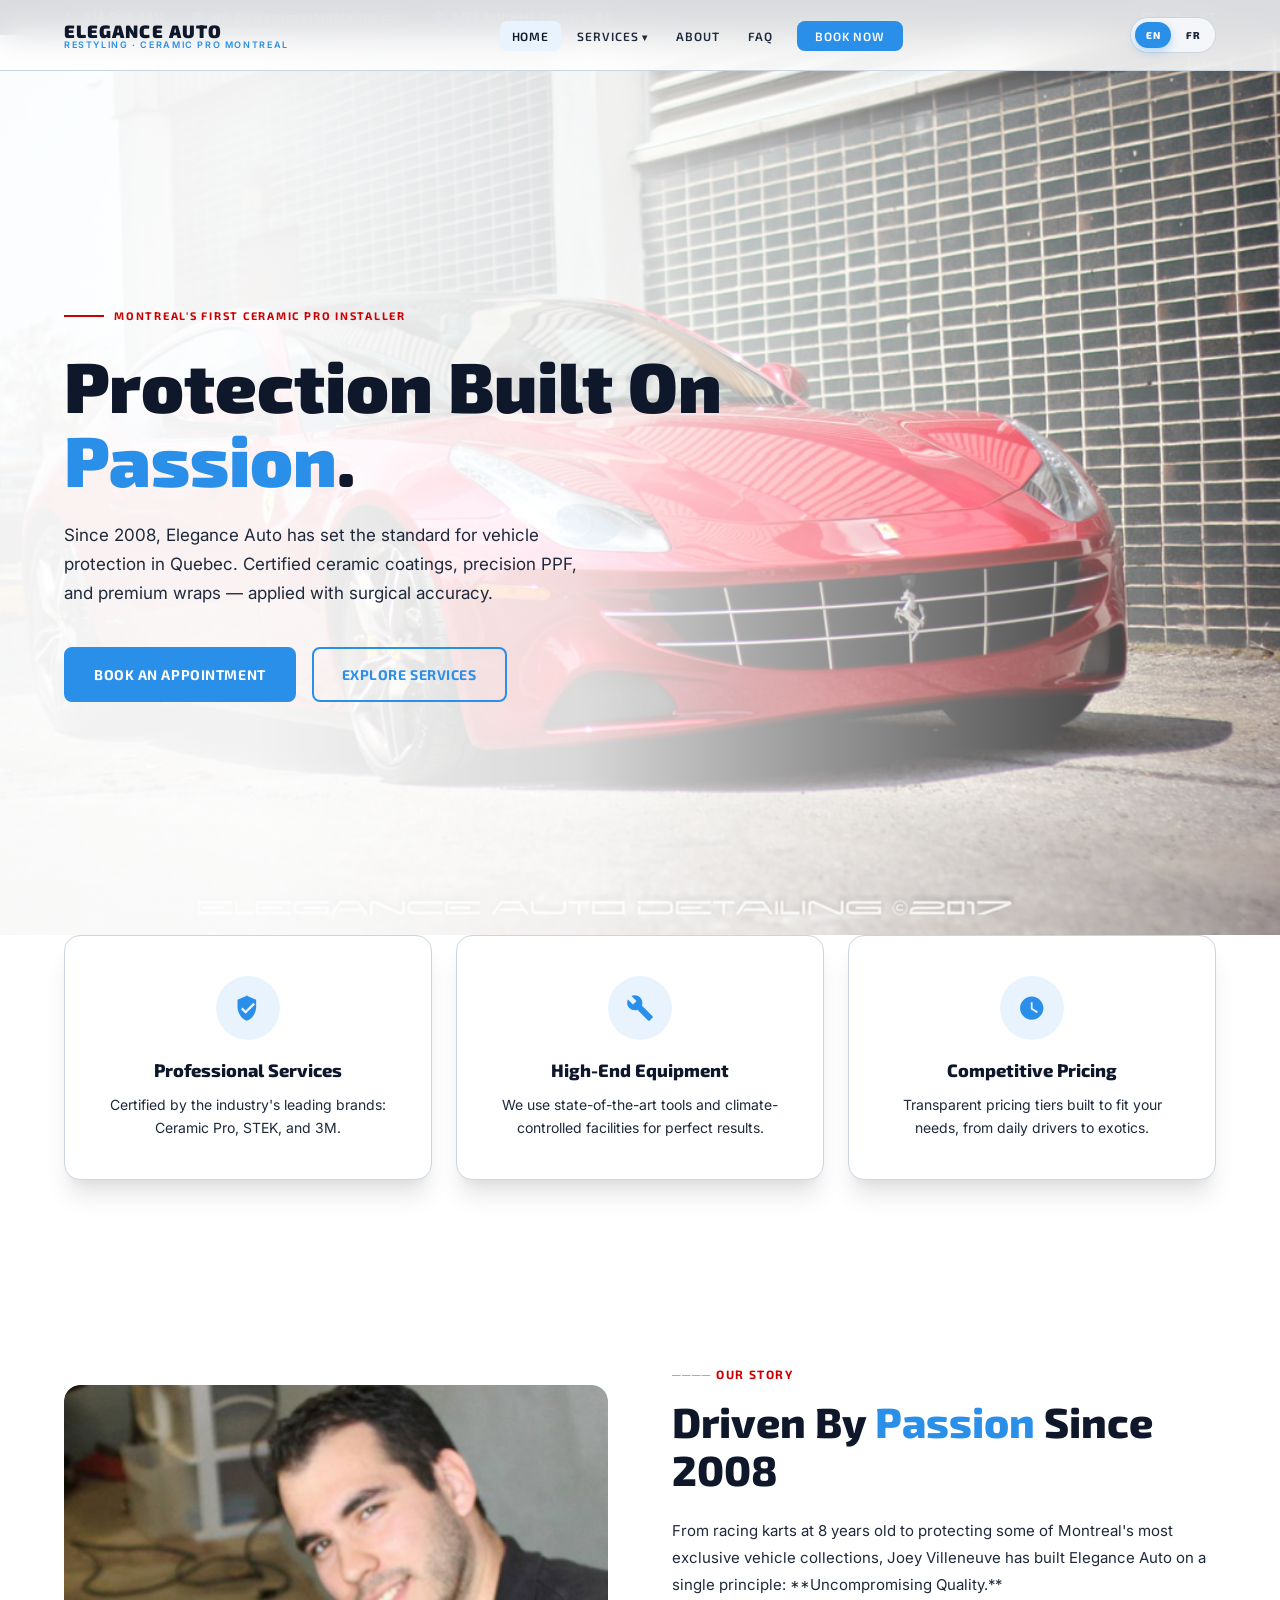
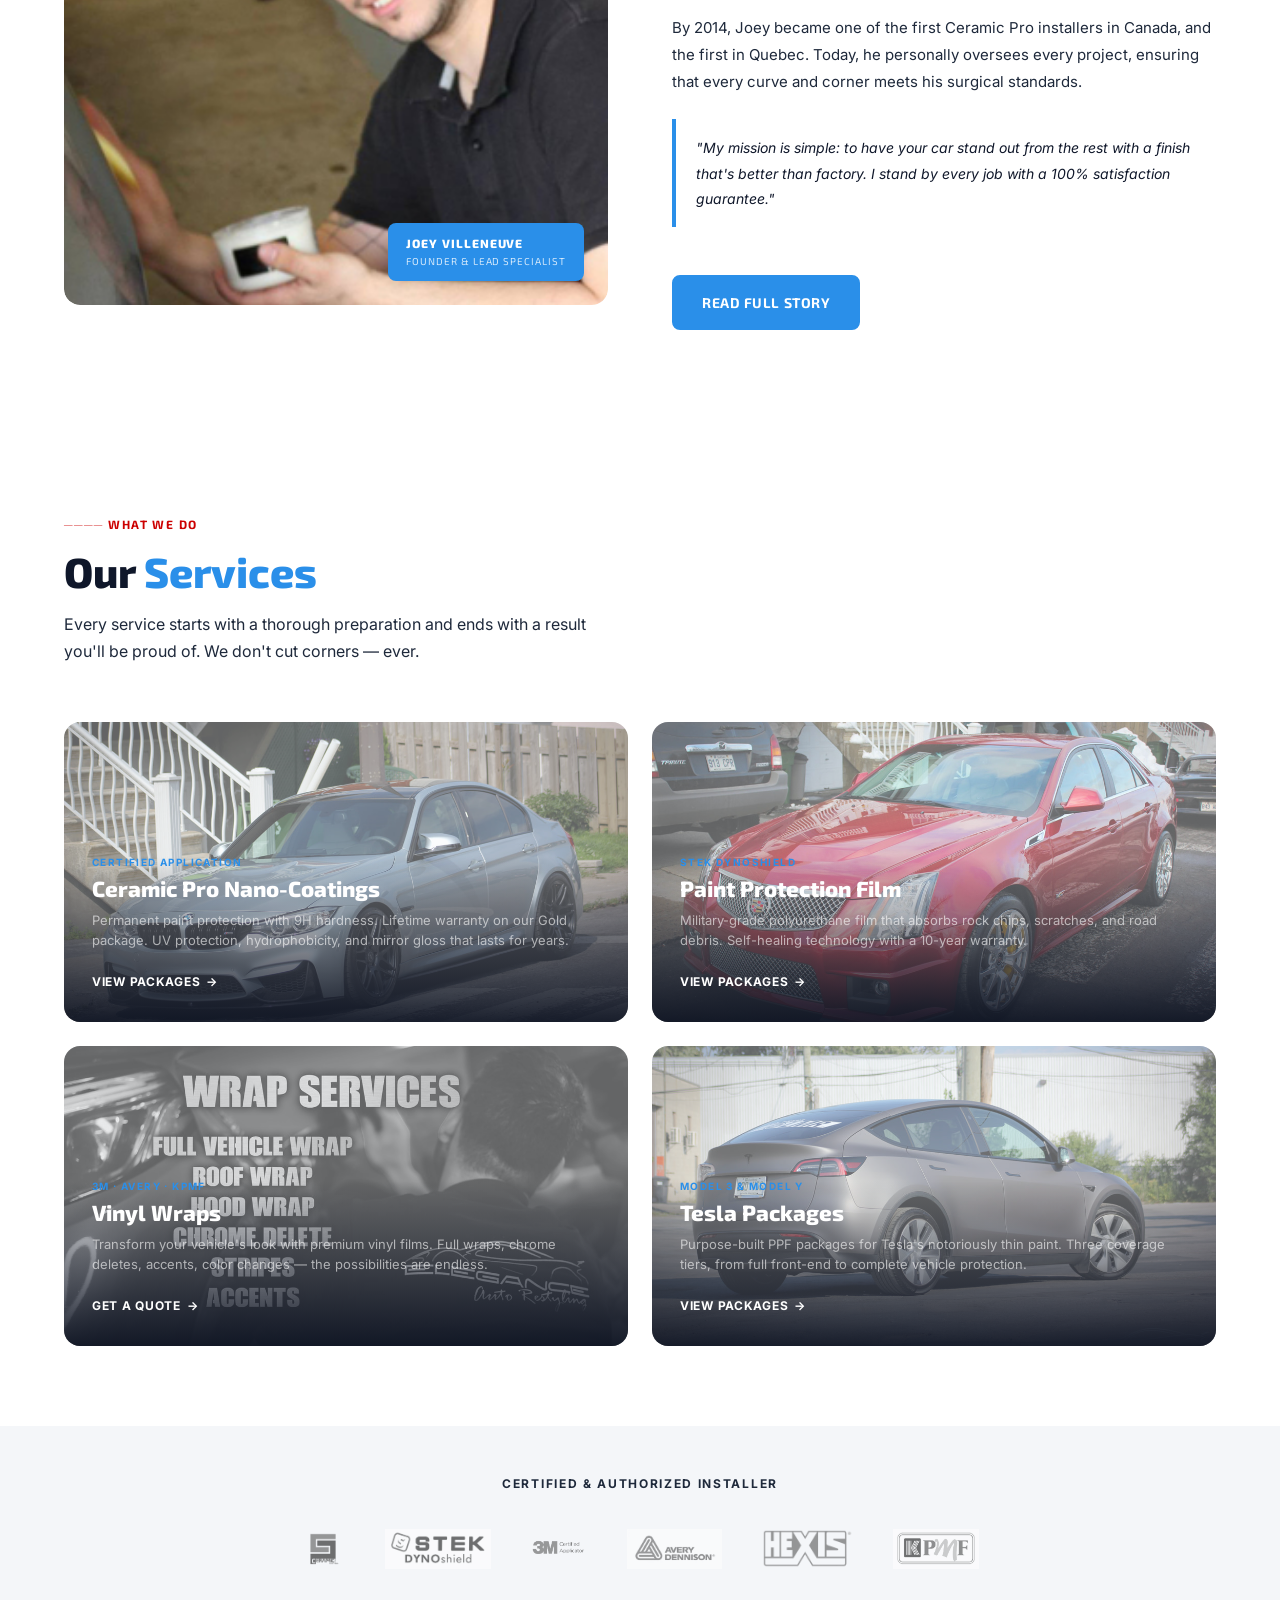
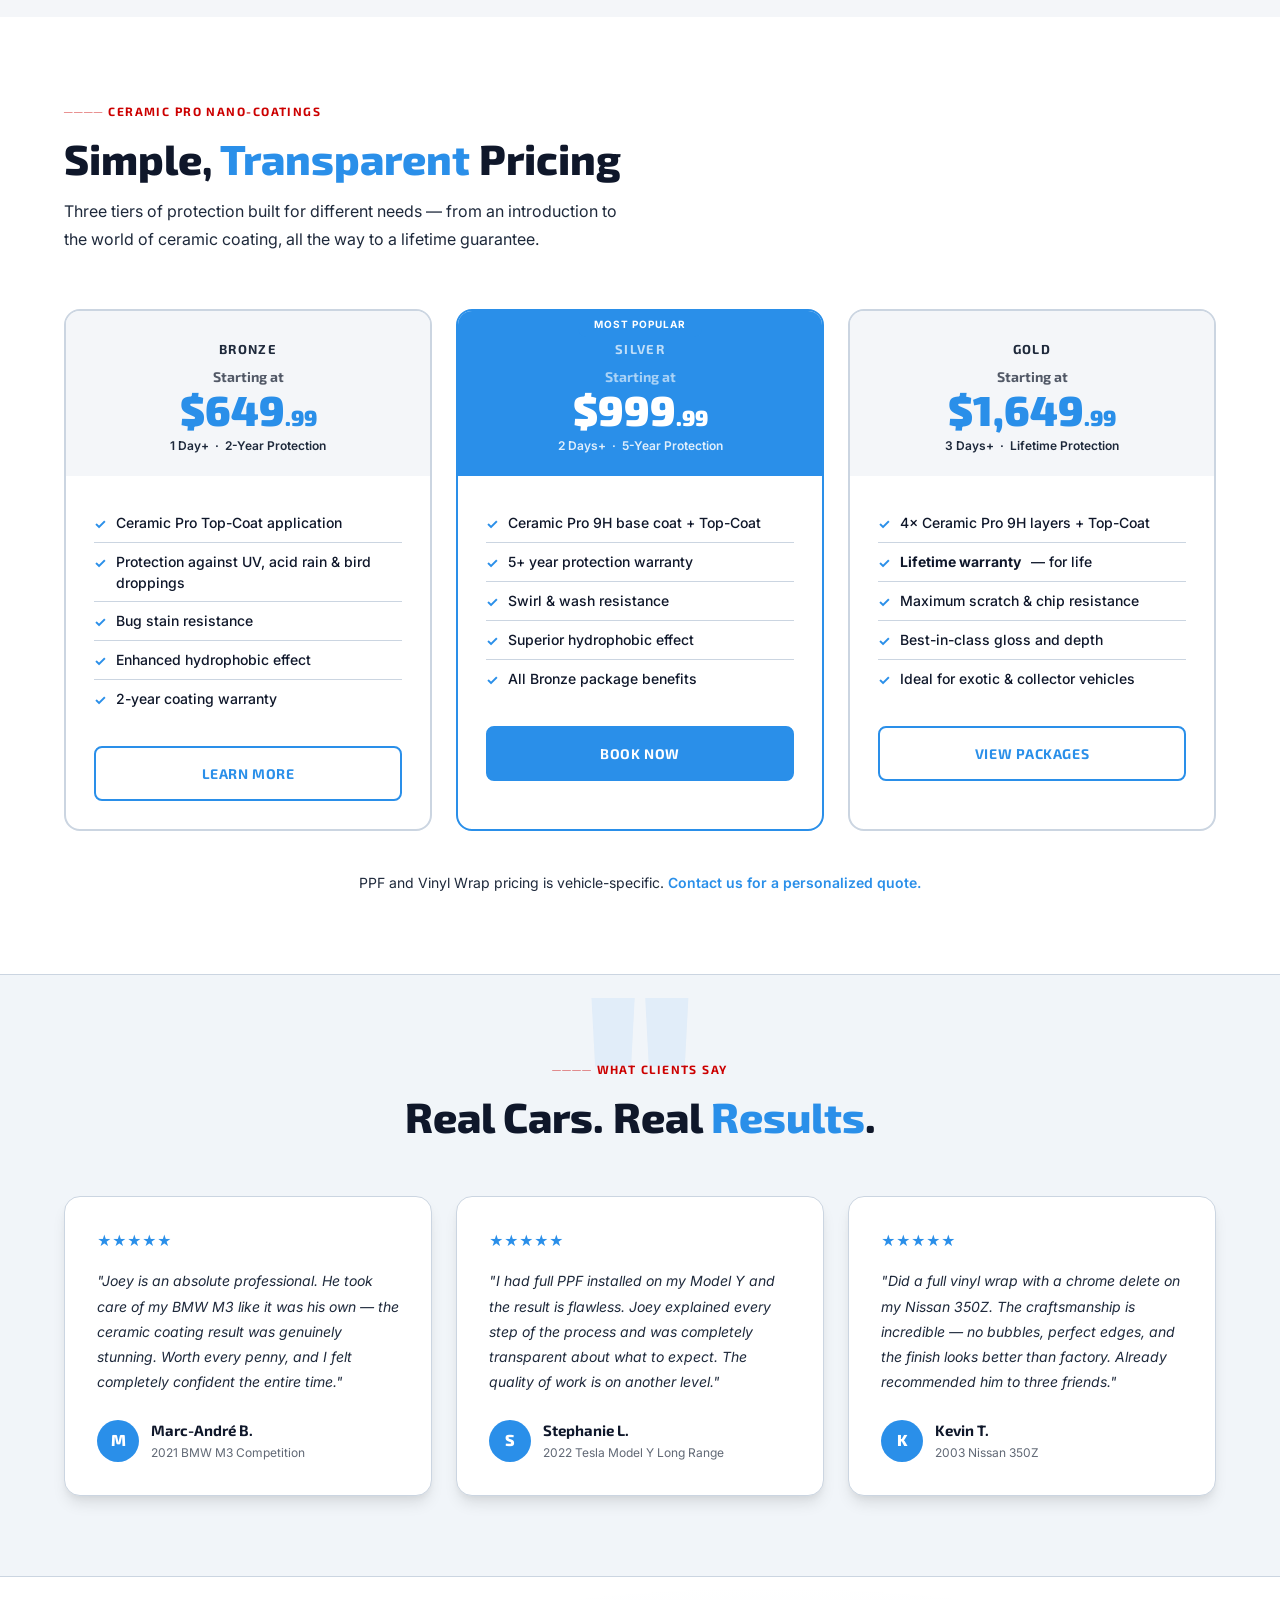
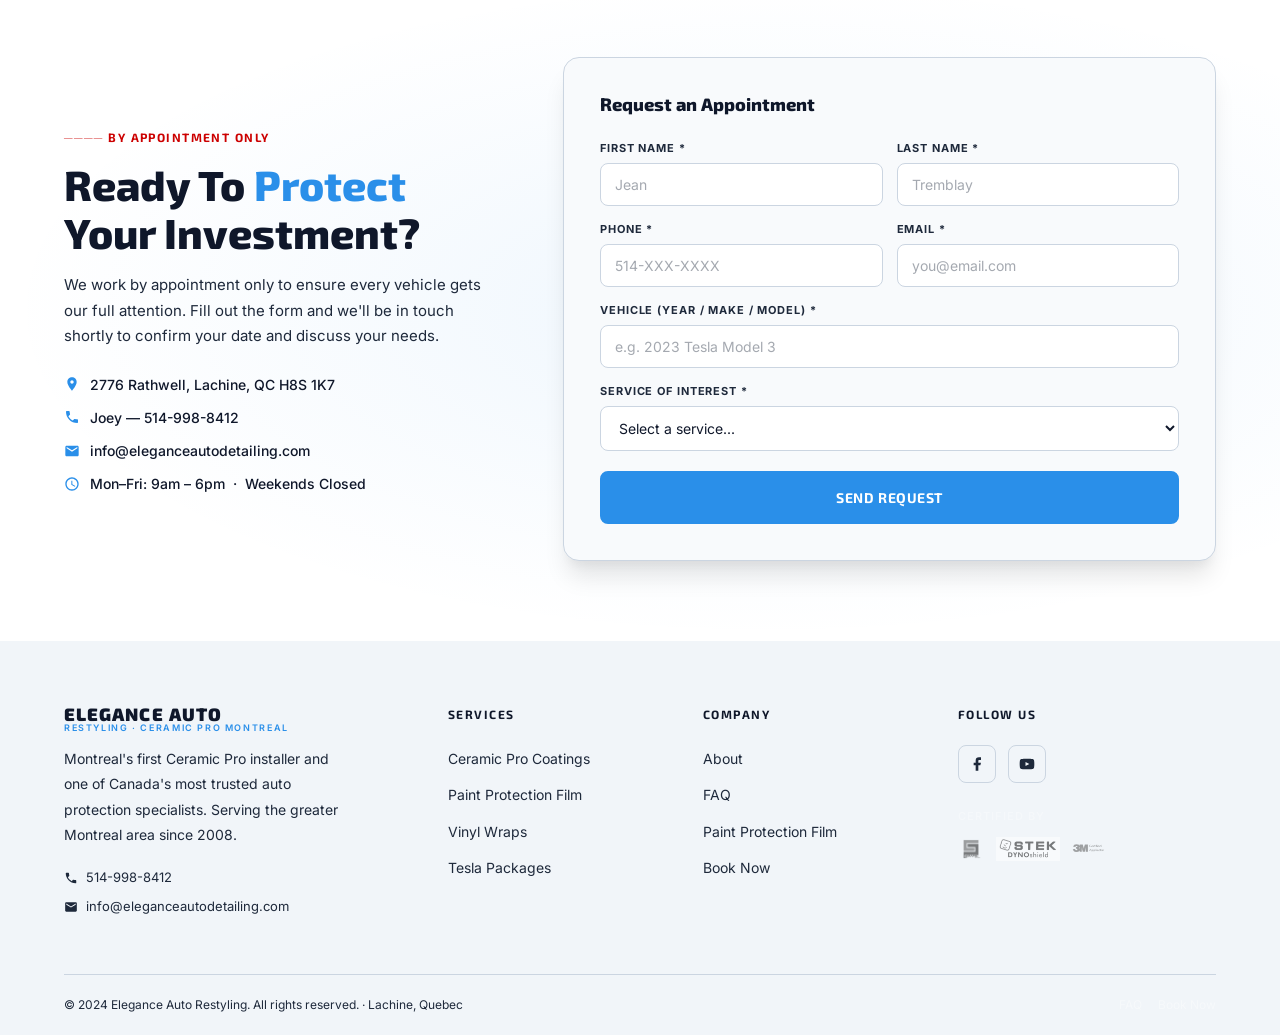
<file: index.html>
<!DOCTYPE html>
<html lang="en">
<head>
  <meta charset="UTF-8" />
  <meta name="viewport" content="width=device-width, initial-scale=1.0" />
  <title>Elegance Auto Restyling — Ceramic Pro Montreal | PPF | Vinyl Wraps</title>
  <meta name="description" content="Montreal's first Ceramic Pro installer. Expert ceramic coatings, paint protection film, and vinyl wraps since 2008. Serving Montreal, Lachine, and surrounding areas." />
  <link rel="stylesheet" href="styles.css" />
</head>
<body>

  <!-- ======================================================
       TOP BAR
  ======================================================= -->
  <div class="top-bar">
    <div class="container top-bar-inner">
      <div class="top-bar-info">
        <span>
          <svg width="14" height="14" fill="none" viewBox="0 0 24 24"><path fill="currentColor" d="M6.62 10.79c1.44 2.83 3.76 5.14 6.59 6.59l2.2-2.2c.27-.27.67-.36 1.02-.24 1.12.37 2.33.57 3.57.57.55 0 1 .45 1 1V20c0 .55-.45 1-1 1-9.39 0-17-7.61-17-17 0-.55.45-1 1-1h3.5c.55 0 1 .45 1 1 0 1.25.2 2.45.57 3.57.11.35.03.74-.25 1.02l-2.2 2.2z"/></svg>
          514-998-8412
        </span>
        <span>
          <svg width="14" height="14" fill="none" viewBox="0 0 24 24"><path fill="currentColor" d="M20 4H4c-1.1 0-1.99.9-1.99 2L2 18c0 1.1.9 2 2 2h16c1.1 0 2-.9 2-2V6c0-1.1-.9-2-2-2zm0 4l-8 5-8-5V6l8 5 8-5v2z"/></svg>
          info@eleganceautodetailing.com
        </span>
        <span>
          <svg width="14" height="14" fill="none" viewBox="0 0 24 24"><path fill="currentColor" d="M12 2C8.13 2 5 5.13 5 9c0 5.25 7 13 7 13s7-7.75 7-13c0-3.87-3.13-7-7-7zm0 9.5c-1.38 0-2.5-1.12-2.5-2.5s1.12-2.5 2.5-2.5 2.5 1.12 2.5 2.5-1.12 2.5-2.5 2.5z"/></svg>
          2776 Rathwell, Lachine, QC
        </span>
      </div>
      <div class="top-bar-social">
        <a href="https://facebook.com" target="_blank">FB</a>
        <a href="https://instagram.com" target="_blank">IG</a>
        <a href="https://youtube.com" target="_blank">YT</a>
      </div>
    </div>
  </div>

  <!-- ======================================================
       NAVIGATION
  ======================================================= -->
  <nav class="nav">
    <div class="container">
      <div class="nav-inner">

        <a href="index.html" class="nav-logo" style="text-decoration:none;">
          <span class="nav-logo-main">Elegance Auto</span>
          <span class="nav-logo-sub" data-i18n="nav_logo_sub">Restyling · Ceramic Pro Montreal</span>
        </a>

        <ul class="nav-links">
          <li><a href="index.html" class="active" data-i18n="nav_home">Home</a></li>
          <li class="nav-dropdown">
            <a href="#" data-i18n="nav_services">Services</a>
            <ul class="nav-dropdown-menu">
              <li><a href="ceramic-coating.html" data-i18n="nav_ceramic">Ceramic Pro Coatings</a></li>
              <li><a href="ppf.html" data-i18n="nav_ppf">Paint Protection Film</a></li>
              <li><a href="vinyl-wraps.html" data-i18n="nav_vinyl">Vinyl Wraps</a></li>
              <li><a href="tesla.html" data-i18n="nav_tesla">Tesla Packages</a></li>
            </ul>
          </li>
          <li><a href="about.html" data-i18n="nav_about">About</a></li>
          <li><a href="faq.html" data-i18n="nav_faq">FAQ</a></li>
          <li><a href="contact.html" class="nav-cta" data-i18n="nav_book">Book Now</a></li>
        </ul>

        <div class="lang-switch" id="lang-toggle" role="button" aria-label="Switch language">
          <div class="lang-switch-cursor"></div>
          <div class="lang-switch-btn active" data-value="en">EN</div>
          <div class="lang-switch-btn" data-value="fr">FR</div>
        </div>

        <div class="nav-hamburger" role="button" aria-label="Toggle menu">
          <span></span><span></span><span></span>
        </div>

      </div>
    </div>
    <div class="nav-mobile">
      <div class="lang-switch" id="lang-toggle-mobile" role="button" aria-label="Switch language">
        <div class="lang-switch-cursor"></div>
        <div class="lang-switch-btn active" data-value="en">EN</div>
        <div class="lang-switch-btn" data-value="fr">FR</div>
      </div>
      <a href="index.html" data-i18n="nav_home">Home</a>
      <a href="ceramic-coating.html" data-i18n="nav_ceramic">Ceramic Coatings</a>
      <a href="ppf.html" data-i18n="nav_ppf">Paint Protection Film</a>
      <a href="vinyl-wraps.html" data-i18n="nav_vinyl">Vinyl Wraps</a>
      <a href="tesla.html" data-i18n="nav_tesla">Tesla Packages</a>
      <a href="about.html" data-i18n="nav_about">About Joey</a>
      <a href="faq.html" data-i18n="nav_faq">FAQ</a>
      <a href="contact.html" data-i18n="nav_book">Book Now</a>
    </div>
  </nav>

  <!-- ======================================================
       HERO
  ======================================================= -->
  <section class="hero">
    <div class="hero-bg" style="background-image: url('images/hero-ferrari.jpg');"></div>
    <div class="hero-gradient"></div>

    <div class="container">
      <div class="hero-content">
        <div class="hero-eyebrow" data-i18n="hero_eyebrow">Montreal's First Ceramic Pro Installer</div>
        <h1 data-i18n="hero_title">
          Protection Built<br>
          On <span class="highlight">Passion</span>.
        </h1>
        <p class="hero-sub" data-i18n="hero_sub">
          Since 2008, Elegance Auto has set the standard for vehicle protection in Quebec. Certified ceramic coatings, precision PPF, and premium wraps — applied with surgical accuracy.
        </p>
        <div class="hero-ctas">
          <a href="contact.html" class="btn btn-primary" data-i18n="hero_btn_book">Book An Appointment</a>
          <a href="ceramic-coating.html" class="btn btn-outline" data-i18n="hero_btn_services">Explore Services</a>
        </div>
      </div>
    </div>
  </section>

  <!-- ======================================================
       INTRO CARDS (Feature Highlights)
  ======================================================= -->
  <section class="intro-cards">
    <div class="container">
      <div class="intro-cards-grid">
        <div class="intro-card">
          <div class="intro-card-icon">
            <svg width="28" height="28" fill="none" viewBox="0 0 24 24"><path fill="currentColor" d="M12 1L3 5v6c0 5.55 3.84 10.74 8 12 4.16-1.26 8-6.45 8-12V5l-9-4zm-2 16l-4-4 1.41-1.41L10 14.17l6.59-6.59L18 9l-8 8z"/></svg>
          </div>
          <h3 data-i18n="card1_title">Professional Services</h3>
          <p data-i18n="card1_desc">Certified by the industry's leading brands: Ceramic Pro, STEK, and 3M.</p>
        </div>
        <div class="intro-card">
          <div class="intro-card-icon">
            <svg width="28" height="28" fill="none" viewBox="0 0 24 24"><path fill="currentColor" d="M22.7 19l-9.1-9.1c.9-2.3.4-5-1.5-6.9-2-2-5-2.4-7.4-1.3L9 6 6 9 1.6 4.7C.5 7.1.9 10.1 2.9 12.1c1.9 1.9 4.6 2.4 6.9 1.5l9.1 9.1c.4.4 1 .4 1.4 0l2.3-2.3c.5-.4.5-1.1.1-1.4z"/></svg>
          </div>
          <h3 data-i18n="card2_title">High-End Equipment</h3>
          <p data-i18n="card2_desc">We use state-of-the-art tools and climate-controlled facilities for perfect results.</p>
        </div>
        <div class="intro-card">
          <div class="intro-card-icon">
            <svg width="28" height="28" fill="none" viewBox="0 0 24 24"><path fill="currentColor" d="M11.8 2.1c-5.5 0-10 4.5-10 10s4.5 10 10 10 10-4.5 10-10-4.5-10-10-10zm4.2 14.2L11 13V7h1.5v5.2l4.5 2.7-.7 1.4z"/></svg>
          </div>
          <h3 data-i18n="card3_title">Competitive Pricing</h3>
          <p data-i18n="card3_desc">Transparent pricing tiers built to fit your needs, from daily drivers to exotics.</p>
        </div>
      </div>
    </div>
  </section>

  <!-- Remove old features section as it overlaps with new cards -->
  <section class="our-story-section" style="padding: 100px 0; background: var(--white);">
    <div class="container">
      <div class="about-grid">
        <div class="about-image-wrap">
          <img
            src="images/joey-villeneuve.jpg"
            alt="Joey Villeneuve — Owner of Elegance Auto Restyling"
            style="width:100%; border-radius:var(--radius-lg); box-shadow:var(--shadow-md);"
          />
          <div class="about-badge">
            <span data-i18n="story_badge_name">Joey Villeneuve</span><br>
            <span style="font-weight:400; font-size:10px; opacity:0.8;" data-i18n="story_badge_sub">Founder & Lead Specialist</span>
          </div>
        </div>

        <div class="about-content">
          <div class="section-label" data-i18n="story_label">Our Story</div>
          <h2 class="section-title" data-i18n="story_title">Driven By <span class="highlight">Passion</span> Since 2008</h2>

          <p data-i18n="story_p1">From racing karts at 8 years old to protecting some of Montreal's most exclusive vehicle collections, Joey Villeneuve has built Elegance Auto on a single principle: **Uncompromising Quality.**</p>

          <p data-i18n="story_p2">By 2014, Joey became one of the first Ceramic Pro installers in Canada, and the first in Quebec. Today, he personally oversees every project, ensuring that every curve and corner meets his surgical standards.</p>

          <div class="about-highlight">
            <p data-i18n="story_quote">"My mission is simple: to have your car stand out from the rest with a finish that's better than factory. I stand by every job with a 100% satisfaction guarantee."</p>
          </div>

          <a href="about.html" class="btn btn-primary" style="margin-top:24px;" data-i18n="story_btn">Read Full Story</a>
        </div>
      </div>
    </div>
  </section>

  <!-- ======================================================
       SERVICES
  ======================================================= -->
  <section class="services-section">
    <div class="container">
      <div class="section-label" data-i18n="services_label">What We Do</div>
      <h2 class="section-title" data-i18n="services_title">Our <span class="highlight">Services</span></h2>
      <p class="section-sub" data-i18n="services_sub">Every service starts with a thorough preparation and ends with a result you'll be proud of. We don't cut corners — ever.</p>

      <div class="services-grid">

        <a href="ceramic-coating.html" class="service-card">
          <div class="service-card-img" style="background-image: url('images/service-ceramic.jpg');"></div>
          <div class="service-card-overlay"></div>
          <div class="service-card-body">
            <span class="service-card-label" data-i18n="service_ceramic_label">Certified Application</span>
            <h3 class="service-card-title" data-i18n="service_ceramic_title">Ceramic Pro Nano-Coatings</h3>
            <p class="service-card-desc" data-i18n="service_ceramic_desc">Permanent paint protection with 9H hardness. Lifetime warranty on our Gold package. UV protection, hydrophobicity, and mirror gloss that lasts for years.</p>
            <span class="service-card-link" data-i18n="service_view_packages">View Packages</span>
          </div>
        </a>

        <a href="ppf.html" class="service-card">
          <div class="service-card-img" style="background-image: url('images/service-ppf.jpg');"></div>
          <div class="service-card-overlay"></div>
          <div class="service-card-body">
            <span class="service-card-label" data-i18n="service_ppf_label">STEK DYNOshield</span>
            <h3 class="service-card-title" data-i18n="service_ppf_title">Paint Protection Film</h3>
            <p class="service-card-desc" data-i18n="service_ppf_desc">Military-grade polyurethane film that absorbs rock chips, scratches, and road debris. Self-healing technology with a 10-year warranty.</p>
            <span class="service-card-link" data-i18n="service_view_packages">View Packages</span>
          </div>
        </a>

        <a href="vinyl-wraps.html" class="service-card">
          <div class="service-card-img" style="background-image: url('images/service-vinyl.jpg');"></div>
          <div class="service-card-overlay"></div>
          <div class="service-card-body">
            <span class="service-card-label" data-i18n="service_vinyl_label">3M · Avery · KPMF</span>
            <h3 class="service-card-title" data-i18n="service_vinyl_title">Vinyl Wraps</h3>
            <p class="service-card-desc" data-i18n="service_vinyl_desc">Transform your vehicle's look with premium vinyl films. Full wraps, chrome deletes, accents, color changes — the possibilities are endless.</p>
            <span class="service-card-link" data-i18n="service_get_quote">Get a Quote</span>
          </div>
        </a>

        <a href="tesla.html" class="service-card">
          <div class="service-card-img" style="background-image: url('images/service-tesla.jpg');"></div>
          <div class="service-card-overlay"></div>
          <div class="service-card-body">
            <span class="service-card-label" data-i18n="service_tesla_label">Model 3 &amp; Model Y</span>
            <h3 class="service-card-title" data-i18n="service_tesla_title">Tesla Packages</h3>
            <p class="service-card-desc" data-i18n="service_tesla_desc">Purpose-built PPF packages for Tesla's notoriously thin paint. Three coverage tiers, from full front-end to complete vehicle protection.</p>
            <span class="service-card-link" data-i18n="service_view_packages">View Tesla Packages</span>
          </div>
        </a>

      </div>
    </div>
  </section>

  <!-- ======================================================
       CERTIFICATIONS
  ======================================================= -->
  <section class="certs-section compact">
    <div class="container">
      <p class="certs-label">Certified &amp; Authorized Installer</p>
      <div class="certs-grid">
        <img class="cert-logo" src="images/logo-ceramic-pro.png" alt="Ceramic Pro" />
        <img class="cert-logo" src="images/logo-stek.png" alt="STEK" />
        <img class="cert-logo" src="images/logo-3m.png" alt="3M" />
        <img class="cert-logo" src="images/logo-avery.webp" alt="Avery Dennison" />
        <img class="cert-logo" src="images/logo-hexis.webp" alt="HEXIS" />
        <img class="cert-logo" src="images/logo-kpmf.png" alt="KPMF" />
      </div>
    </div>
  </section>

  <!-- ======================================================
       PRICING OVERVIEW (Ceramic Pro)
  ======================================================= -->
  <section class="pricing-section">
    <div class="container">
      <div class="section-label">Ceramic Pro Nano-Coatings</div>
      <h2 class="section-title">Simple, <span class="highlight">Transparent</span> Pricing</h2>
      <p class="section-sub">Three tiers of protection built for different needs — from an introduction to the world of ceramic coating, all the way to a lifetime guarantee.</p>

      <div class="pricing-grid">

        <!-- Bronze -->
        <div class="pricing-card">
          <div class="pricing-header">
            <div class="pricing-tier" data-i18n="pricing_bronze">Bronze</div>
            <div class="pricing-price">
              <span class="from" data-i18n="pricing_from">Starting at</span>
              $649<span style="font-size:22px;">.99</span>
            </div>
            <div class="pricing-duration" data-i18n="pricing_duration_1">1 Day+ &nbsp;·&nbsp; 2-Year Protection</div>
          </div>
          <div class="pricing-body">
            <ul class="pricing-features">
              <li>Ceramic Pro Top-Coat application</li>
              <li>Protection against UV, acid rain &amp; bird droppings</li>
              <li>Bug stain resistance</li>
              <li>Enhanced hydrophobic effect</li>
              <li>2-year coating warranty</li>
            </ul>
            <a href="ceramic-coating.html" class="btn btn-outline">Learn More</a>
          </div>
        </div>

        <!-- Silver -->
        <div class="pricing-card featured">
          <div class="pricing-header">
            <div class="pricing-tier" data-i18n="pricing_silver">Silver</div>
            <div class="pricing-price">
              <span class="from" data-i18n="pricing_from">Starting at</span>
              $999<span style="font-size:22px;">.99</span>
            </div>
            <div class="pricing-duration" data-i18n="pricing_duration_2">2 Days+ &nbsp;·&nbsp; 5-Year Protection</div>
          </div>
          <div class="pricing-body">
            <ul class="pricing-features">
              <li>Ceramic Pro 9H base coat + Top-Coat</li>
              <li>5+ year protection warranty</li>
              <li>Swirl &amp; wash resistance</li>
              <li>Superior hydrophobic effect</li>
              <li>All Bronze package benefits</li>
            </ul>
            <a href="contact.html" class="btn btn-primary" data-i18n="nav_book">Book This Package</a>
          </div>
        </div>

        <!-- Gold -->
        <div class="pricing-card">
          <div class="pricing-header">
            <div class="pricing-tier" data-i18n="pricing_gold">Gold</div>
            <div class="pricing-price">
              <span class="from" data-i18n="pricing_from">Starting at</span>
              $1,649<span style="font-size:22px;">.99</span>
            </div>
            <div class="pricing-duration" data-i18n="pricing_duration_3">3 Days+ &nbsp;·&nbsp; Lifetime Protection</div>
          </div>
          <div class="pricing-body">
            <ul class="pricing-features">
              <li>4× Ceramic Pro 9H layers + Top-Coat</li>
              <li><strong>Lifetime warranty</strong> — for life</li>
              <li>Maximum scratch &amp; chip resistance</li>
              <li>Best-in-class gloss and depth</li>
              <li>Ideal for exotic &amp; collector vehicles</li>
            </ul>
            <a href="ceramic-coating.html" class="btn btn-outline" data-i18n="service_view_packages">Learn More</a>
          </div>
        </div>

      </div>

      <p class="pricing-note">
        PPF and Vinyl Wrap pricing is vehicle-specific. <a href="contact.html">Contact us for a personalized quote.</a>
      </p>
    </div>
  </section>

  <!-- ======================================================
       TESTIMONIALS
  ======================================================= -->
  <section class="testimonials-section">
    <div class="container">
      <div class="testimonials-header">
        <div class="section-label" data-i18n="testi_label">What Clients Say</div>
        <h2 class="section-title" data-i18n="testi_title">Real Cars. Real <span class="highlight">Results</span>.</h2>
      </div>

      <div class="testimonials-grid">

        <div class="testimonial-card">
          <div class="testimonial-stars">★★★★★</div>
          <p class="testimonial-quote">"Joey is an absolute professional. He took care of my BMW M3 like it was his own — the ceramic coating result was genuinely stunning. Worth every penny, and I felt completely confident the entire time."</p>
          <div class="testimonial-author">
            <div class="testimonial-avatar">M</div>
            <div>
              <div class="testimonial-name">Marc-André B.</div>
              <div class="testimonial-vehicle">2021 BMW M3 Competition</div>
            </div>
          </div>
        </div>

        <div class="testimonial-card">
          <div class="testimonial-stars">★★★★★</div>
          <p class="testimonial-quote">"I had full PPF installed on my Model Y and the result is flawless. Joey explained every step of the process and was completely transparent about what to expect. The quality of work is on another level."</p>
          <div class="testimonial-author">
            <div class="testimonial-avatar">S</div>
            <div>
              <div class="testimonial-name">Stephanie L.</div>
              <div class="testimonial-vehicle">2022 Tesla Model Y Long Range</div>
            </div>
          </div>
        </div>

        <div class="testimonial-card">
          <div class="testimonial-stars">★★★★★</div>
          <p class="testimonial-quote">"Did a full vinyl wrap with a chrome delete on my Nissan 350Z. The craftsmanship is incredible — no bubbles, perfect edges, and the finish looks better than factory. Already recommended him to three friends."</p>
          <div class="testimonial-author">
            <div class="testimonial-avatar">K</div>
            <div>
              <div class="testimonial-name">Kevin T.</div>
              <div class="testimonial-vehicle">2003 Nissan 350Z</div>
            </div>
          </div>
        </div>

      </div>
    </div>
  </section>

  <!-- ======================================================
       BOOKING CTA
  ======================================================= -->
  <section class="booking-section">
    <div class="container">
      <div class="booking-grid">

        <div class="booking-left">
          <div class="section-label">By Appointment Only</div>
          <h2>Ready To <span class="highlight">Protect</span> Your Investment?</h2>
          <p>We work by appointment only to ensure every vehicle gets our full attention. Fill out the form and we'll be in touch shortly to confirm your date and discuss your needs.</p>
          <div class="booking-details">
            <div class="booking-detail-item">
              <svg width="16" height="16" fill="none" viewBox="0 0 24 24"><path fill="currentColor" d="M12 2C8.13 2 5 5.13 5 9c0 5.25 7 13 7 13s7-7.75 7-13c0-3.87-3.13-7-7-7zm0 9.5c-1.38 0-2.5-1.12-2.5-2.5s1.12-2.5 2.5-2.5 2.5 1.12 2.5 2.5-1.12 2.5-2.5 2.5z"/></svg>
              <span data-i18n="booking_item_address">2776 Rathwell, Lachine, QC H8S 1K7</span>
            </div>
            <div class="booking-detail-item">
              <svg width="16" height="16" fill="none" viewBox="0 0 24 24"><path fill="currentColor" d="M6.62 10.79c1.44 2.83 3.76 5.14 6.59 6.59l2.2-2.2c.27-.27.67-.36 1.02-.24 1.12.37 2.33.57 3.57.57.55 0 1 .45 1 1V20c0 .55-.45 1-1 1-9.39 0-17-7.61-17-17 0-.55.45-1 1-1h3.5c.55 0 1 .45 1 1 0 1.25.2 2.45.57 3.57.11.35.03.74-.25 1.02l-2.2 2.2z"/></svg>
              <span data-i18n="booking_item_phone">Joey — 514-998-8412</span>
            </div>
            <div class="booking-detail-item">
              <svg width="16" height="16" fill="none" viewBox="0 0 24 24"><path fill="currentColor" d="M20 4H4c-1.1 0-1.99.9-1.99 2L2 18c0 1.1.9 2 2 2h16c1.1 0 2-.9 2-2V6c0-1.1-.9-2-2-2zm0 4l-8 5-8-5V6l8 5 8-5v2z"/></svg>
              info@eleganceautodetailing.com
            </div>
            <div class="booking-detail-item">
              <svg width="16" height="16" fill="none" viewBox="0 0 24 24"><path fill="currentColor" d="M11.99 2C6.47 2 2 6.48 2 12s4.47 10 9.99 10C17.52 22 22 17.52 22 12S17.52 2 11.99 2zM12 20c-4.42 0-8-3.58-8-8s3.58-8 8-8 8 3.58 8 8-3.58 8-8 8zm.5-13H11v6l5.25 3.15.75-1.23-4.5-2.67V7z"/></svg>
              <span data-i18n="booking_item_hours">Mon–Fri: 9am – 6pm &nbsp;·&nbsp; Weekends Closed</span>
            </div>
          </div>
        </div>

        <div class="booking-form">
          <h3 data-i18n="form_h3">Request an Appointment</h3>
          <form action="contact.html" method="get">
            <div class="form-row">
              <div class="form-group">
                <label data-i18n="form_fname">First Name</label>
                <input type="text" placeholder="Jean" />
              </div>
              <div class="form-group">
                <label data-i18n="form_lname">Last Name</label>
                <input type="text" placeholder="Tremblay" />
              </div>
            </div>
            <div class="form-row">
              <div class="form-group">
                <label data-i18n="form_phone">Phone</label>
                <input type="tel" placeholder="514-XXX-XXXX" />
              </div>
              <div class="form-group">
                <label data-i18n="form_email">Email</label>
                <input type="email" placeholder="you@email.com" />
              </div>
            </div>
            <div class="form-row">
              <div class="form-group form-full">
                <label data-i18n="form_vehicle">Vehicle (Year / Make / Model)</label>
                <input type="text" placeholder="e.g. 2023 Tesla Model 3" />
              </div>
            </div>
            <div class="form-row">
              <div class="form-group form-full">
                <label data-i18n="form_service">Service of Interest</label>
                <select>
                  <option value="">Select a service...</option>
                  <option>Ceramic Pro Bronze</option>
                  <option>Ceramic Pro Silver</option>
                  <option>Ceramic Pro Gold</option>
                  <option>Paint Protection Film</option>
                  <option>Vinyl Wrap</option>
                  <option>Tesla Package</option>
                  <option>Not sure — I'd like advice</option>
                </select>
              </div>
            </div>
            <div class="form-submit">
              <button type="submit" class="btn btn-primary">Send Request</button>
            </div>
          </form>
        </div>

      </div>
    </div>
  </section>

  <!-- ======================================================
       FOOTER
  ======================================================= -->
  <footer class="footer">
    <div class="container">
      <div class="footer-grid">

        <div class="footer-brand">
          <a href="index.html" class="nav-logo" style="text-decoration:none;">
            <span class="nav-logo-main">Elegance Auto</span>
            <span class="nav-logo-sub" data-i18n="nav_logo_sub">Restyling · Ceramic Pro Montreal</span>
          </a>
          <p data-i18n="footer_desc">Montreal's first Ceramic Pro installer and one of Canada's most trusted auto protection specialists. Serving the greater Montreal area since 2008.</p>
          <div class="footer-contact">
            <a href="tel:5149988412">
              <svg width="14" height="14" fill="none" viewBox="0 0 24 24"><path fill="currentColor" d="M6.62 10.79c1.44 2.83 3.76 5.14 6.59 6.59l2.2-2.2c.27-.27.67-.36 1.02-.24 1.12.37 2.33.57 3.57.57.55 0 1 .45 1 1V20c0 .55-.45 1-1 1-9.39 0-17-7.61-17-17 0-.55.45-1 1-1h3.5c.55 0 1 .45 1 1 0 1.25.2 2.45.57 3.57.11.35.03.74-.25 1.02l-2.2 2.2z"/></svg>
              514-998-8412
            </a>
            <a href="mailto:info@eleganceautodetailing.com">
              <svg width="14" height="14" fill="none" viewBox="0 0 24 24"><path fill="currentColor" d="M20 4H4c-1.1 0-2 .9-2 2v12c0 1.1.9 2 2 2h16c1.1 0 2-.9 2-2V6c0-1.1-.9-2-2-2zm0 4l-8 5-8-5V6l8 5 8-5v2z"/></svg>
              info@eleganceautodetailing.com
            </a>
          </div>
        </div>

        <div>
          <div class="footer-heading" data-i18n="footer_services">Services</div>
          <ul class="footer-links">
            <li><a href="ceramic-coating.html" data-i18n="nav_ceramic">Ceramic Coatings</a></li>
            <li><a href="ppf.html" data-i18n="nav_ppf">Paint Protection Film</a></li>
            <li><a href="vinyl-wraps.html" data-i18n="nav_vinyl">Vinyl Wraps</a></li>
            <li><a href="tesla.html" data-i18n="nav_tesla">Tesla Packages</a></li>
          </ul>
        </div>

        <div>
          <div class="footer-heading" data-i18n="footer_company">Company</div>
          <ul class="footer-links">
            <li><a href="about.html" data-i18n="nav_about">About Joey</a></li>
            <li><a href="faq.html" data-i18n="nav_faq">FAQ</a></li>
            <li><a href="faq.html#ppf-faq" data-i18n="nav_ppf">PPF FAQ</a></li>
            <li><a href="contact.html" data-i18n="nav_book">Contact &amp; Booking</a></li>
          </ul>
        </div>

        <div>
          <div class="footer-heading">Follow Us</div>
          <div class="footer-social">
            <a href="https://www.facebook.com/pages/Elegance-Auto-Detailing/112193962170449" target="_blank" rel="noopener" title="Facebook">
              <svg width="16" height="16" fill="currentColor" viewBox="0 0 24 24"><path d="M18 2h-3a5 5 0 0 0-5 5v3H7v4h3v8h4v-8h3l1-4h-4V7a1 1 0 0 1 1-1h3z"/></svg>
            </a>
            <a href="https://www.youtube.com/user/EleganceAutoDetails" target="_blank" rel="noopener" title="YouTube">
              <svg width="16" height="16" fill="currentColor" viewBox="0 0 24 24"><path d="M22.54 6.42a2.78 2.78 0 0 0-1.95-1.96C18.88 4 12 4 12 4s-6.88 0-8.59.46A2.78 2.78 0 0 0 1.46 6.42 29 29 0 0 0 1 12a29 29 0 0 0 .46 5.58 2.78 2.78 0 0 0 1.95 1.95C5.12 20 12 20 12 20s6.88 0 8.59-.47a2.78 2.78 0 0 0 1.95-1.95A29 29 0 0 0 23 12a29 29 0 0 0-.46-5.58zM9.75 15.02V8.98L15.5 12l-5.75 3.02z"/></svg>
            </a>
          </div>
          <div class="footer-certifications" style="margin-top:24px;">
            <p>Certified By</p>
            <div class="footer-cert-logos">
              <img src="images/logo-ceramic-pro.png" alt="Ceramic Pro" />
              <img src="images/logo-stek.png" alt="STEK" />
              <img src="images/logo-3m.png" alt="3M" />
            </div>
          </div>
        </div>

      </div>

      <div class="footer-bottom">
        <span data-i18n="footer_rights">© 2024 Elegance Auto Restyling. All rights reserved. · Lachine, Quebec</span>
        <div style="display:flex; gap:16px;">
          <a href="faq.html" data-i18n="nav_faq">FAQ</a>
          <a href="contact.html" data-i18n="nav_book">Contact</a>
        </div>
      </div>
    </div>
  </footer>

  <script src="js/main.js"></script>
</body>
</html>
</file>
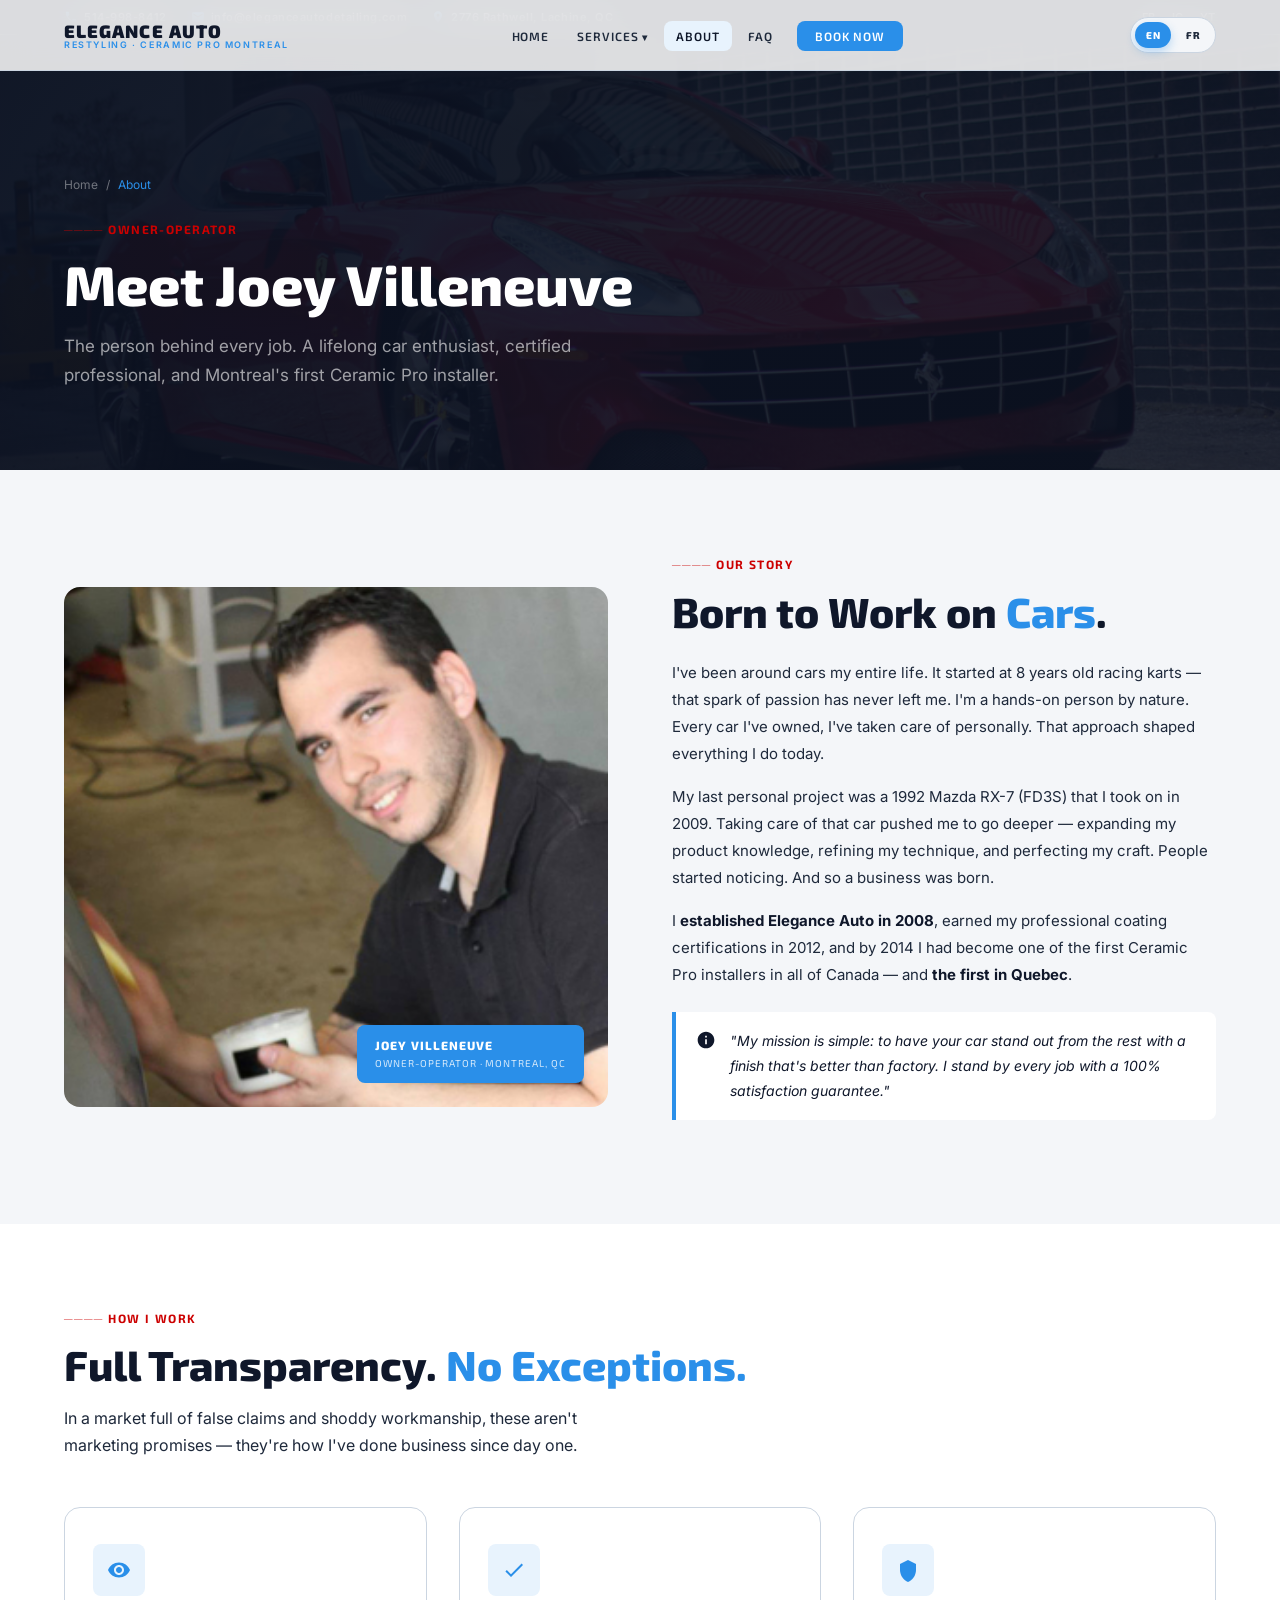
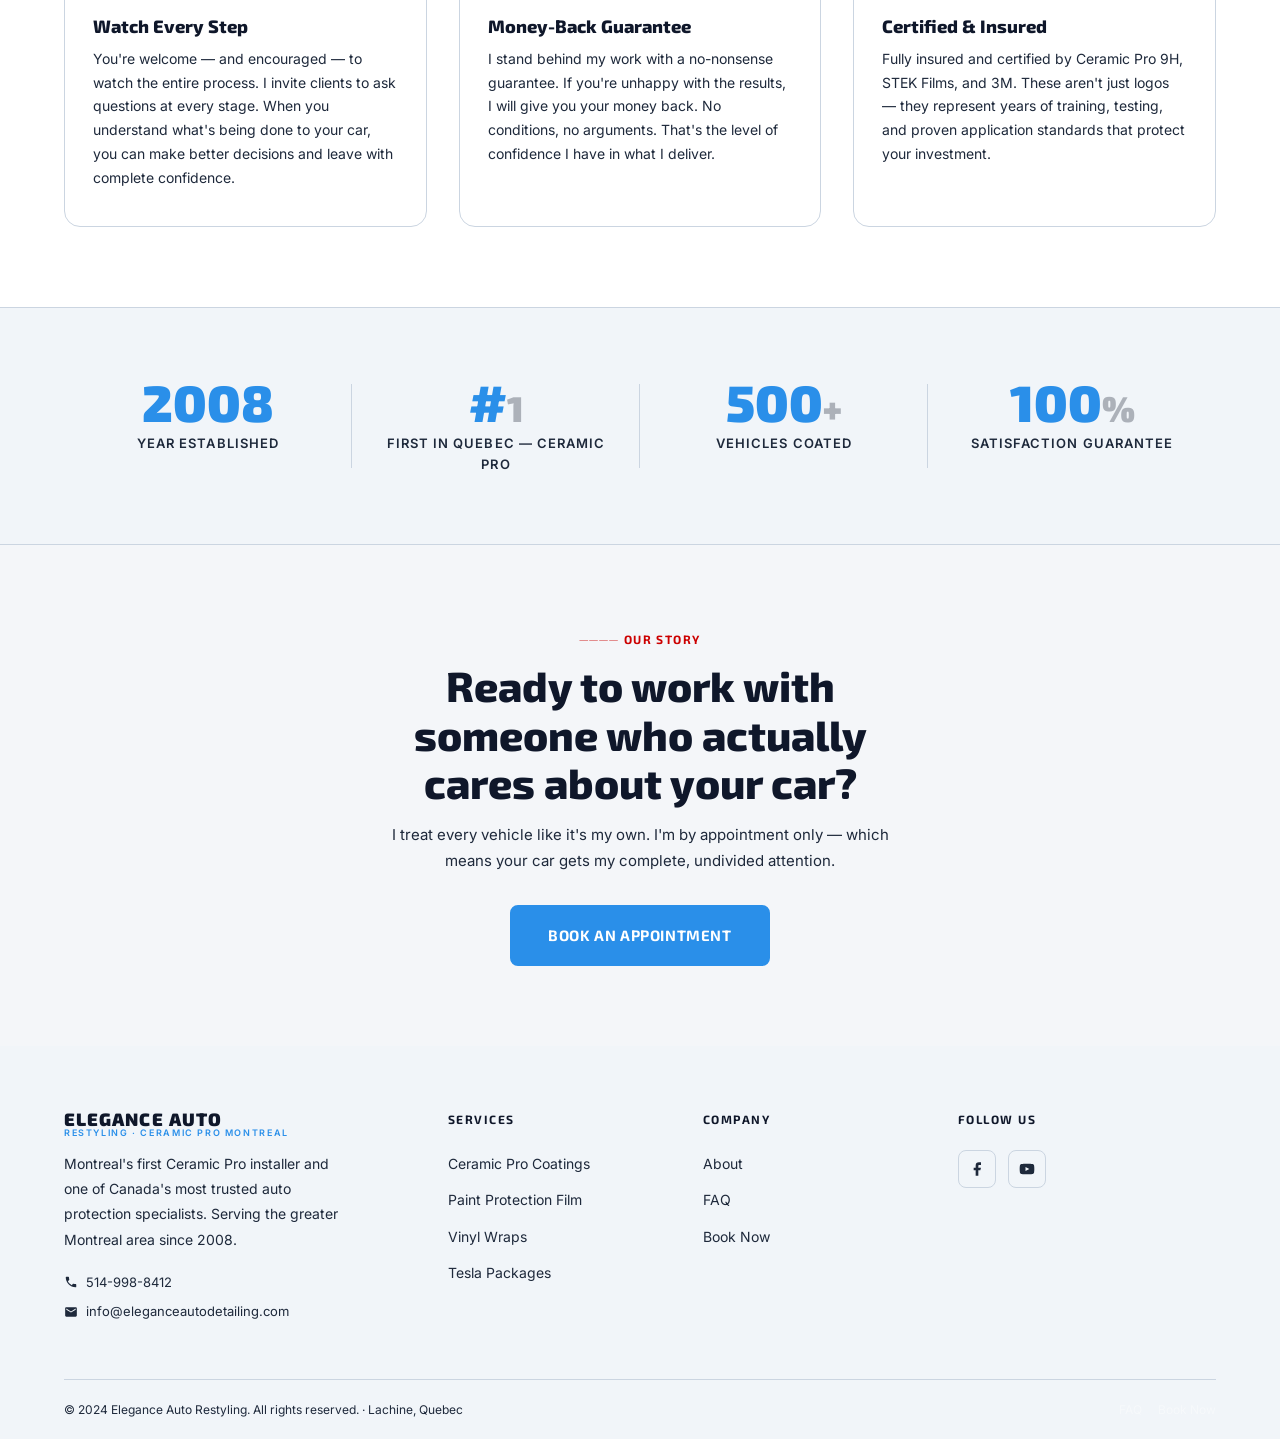
<file: about.html>
<!DOCTYPE html>
<html lang="en">
<head>
  <meta charset="UTF-8" />
  <meta name="viewport" content="width=device-width, initial-scale=1.0" />
  <title>About Joey Villeneuve — Elegance Auto Restyling Montreal</title>
  <meta name="description" content="Meet Joey Villeneuve, owner-operator of Elegance Auto Restyling. The first Ceramic Pro installer in Quebec, in the industry since 2008, with a passion for cars since childhood." />
  <link rel="stylesheet" href="styles.css" />
</head>
<body>

  <!-- ======================================================
       TOP BAR
  ======================================================= -->
  <div class="top-bar">
    <div class="container top-bar-inner">
      <div class="top-bar-info">
        <span>
          <svg width="14" height="14" fill="none" viewBox="0 0 24 24"><path fill="currentColor" d="M6.62 10.79c1.44 2.83 3.76 5.14 6.59 6.59l2.2-2.2c.27-.27.67-.36 1.02-.24 1.12.37 2.33.57 3.57.57.55 0 1 .45 1 1V20c0 .55-.45 1-1 1-9.39 0-17-7.61-17-17 0-.55.45-1 1-1h3.5c.55 0 1 .45 1 1 0 1.25.2 2.45.57 3.57.11.35.03.74-.25 1.02l-2.2 2.2z"/></svg>
          514-998-8412
        </span>
        <span>
          <svg width="14" height="14" fill="none" viewBox="0 0 24 24"><path fill="currentColor" d="M20 4H4c-1.1 0-1.99.9-1.99 2L2 18c0 1.1.9 2 2 2h16c1.1 0 2-.9 2-2V6c0-1.1-.9-2-2-2zm0 4l-8 5-8-5V6l8 5 8-5v2z"/></svg>
          info@eleganceautodetailing.com
        </span>
        <span>
          <svg width="14" height="14" fill="none" viewBox="0 0 24 24"><path fill="currentColor" d="M12 2C8.13 2 5 5.13 5 9c0 5.25 7 13 7 13s7-7.75 7-13c0-3.87-3.13-7-7-7zm0 9.5c-1.38 0-2.5-1.12-2.5-2.5s1.12-2.5 2.5-2.5 2.5 1.12 2.5 2.5-1.12 2.5-2.5 2.5z"/></svg>
          2776 Rathwell, Lachine, QC
        </span>
      </div>
      <div class="top-bar-social">
        <a href="https://facebook.com" target="_blank">FB</a>
        <a href="https://instagram.com" target="_blank">IG</a>
        <a href="https://youtube.com" target="_blank">YT</a>
      </div>
    </div>
  </div>

  <nav class="nav">
    <div class="container">
      <div class="nav-inner">
        <a href="index.html" class="nav-logo" style="text-decoration:none;">
          <span class="nav-logo-main">Elegance Auto</span>
          <span class="nav-logo-sub" data-i18n="nav_logo_sub">Restyling · Ceramic Pro Montreal</span>
        </a>
        <ul class="nav-links">
          <li><a href="index.html" data-i18n="nav_home">Home</a></li>
          <li class="nav-dropdown">
            <a href="#" data-i18n="nav_services">Services</a>
            <ul class="nav-dropdown-menu">
              <li><a href="ceramic-coating.html" data-i18n="nav_ceramic">Ceramic Pro Coatings</a></li>
              <li><a href="ppf.html" data-i18n="nav_ppf">Paint Protection Film</a></li>
              <li><a href="vinyl-wraps.html" data-i18n="nav_vinyl">Vinyl Wraps</a></li>
              <li><a href="tesla.html" data-i18n="nav_tesla">Tesla Packages</a></li>
            </ul>
          </li>
          <li><a href="about.html" class="active" data-i18n="nav_about">About</a></li>
          <li><a href="faq.html" data-i18n="nav_faq">FAQ</a></li>
          <li><a href="contact.html" class="nav-cta" data-i18n="nav_book">Book Now</a></li>
        </ul>
        <div class="lang-switch" id="lang-toggle" role="button" aria-label="Switch language">
          <div class="lang-switch-cursor"></div>
          <div class="lang-switch-btn active" data-value="en">EN</div>
          <div class="lang-switch-btn" data-value="fr">FR</div>
        </div>
        <div class="nav-hamburger"><span></span><span></span><span></span></div>
      </div>
    </div>
    <div class="nav-mobile">
      <div class="lang-switch" id="lang-toggle-mobile" role="button" aria-label="Switch language">
        <div class="lang-switch-cursor"></div>
        <div class="lang-switch-btn active" data-value="en">EN</div>
        <div class="lang-switch-btn" data-value="fr">FR</div>
      </div>
      <a href="index.html" data-i18n="nav_home">Home</a>
      <a href="ceramic-coating.html" data-i18n="nav_ceramic">Ceramic Coatings</a>
      <a href="ppf.html" data-i18n="nav_ppf">Paint Protection Film</a>
      <a href="vinyl-wraps.html" data-i18n="nav_vinyl">Vinyl Wraps</a>
      <a href="tesla.html" data-i18n="nav_tesla">Tesla Packages</a>
      <a href="about.html" data-i18n="nav_about">About Joey</a>
      <a href="faq.html" data-i18n="nav_faq">FAQ</a>
      <a href="contact.html" data-i18n="nav_book">Book Now</a>
    </div>
  </nav>

  <!-- PAGE HERO -->
  <div class="page-hero">
    <div class="page-hero-bg" style="background-image: url('images/hero-ferrari.jpg');"></div>
    <div class="page-hero-gradient"></div>
    <div class="container">
      <div class="page-hero-content">
        <div class="breadcrumb"><a href="index.html" data-i18n="nav_home">Home</a> / <span data-i18n="nav_about">About</span></div>
        <div class="section-label" data-i18n="about_eyebrow">Owner-Operator</div>
        <h1 data-i18n="about_title">Meet <span class="highlight">Joey Villeneuve</span></h1>
        <p data-i18n="about_sub">The person behind every job. A lifelong car enthusiast, certified professional, and Montreal's first Ceramic Pro installer.</p>
      </div>
    </div>
  </div>

  <!-- STORY -->
  <section class="about-section">
    <div class="container">
      <div class="about-grid">
        <div class="about-image-wrap">
          <img src="images/joey-villeneuve.jpg" alt="Joey Villeneuve — Owner, Elegance Auto Restyling" />
          <div class="about-badge">
            <span data-i18n="story_badge_name">Joey Villeneuve</span><br>
            <span style="font-weight:400;font-size:10px;opacity:0.8;" data-i18n="about_badge_sub">Owner-Operator · Montreal, QC</span>
          </div>
        </div>
        <div class="about-content">
          <div class="section-label" data-i18n="story_label">The Story</div>
          <h2 class="section-title" data-i18n="about_story_title">Born to Work on <span class="highlight">Cars</span>.</h2>
          <p data-i18n="about_p1">I've been around cars my entire life. It started at 8 years old racing karts — that spark of passion has never left me. I'm a hands-on person by nature. Every car I've owned, I've taken care of personally. That approach shaped everything I do today.</p>
          <p data-i18n="about_p2">My last personal project was a 1992 Mazda RX-7 (FD3S) that I took on in 2009. Taking care of that car pushed me to go deeper — expanding my product knowledge, refining my technique, and perfecting my craft. People started noticing. And so a business was born.</p>
          <p data-i18n="about_p3">I <strong>established Elegance Auto in 2008</strong>, earned my professional coating certifications in 2012, and by 2014 I had become one of the first Ceramic Pro installers in all of Canada — and <strong>the first in Quebec</strong>.</p>

          <div class="about-highlight">
            <svg width="20" height="20" fill="none" viewBox="0 0 24 24" style="flex-shrink:0;margin-top:2px;"><path fill="currentColor" d="M12 2C6.48 2 2 6.48 2 12s4.48 10 10 10 10-4.48 10-10S17.52 2 12 2zm1 15h-2v-6h2v6zm0-8h-2V7h2v2z"/></svg>
            <p data-i18n="story_quote">"My mission is simple: get your car looking its best, and having it stand out from the rest. A beautiful final product and unmatched professionalism and customer service is what I aim for. I stand by my work — if you are unhappy with the results, I will give you your money back. It's that simple."</p>
          </div>
        </div>
      </div>
    </div>
  </section>

  <!-- VALUES -->
  <section style="background: var(--white); padding: 80px 0;">
    <div class="container">
      <div class="section-label" data-i18n="about_how_label">How I Work</div>
      <h2 class="section-title" data-i18n="about_how_title">Full Transparency. <span class="highlight">No Exceptions.</span></h2>
      <p class="section-sub" data-i18n="about_how_sub">In a market full of false claims and shoddy workmanship, these aren't marketing promises — they're how I've done business since day one.</p>

      <div class="features-grid" style="margin-top:48px;">
        <div class="feature-card">
          <div class="feature-icon">
            <svg width="24" height="24" fill="none" viewBox="0 0 24 24"><path fill="currentColor" d="M12 4.5C7 4.5 2.73 7.61 1 12c1.73 4.39 6 7.5 11 7.5s9.27-3.11 11-7.5c-1.73-4.39-6-7.5-11-7.5zM12 17c-2.76 0-5-2.24-5-5s2.24-5 5-5 5 2.24 5 5-2.24 5-5 5zm0-8c-1.66 0-3 1.34-3 3s1.34 3 3 3 3-1.34 3-3-1.34-3-3-3z"/></svg>
          </div>
          <h3 data-i18n="about_watch_title">Watch Every Step</h3>
          <p data-i18n="about_watch_desc">You're welcome — and encouraged — to watch the entire process. I invite clients to ask questions at every stage. When you understand what's being done to your car, you can make better decisions and leave with complete confidence.</p>
        </div>
        <div class="feature-card">
          <div class="feature-icon">
            <svg width="24" height="24" fill="none" viewBox="0 0 24 24"><path fill="currentColor" d="M9 16.17L4.83 12l-1.42 1.41L9 19 21 7l-1.41-1.41L9 16.17z"/></svg>
          </div>
          <h3 data-i18n="about_money_title">Money-Back Guarantee</h3>
          <p data-i18n="about_money_desc">I stand behind my work with a no-nonsense guarantee. If you're unhappy with the results, I will give you your money back. No conditions, no arguments. That's the level of confidence I have in what I deliver.</p>
        </div>
        <div class="feature-card">
          <div class="feature-icon">
            <svg width="24" height="24" fill="none" viewBox="0 0 24 24"><path fill="currentColor" d="M12 2L4 6v6c0 5.55 3.84 10.74 8 12 4.16-1.26 8-6.45 8-12V6l-8-4z"/></svg>
          </div>
          <h3 data-i18n="about_cert_title">Certified &amp; Insured</h3>
          <p data-i18n="about_cert_desc">Fully insured and certified by Ceramic Pro 9H, STEK Films, and 3M. These aren't just logos — they represent years of training, testing, and proven application standards that protect your investment.</p>
        </div>
      </div>
    </div>
  </section>

  <!-- STATS -->
  <section class="stats-section compact">
    <div class="container">
      <div class="stats-grid">
        <div class="stat-item"><div class="stat-number">2008</div><div class="stat-label">Year Established</div></div>
        <div class="stat-item"><div class="stat-number">#<span>1</span></div><div class="stat-label">First in Quebec — Ceramic Pro</div></div>
        <div class="stat-item"><div class="stat-number">500<span>+</span></div><div class="stat-label">Vehicles Coated</div></div>
        <div class="stat-item"><div class="stat-number">100<span>%</span></div><div class="stat-label">Satisfaction Guarantee</div></div>
      </div>
    </div>
  </section>

  <!-- CTA -->
  <section style="background: var(--gray-light); padding: 80px 0; text-align:center;">
    <div class="container">
      <div class="section-label" data-i18n="story_label">Work With Joey</div>
      <h2 class="section-title" style="max-width:560px; margin:0 auto 16px;" data-i18n="about_cta_title">Ready to work with someone who actually cares about your car?</h2>
      <p style="color:var(--gray); max-width:500px; margin:0 auto 32px; font-size:15px; line-height:1.7;" data-i18n="about_cta_sub">I treat every vehicle like it's my own. I'm by appointment only — which means your car gets my complete, undivided attention.</p>
      <a href="contact.html" class="btn btn-primary" style="font-size:15px; padding:16px 36px;" data-i18n="about_cta_btn">Book an Appointment</a>
    </div>
  </section>

  <footer class="footer">
    <div class="container">
      <div class="footer-grid">
        <div class="footer-brand">
          <a href="index.html" class="nav-logo" style="text-decoration:none;"><span class="nav-logo-main">Elegance Auto</span><span class="nav-logo-sub" data-i18n="nav_logo_sub">Restyling · Ceramic Pro Montreal</span></a>
          <p data-i18n="footer_desc">Montreal's first Ceramic Pro installer and one of Canada's most trusted auto protection specialists. Serving the greater Montreal area since 2008.</p>
          <div class="footer-contact">
            <a href="tel:5149988412"><svg width="14" height="14" fill="none" viewBox="0 0 24 24"><path fill="currentColor" d="M6.62 10.79c1.44 2.83 3.76 5.14 6.59 6.59l2.2-2.2c.27-.27.67-.36 1.02-.24 1.12.37 2.33.57 3.57.57.55 0 1 .45 1 1V20c0 .55-.45 1-1 1-9.39 0-17-7.61-17-17 0-.55.45-1 1-1h3.5c.55 0 1 .45 1 1 0 1.25.2 2.45.57 3.57.11.35.03.74-.25 1.02l-2.2 2.2z"/></svg>514-998-8412</a>
            <a href="mailto:info@eleganceautodetailing.com"><svg width="14" height="14" fill="none" viewBox="0 0 24 24"><path fill="currentColor" d="M20 4H4c-1.1 0-2 .9-2 2v12c0 1.1.9 2 2 2h16c1.1 0 2-.9 2-2V6c0-1.1-.9-2-2-2zm0 4l-8 5-8-5V6l8 5 8-5v2z"/></svg>info@eleganceautodetailing.com</a>
          </div>
        </div>
        <div><div class="footer-heading" data-i18n="footer_services">Services</div><ul class="footer-links"><li><a href="ceramic-coating.html" data-i18n="nav_ceramic">Ceramic Coatings</a></li><li><a href="ppf.html" data-i18n="nav_ppf">Paint Protection Film</a></li><li><a href="vinyl-wraps.html" data-i18n="nav_vinyl">Vinyl Wraps</a></li><li><a href="tesla.html" data-i18n="nav_tesla">Tesla Packages</a></li></ul></div>
        <div><div class="footer-heading" data-i18n="footer_company">Company</div><ul class="footer-links"><li><a href="about.html" data-i18n="nav_about">About Joey</a></li><li><a href="faq.html" data-i18n="nav_faq">FAQ</a></li><li><a href="contact.html" data-i18n="nav_book">Book an Appointment</a></li></ul></div>
        <div><div class="footer-heading" data-i18n="footer_follow">Follow Us</div><div class="footer-social"><a href="https://www.facebook.com/pages/Elegance-Auto-Detailing/112193962170449" target="_blank" rel="noopener"><svg width="16" height="16" fill="currentColor" viewBox="0 0 24 24"><path d="M18 2h-3a5 5 0 0 0-5 5v3H7v4h3v8h4v-8h3l1-4h-4V7a1 1 0 0 1 1-1h3z"/></svg></a><a href="https://www.youtube.com/user/EleganceAutoDetails" target="_blank" rel="noopener"><svg width="16" height="16" fill="currentColor" viewBox="0 0 24 24"><path d="M22.54 6.42a2.78 2.78 0 0 0-1.95-1.96C18.88 4 12 4 12 4s-6.88 0-8.59.46A2.78 2.78 0 0 0 1.46 6.42 29 29 0 0 0 1 12a29 29 0 0 0 .46 5.58 2.78 2.78 0 0 0 1.95 1.95C5.12 20 12 20 12 20s6.88 0 8.59-.47a2.78 2.78 0 0 0 1.95-1.95A29 29 0 0 0 23 12a29 29 0 0 0-.46-5.58zM9.75 15.02V8.98L15.5 12l-5.75 3.02z"/></svg></a></div></div>
      </div>
      <div class="footer-bottom"><span data-i18n="footer_rights">© 2024 Elegance Auto Restyling. All rights reserved.</span><div style="display:flex;gap:16px;"><a href="faq.html" data-i18n="nav_faq">FAQ</a><a href="contact.html" data-i18n="nav_book">Contact</a></div></div>
    </div>
  </footer>

  <script src="js/main.js"></script>
</body>
</html>
</file>
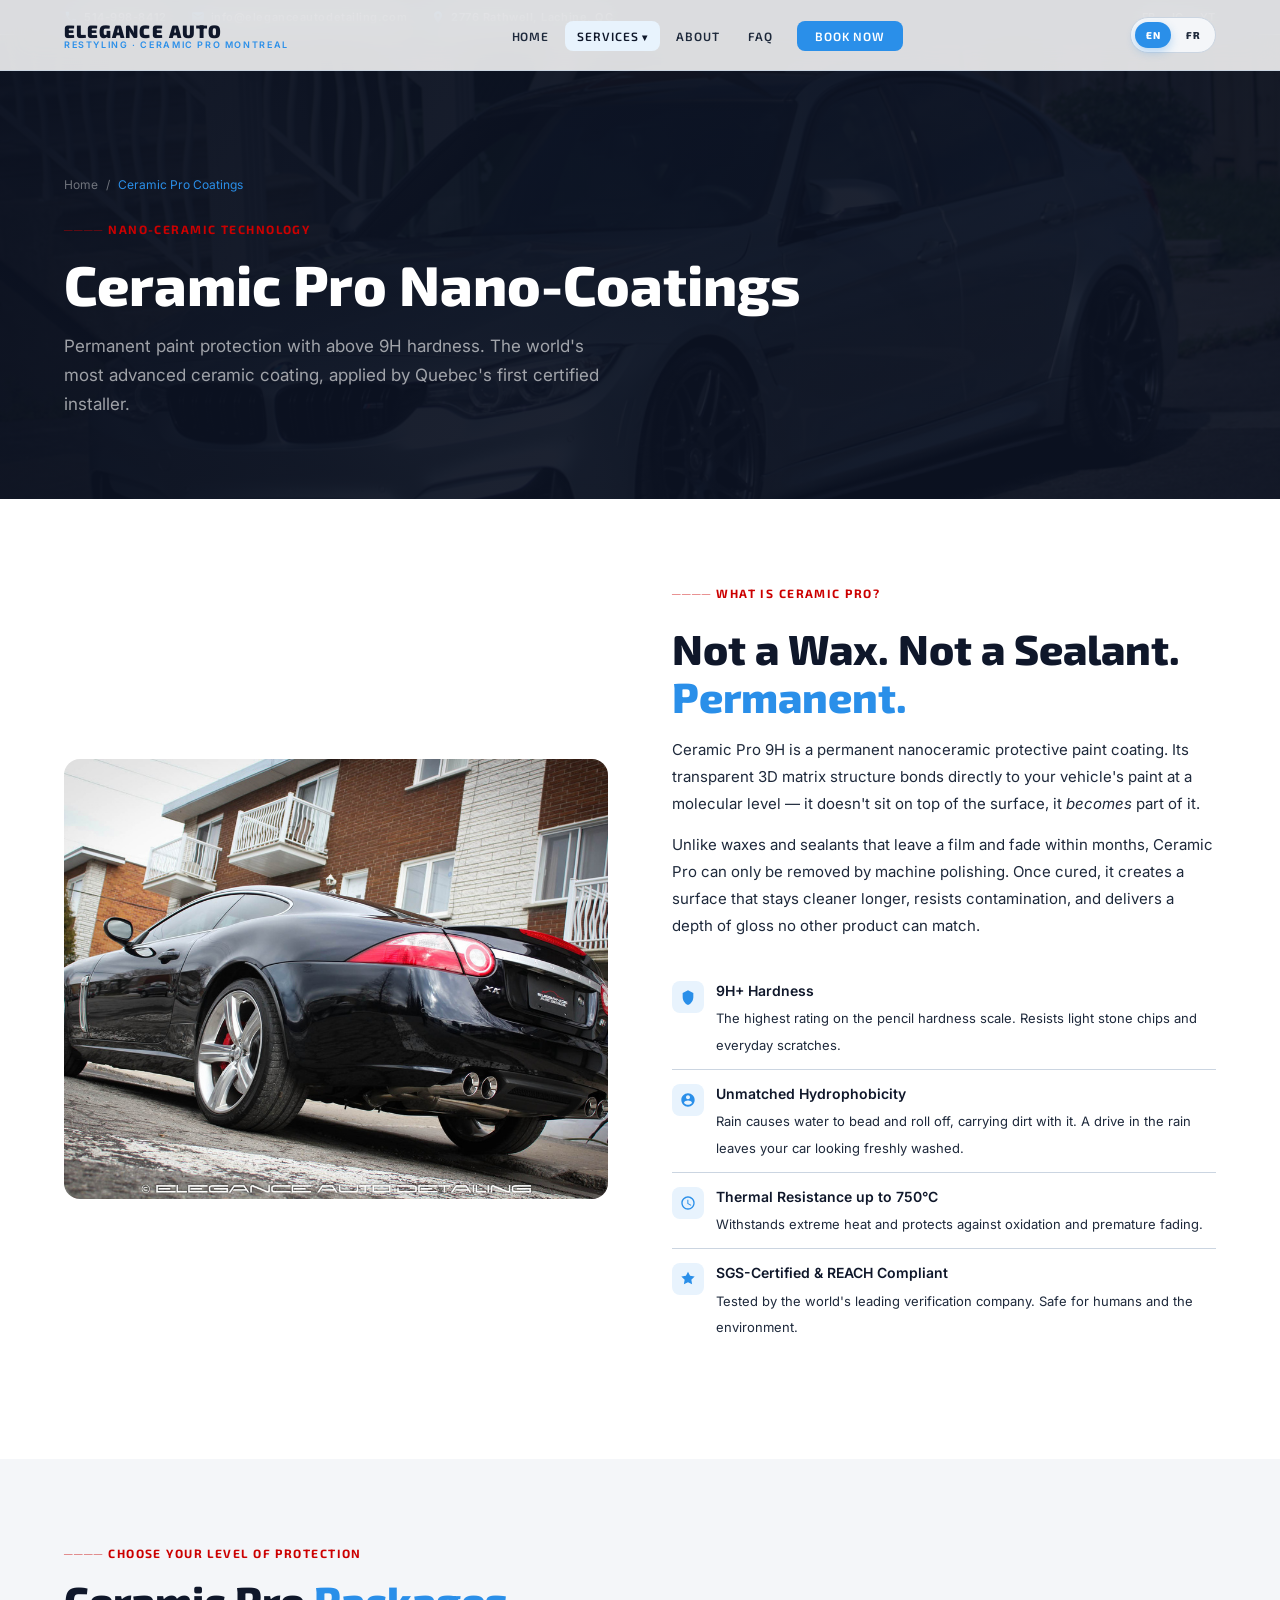
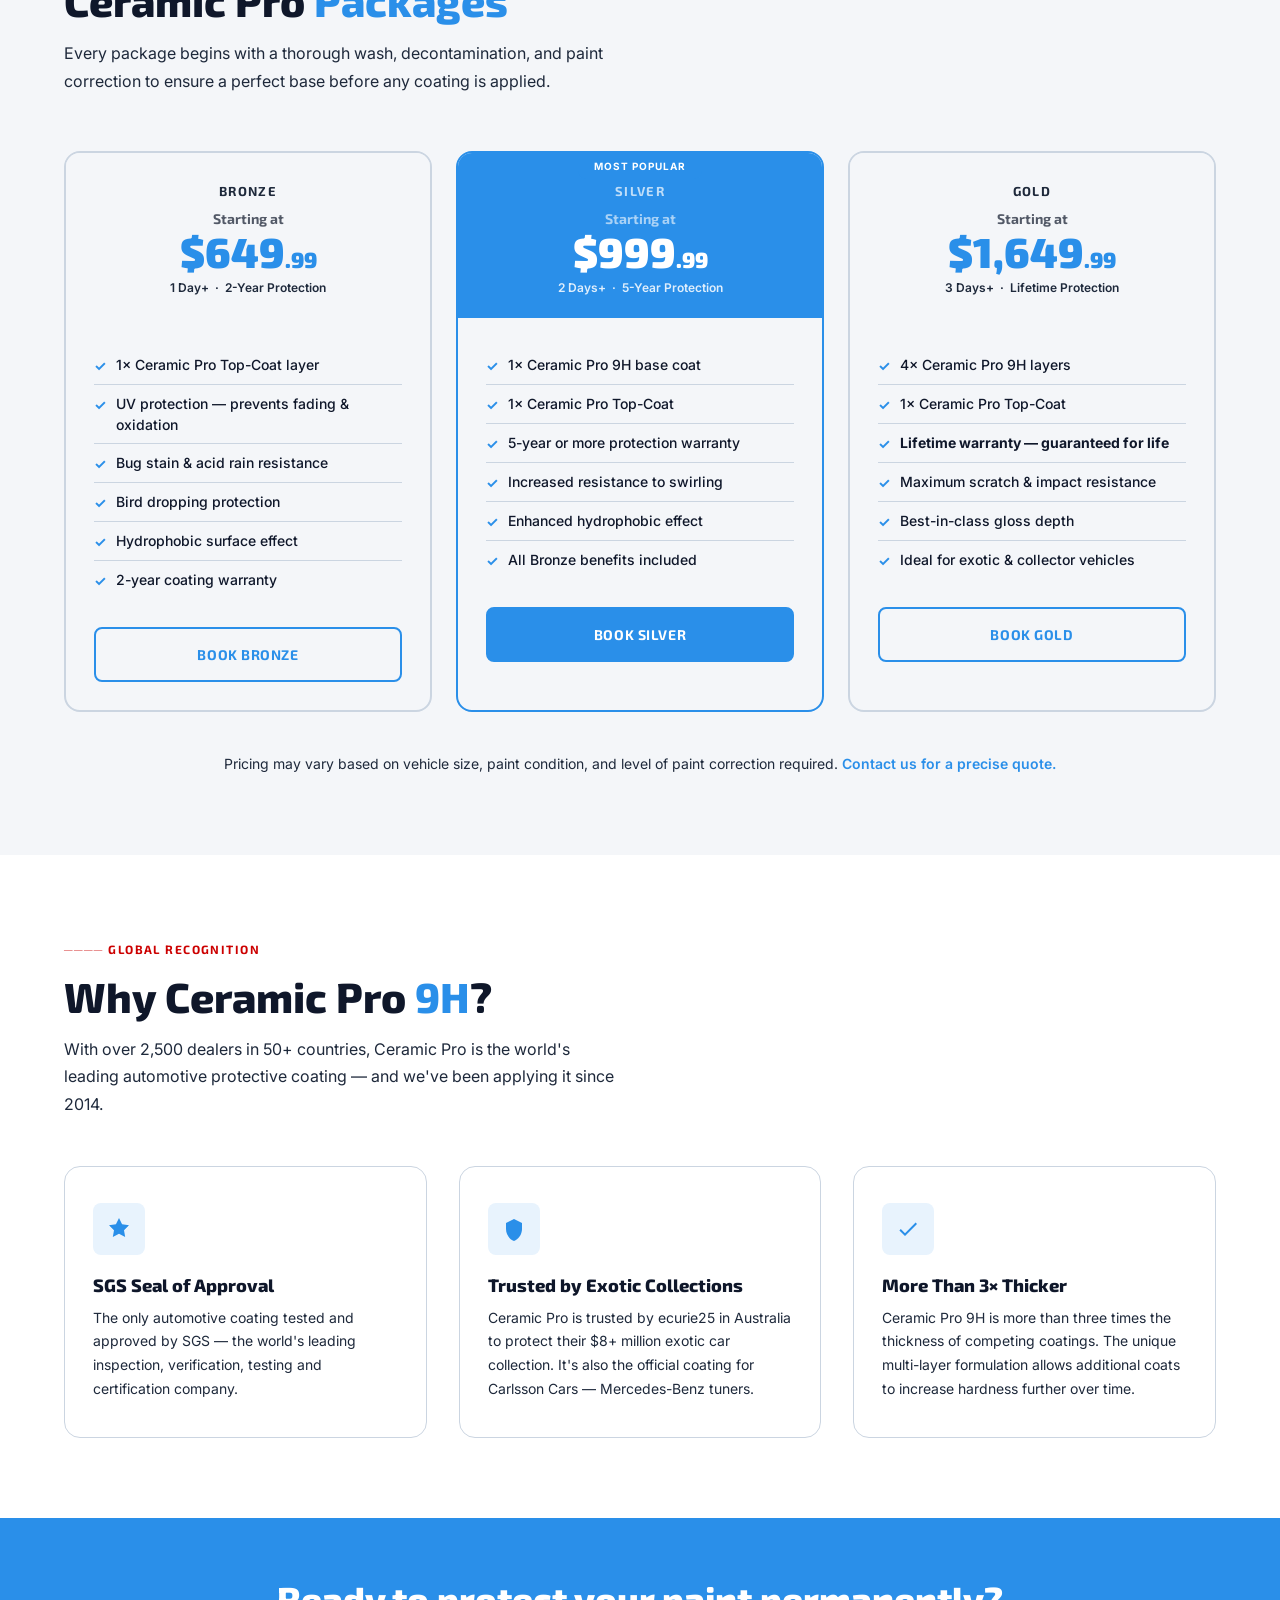
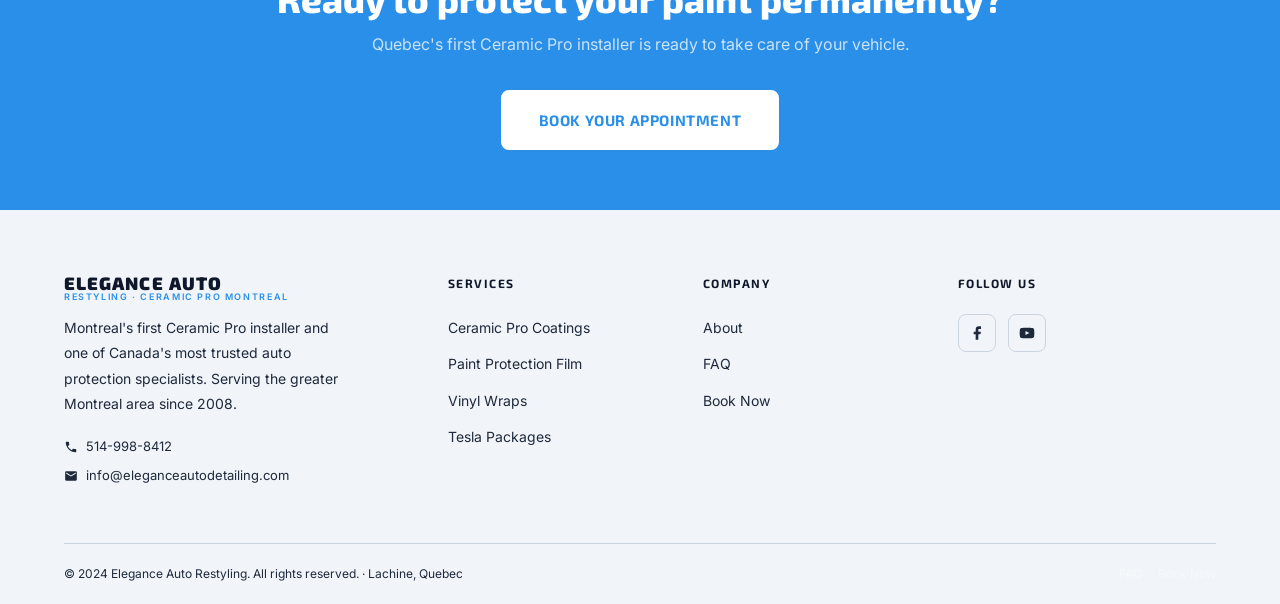
<file: ceramic-coating.html>
<!DOCTYPE html>
<html lang="en">
<head>
  <meta charset="UTF-8" />
  <meta name="viewport" content="width=device-width, initial-scale=1.0" />
  <title>Ceramic Pro Nano-Coatings — Elegance Auto Restyling Montreal</title>
  <meta name="description" content="Permanent ceramic nano-coating protection for your vehicle. Certified Ceramic Pro installer in Quebec since 2014. Bronze, Silver, and Gold packages starting at $649.99." />
  <link rel="stylesheet" href="styles.css" />
</head>
<body>

  <!-- ======================================================
       TOP BAR
  ======================================================= -->
  <div class="top-bar">
    <div class="container top-bar-inner">
      <div class="top-bar-info">
        <span>
          <svg width="14" height="14" fill="none" viewBox="0 0 24 24"><path fill="currentColor" d="M6.62 10.79c1.44 2.83 3.76 5.14 6.59 6.59l2.2-2.2c.27-.27.67-.36 1.02-.24 1.12.37 2.33.57 3.57.57.55 0 1 .45 1 1V20c0 .55-.45 1-1 1-9.39 0-17-7.61-17-17 0-.55.45-1 1-1h3.5c.55 0 1 .45 1 1 0 1.25.2 2.45.57 3.57.11.35.03.74-.25 1.02l-2.2 2.2z"/></svg>
          514-998-8412
        </span>
        <span>
          <svg width="14" height="14" fill="none" viewBox="0 0 24 24"><path fill="currentColor" d="M20 4H4c-1.1 0-1.99.9-1.99 2L2 18c0 1.1.9 2 2 2h16c1.1 0 2-.9 2-2V6c0-1.1-.9-2-2-2zm0 4l-8 5-8-5V6l8 5 8-5v2z"/></svg>
          info@eleganceautodetailing.com
        </span>
        <span>
          <svg width="14" height="14" fill="none" viewBox="0 0 24 24"><path fill="currentColor" d="M12 2C8.13 2 5 5.13 5 9c0 5.25 7 13 7 13s7-7.75 7-13c0-3.87-3.13-7-7-7zm0 9.5c-1.38 0-2.5-1.12-2.5-2.5s1.12-2.5 2.5-2.5 2.5 1.12 2.5 2.5-1.12 2.5-2.5 2.5z"/></svg>
          2776 Rathwell, Lachine, QC
        </span>
      </div>
      <div class="top-bar-social">
        <a href="https://facebook.com" target="_blank">FB</a>
        <a href="https://instagram.com" target="_blank">IG</a>
        <a href="https://youtube.com" target="_blank">YT</a>
      </div>
    </div>
  </div>

  <nav class="nav">
    <div class="container">
      <div class="nav-inner">
        <a href="index.html" class="nav-logo" style="text-decoration:none;">
          <span class="nav-logo-main">Elegance Auto</span>
          <span class="nav-logo-sub" data-i18n="nav_logo_sub">Restyling · Ceramic Pro Montreal</span>
        </a>
        <ul class="nav-links">
          <li><a href="index.html" data-i18n="nav_home">Home</a></li>
          <li class="nav-dropdown">
            <a href="#" class="active" data-i18n="nav_services">Services</a>
            <ul class="nav-dropdown-menu">
              <li><a href="ceramic-coating.html" data-i18n="nav_ceramic">Ceramic Pro Coatings</a></li>
              <li><a href="ppf.html" data-i18n="nav_ppf">Paint Protection Film</a></li>
              <li><a href="vinyl-wraps.html" data-i18n="nav_vinyl">Vinyl Wraps</a></li>
              <li><a href="tesla.html" data-i18n="nav_tesla">Tesla Packages</a></li>
            </ul>
          </li>
          <li><a href="about.html" data-i18n="nav_about">About</a></li>
          <li><a href="faq.html" data-i18n="nav_faq">FAQ</a></li>
          <li><a href="contact.html" class="nav-cta" data-i18n="nav_book">Book Now</a></li>
        </ul>
        <div class="lang-switch" id="lang-toggle" role="button" aria-label="Switch language">
          <div class="lang-switch-cursor"></div>
          <div class="lang-switch-btn active" data-value="en">EN</div>
          <div class="lang-switch-btn" data-value="fr">FR</div>
        </div>
        <div class="nav-hamburger"><span></span><span></span><span></span></div>
      </div>
    </div>
    <div class="nav-mobile">
      <div class="lang-switch" id="lang-toggle-mobile" role="button" aria-label="Switch language">
        <div class="lang-switch-cursor"></div>
        <div class="lang-switch-btn active" data-value="en">EN</div>
        <div class="lang-switch-btn" data-value="fr">FR</div>
      </div>
      <a href="index.html" data-i18n="nav_home">Home</a>
      <a href="ceramic-coating.html" data-i18n="nav_ceramic">Ceramic Coatings</a>
      <a href="ppf.html" data-i18n="nav_ppf">Paint Protection Film</a>
      <a href="vinyl-wraps.html" data-i18n="nav_vinyl">Vinyl Wraps</a>
      <a href="tesla.html" data-i18n="nav_tesla">Tesla Packages</a>
      <a href="about.html" data-i18n="nav_about">About Joey</a>
      <a href="faq.html" data-i18n="nav_faq">FAQ</a>
      <a href="contact.html" data-i18n="nav_book">Book Now</a>
    </div>
  </nav>

  <!-- PAGE HERO -->
  <div class="page-hero">
    <div class="page-hero-bg" style="background-image: url('images/service-ceramic.jpg'); opacity: 0.25;"></div>
    <div class="page-hero-gradient"></div>
    <div class="container">
      <div class="page-hero-content">
        <div class="breadcrumb">
          <a href="index.html" data-i18n="nav_home">Home</a> / <span data-i18n="nav_ceramic">Ceramic Pro Coatings</span>
        </div>
        <div class="section-label" data-i18n="ceramic_eyebrow">Nano-Ceramic Technology</div>
        <h1 data-i18n="ceramic_title">Ceramic Pro <span class="highlight">Nano-Coatings</span></h1>
        <p data-i18n="ceramic_sub">Permanent paint protection with above 9H hardness. The world's most advanced ceramic coating, applied by Quebec's first certified installer.</p>
      </div>
    </div>
  </div>

  <!-- OVERVIEW -->
  <section class="service-overview">
    <div class="container">
      <div class="service-overview-grid">
        <div class="service-overview-image">
          <img src="images/ceramic-apply.jpg" alt="Ceramic Pro coating application" />
        </div>
        <div class="service-overview-content">
          <div class="section-label" data-i18n="ceramic_overview_label">What Is Ceramic Pro?</div>
          <h2 class="section-title" data-i18n="ceramic_overview_title">Not a Wax. Not a Sealant. <span class="highlight">Permanent.</span></h2>
          <p data-i18n="ceramic_overview_p1">Ceramic Pro 9H is a permanent nanoceramic protective paint coating. Its transparent 3D matrix structure bonds directly to your vehicle's paint at a molecular level — it doesn't sit on top of the surface, it <em>becomes</em> part of it.</p>
          <p data-i18n="ceramic_overview_p2">Unlike waxes and sealants that leave a film and fade within months, Ceramic Pro can only be removed by machine polishing. Once cured, it creates a surface that stays cleaner longer, resists contamination, and delivers a depth of gloss no other product can match.</p>

          <div class="service-specs">
            <div class="service-spec-item">
              <div class="spec-icon">
                <svg width="16" height="16" fill="none" viewBox="0 0 24 24"><path fill="currentColor" d="M12 2L4 6v6c0 5.55 3.84 10.74 8 12 4.16-1.26 8-6.45 8-12V6l-8-4z"/></svg>
              </div>
              <div class="spec-content">
                <strong data-i18n="spec_9h_title">9H+ Hardness</strong>
                <span data-i18n="spec_9h_desc">The highest rating on the pencil hardness scale. Resists light stone chips and everyday scratches.</span>
              </div>
            </div>
            <div class="service-spec-item">
              <div class="spec-icon">
                <svg width="16" height="16" fill="none" viewBox="0 0 24 24"><path fill="currentColor" d="M12 2C6.48 2 2 6.48 2 12s4.48 10 10 10 10-4.48 10-10S17.52 2 12 2zm0 3c1.66 0 3 1.34 3 3s-1.34 3-3 3-3-1.34-3-3 1.34-3 3-3zm0 14.2c-2.5 0-4.71-1.28-6-3.22.03-1.99 4-3.08 6-3.08 1.99 0 5.97 1.09 6 3.08-1.29 1.94-3.5 3.22-6 3.22z"/></svg>
              </div>
              <div class="spec-content">
                <strong data-i18n="spec_hydro_title">Unmatched Hydrophobicity</strong>
                <span data-i18n="spec_hydro_desc">Rain causes water to bead and roll off, carrying dirt with it. A drive in the rain leaves your car looking freshly washed.</span>
              </div>
            </div>
            <div class="service-spec-item">
              <div class="spec-icon">
                <svg width="16" height="16" fill="none" viewBox="0 0 24 24"><path fill="currentColor" d="M11.99 2C6.47 2 2 6.48 2 12s4.47 10 9.99 10C17.52 22 22 17.52 22 12S17.52 2 11.99 2zM12 20c-4.42 0-8-3.58-8-8s3.58-8 8-8 8 3.58 8 8-3.58 8-8 8zm.5-13H11v6l5.25 3.15.75-1.23-4.5-2.67V7z"/></svg>
              </div>
              <div class="spec-content">
                <strong data-i18n="spec_heat_title">Thermal Resistance up to 750°C</strong>
                <span data-i18n="spec_heat_desc">Withstands extreme heat and protects against oxidation and premature fading.</span>
              </div>
            </div>
            <div class="service-spec-item">
              <div class="spec-icon">
                <svg width="16" height="16" fill="none" viewBox="0 0 24 24"><path fill="currentColor" d="M12 1l3.09 6.26L22 8.27l-5 4.87 1.18 6.88L12 16.77l-6.18 3.25L7 13.14 2 8.27l6.91-1.01L12 1z"/></svg>
              </div>
              <div class="spec-content">
                <strong data-i18n="spec_cert_title">SGS-Certified &amp; REACH Compliant</strong>
                <span data-i18n="spec_cert_desc">Tested by the world's leading verification company. Safe for humans and the environment.</span>
              </div>
            </div>
          </div>
        </div>
      </div>
    </div>
  </section>

  <!-- PRICING -->
  <section class="pricing-section" style="background: var(--gray-light);">
    <div class="container">
      <div class="section-label" data-i18n="ceramic_pricing_label">Choose Your Level of Protection</div>
      <h2 class="section-title" data-i18n="ceramic_pricing_title">Ceramic Pro <span class="highlight">Packages</span></h2>
      <p class="section-sub" data-i18n="ceramic_pricing_sub">Every package begins with a thorough wash, decontamination, and paint correction to ensure a perfect base before any coating is applied.</p>

      <div class="pricing-grid">
        <div class="pricing-card">
          <div class="pricing-header">
            <div class="pricing-tier" data-i18n="pricing_bronze">Bronze</div>
            <div class="pricing-price">
              <span class="from" data-i18n="pricing_from">Starting at</span>
              $649<span style="font-size:22px;">.99</span>
            </div>
            <div class="pricing-duration" data-i18n="pricing_duration_1">1 Day+ &nbsp;·&nbsp; 2-Year Warranty</div>
          </div>
          <div class="pricing-body">
            <ul class="pricing-features">
              <li>1× Ceramic Pro Top-Coat layer</li>
              <li>UV protection — prevents fading &amp; oxidation</li>
              <li>Bug stain &amp; acid rain resistance</li>
              <li>Bird dropping protection</li>
              <li>Hydrophobic surface effect</li>
              <li>2-year coating warranty</li>
            </ul>
            <a href="contact.html" class="btn btn-outline" data-i18n="ceramic_btn_bronze">Book Bronze</a>
          </div>
        </div>

        <div class="pricing-card featured">
          <div class="pricing-header">
            <div class="pricing-tier" data-i18n="pricing_silver">Silver</div>
            <div class="pricing-price">
              <span class="from" data-i18n="pricing_from">Starting at</span>
              $999<span style="font-size:22px;">.99</span>
            </div>
            <div class="pricing-duration" data-i18n="pricing_duration_2">2 Days+ &nbsp;·&nbsp; 5-Year Warranty</div>
          </div>
          <div class="pricing-body">
            <ul class="pricing-features">
              <li>1× Ceramic Pro 9H base coat</li>
              <li>1× Ceramic Pro Top-Coat</li>
              <li>5-year or more protection warranty</li>
              <li>Increased resistance to swirling</li>
              <li>Enhanced hydrophobic effect</li>
              <li>All Bronze benefits included</li>
            </ul>
            <a href="contact.html" class="btn btn-primary" data-i18n="ceramic_btn_silver">Book Silver</a>
          </div>
        </div>

        <div class="pricing-card">
          <div class="pricing-header">
            <div class="pricing-tier" data-i18n="pricing_gold">Gold</div>
            <div class="pricing-price">
              <span class="from" data-i18n="pricing_from">Starting at</span>
              $1,649<span style="font-size:22px;">.99</span>
            </div>
            <div class="pricing-duration" data-i18n="pricing_duration_3">3 Days+ &nbsp;·&nbsp; Lifetime Warranty</div>
          </div>
          <div class="pricing-body">
            <ul class="pricing-features">
              <li>4× Ceramic Pro 9H layers</li>
              <li>1× Ceramic Pro Top-Coat</li>
              <li><strong>Lifetime warranty — guaranteed for life</strong></li>
              <li>Maximum scratch &amp; impact resistance</li>
              <li>Best-in-class gloss depth</li>
              <li>Ideal for exotic &amp; collector vehicles</li>
            </ul>
            <a href="contact.html" class="btn btn-outline" data-i18n="ceramic_btn_gold">Book Gold</a>
          </div>
        </div>
      </div>

      <p class="pricing-note" data-i18n="ceramic_note">
        Pricing may vary based on vehicle size, paint condition, and level of paint correction required.
        <a href="contact.html">Contact us for a precise quote.</a>
      </p>
    </div>
  </section>

  <!-- WHY CERAMIC PRO / ACCOLADES -->
  <section style="background: var(--white); padding: 80px 0;">
    <div class="container">
      <div class="section-label" data-i18n="why_ceramic_label">Global Recognition</div>
      <h2 class="section-title" data-i18n="why_ceramic_title">Why Ceramic Pro <span class="highlight">9H</span>?</h2>
      <p class="section-sub" data-i18n="why_ceramic_sub">With over 2,500 dealers in 50+ countries, Ceramic Pro is the world's leading automotive protective coating — and we've been applying it since 2014.</p>

      <div class="features-grid" style="margin-top:48px;">
        <div class="feature-card">
          <div class="feature-icon">
            <svg width="24" height="24" fill="none" viewBox="0 0 24 24"><path fill="currentColor" d="M12 1l3.09 6.26L22 8.27l-5 4.87 1.18 6.88L12 16.77l-6.18 3.25L7 13.14 2 8.27l6.91-1.01L12 1z"/></svg>
          </div>
          <h3 data-i18n="why_sgs_title">SGS Seal of Approval</h3>
          <p data-i18n="why_sgs_desc">The only automotive coating tested and approved by SGS — the world's leading inspection, verification, testing and certification company.</p>
        </div>
        <div class="feature-card">
          <div class="feature-icon">
            <svg width="24" height="24" fill="none" viewBox="0 0 24 24"><path fill="currentColor" d="M12 2L4 6v6c0 5.55 3.84 10.74 8 12 4.16-1.26 8-6.45 8-12V6l-8-4z"/></svg>
          </div>
          <h3 data-i18n="why_exotic_title">Trusted by Exotic Collections</h3>
          <p data-i18n="why_exotic_desc">Ceramic Pro is trusted by ecurie25 in Australia to protect their $8+ million exotic car collection. It's also the official coating for Carlsson Cars — Mercedes-Benz tuners.</p>
        </div>
        <div class="feature-card">
          <div class="feature-icon">
            <svg width="24" height="24" fill="none" viewBox="0 0 24 24"><path fill="currentColor" d="M9 16.17L4.83 12l-1.42 1.41L9 19 21 7l-1.41-1.41L9 16.17z"/></svg>
          </div>
          <h3 data-i18n="why_thick_title">More Than 3× Thicker</h3>
          <p data-i18n="why_thick_desc">Ceramic Pro 9H is more than three times the thickness of competing coatings. The unique multi-layer formulation allows additional coats to increase hardness further over time.</p>
        </div>
      </div>
    </div>
  </section>

  <!-- BOOKING CTA STRIP -->
  <section style="background: var(--blue); padding: 60px 0;">
    <div class="container" style="text-align:center;">
      <h2 style="color:var(--white); font-size: clamp(24px,3vw,36px); margin-bottom:12px;" data-i18n="cta_ceramic_title">Ready to protect your paint permanently?</h2>
      <p style="color:rgba(255,255,255,0.75); margin-bottom:32px; font-size:16px;" data-i18n="cta_ceramic_sub">Quebec's first Ceramic Pro installer is ready to take care of your vehicle.</p>
      <a href="contact.html" class="btn" style="background:var(--white); color:var(--blue); border-color:var(--white); font-size:15px; padding:16px 36px;" data-i18n="cta_ceramic_btn">Book Your Appointment</a>
    </div>
  </section>

  <!-- FOOTER -->
  <footer class="footer">
    <div class="container">
      <div class="footer-grid">
        <div class="footer-brand">
          <a href="index.html" class="nav-logo" style="text-decoration:none;">
            <span class="nav-logo-main">Elegance Auto</span>
            <span class="nav-logo-sub" data-i18n="nav_logo_sub">Restyling · Ceramic Pro Montreal</span>
          </a>
          <p data-i18n="footer_desc">Montreal's first Ceramic Pro installer and one of Canada's most trusted auto protection specialists. Serving the greater Montreal area since 2008.</p>
          <div class="footer-contact">
            <a href="tel:5149988412"><svg width="14" height="14" fill="none" viewBox="0 0 24 24"><path fill="currentColor" d="M6.62 10.79c1.44 2.83 3.76 5.14 6.59 6.59l2.2-2.2c.27-.27.67-.36 1.02-.24 1.12.37 2.33.57 3.57.57.55 0 1 .45 1 1V20c0 .55-.45 1-1 1-9.39 0-17-7.61-17-17 0-.55.45-1 1-1h3.5c.55 0 1 .45 1 1 0 1.25.2 2.45.57 3.57.11.35.03.74-.25 1.02l-2.2 2.2z"/></svg>514-998-8412</a>
            <a href="mailto:info@eleganceautodetailing.com"><svg width="14" height="14" fill="none" viewBox="0 0 24 24"><path fill="currentColor" d="M20 4H4c-1.1 0-2 .9-2 2v12c0 1.1.9 2 2 2h16c1.1 0 2-.9 2-2V6c0-1.1-.9-2-2-2zm0 4l-8 5-8-5V6l8 5 8-5v2z"/></svg>info@eleganceautodetailing.com</a>
          </div>
        </div>
        <div>
          <div class="footer-heading" data-i18n="footer_services">Services</div>
          <ul class="footer-links">
            <li><a href="ceramic-coating.html" data-i18n="nav_ceramic">Ceramic Coatings</a></li>
            <li><a href="ppf.html" data-i18n="nav_ppf">Paint Protection Film</a></li>
            <li><a href="vinyl-wraps.html" data-i18n="nav_vinyl">Vinyl Wraps</a></li>
            <li><a href="tesla.html" data-i18n="nav_tesla">Tesla Packages</a></li>
          </ul>
        </div>
        <div>
          <div class="footer-heading" data-i18n="footer_company">Company</div>
          <ul class="footer-links">
            <li><a href="about.html" data-i18n="nav_about">About Joey</a></li>
            <li><a href="faq.html" data-i18n="nav_faq">FAQ</a></li>
            <li><a href="contact.html" data-i18n="nav_book">Book an Appointment</a></li>
          </ul>
        </div>
        <div>
          <div class="footer-heading" data-i18n="footer_follow">Follow Us</div>
          <div class="footer-social">
            <a href="https://www.facebook.com/pages/Elegance-Auto-Detailing/112193962170449" target="_blank" rel="noopener"><svg width="16" height="16" fill="currentColor" viewBox="0 0 24 24"><path d="M18 2h-3a5 5 0 0 0-5 5v3H7v4h3v8h4v-8h3l1-4h-4V7a1 1 0 0 1 1-1h3z"/></svg></a>
            <a href="https://www.youtube.com/user/EleganceAutoDetails" target="_blank" rel="noopener"><svg width="16" height="16" fill="currentColor" viewBox="0 0 24 24"><path d="M22.54 6.42a2.78 2.78 0 0 0-1.95-1.96C18.88 4 12 4 12 4s-6.88 0-8.59.46A2.78 2.78 0 0 0 1.46 6.42 29 29 0 0 0 1 12a29 29 0 0 0 .46 5.58 2.78 2.78 0 0 0 1.95 1.95C5.12 20 12 20 12 20s6.88 0 8.59-.47a2.78 2.78 0 0 0 1.95-1.95A29 29 0 0 0 23 12a29 29 0 0 0-.46-5.58zM9.75 15.02V8.98L15.5 12l-5.75 3.02z"/></svg></a>
          </div>
        </div>
      </div>
      <div class="footer-bottom">
        <span data-i18n="footer_rights">© 2024 Elegance Auto Restyling. All rights reserved.</span>
        <div style="display:flex;gap:16px;"><a href="faq.html" data-i18n="nav_faq">FAQ</a><a href="contact.html" data-i18n="nav_book">Contact</a></div>
      </div>
    </div>
  </footer>

  <script src="js/main.js"></script>
</body>
</html>
</file>
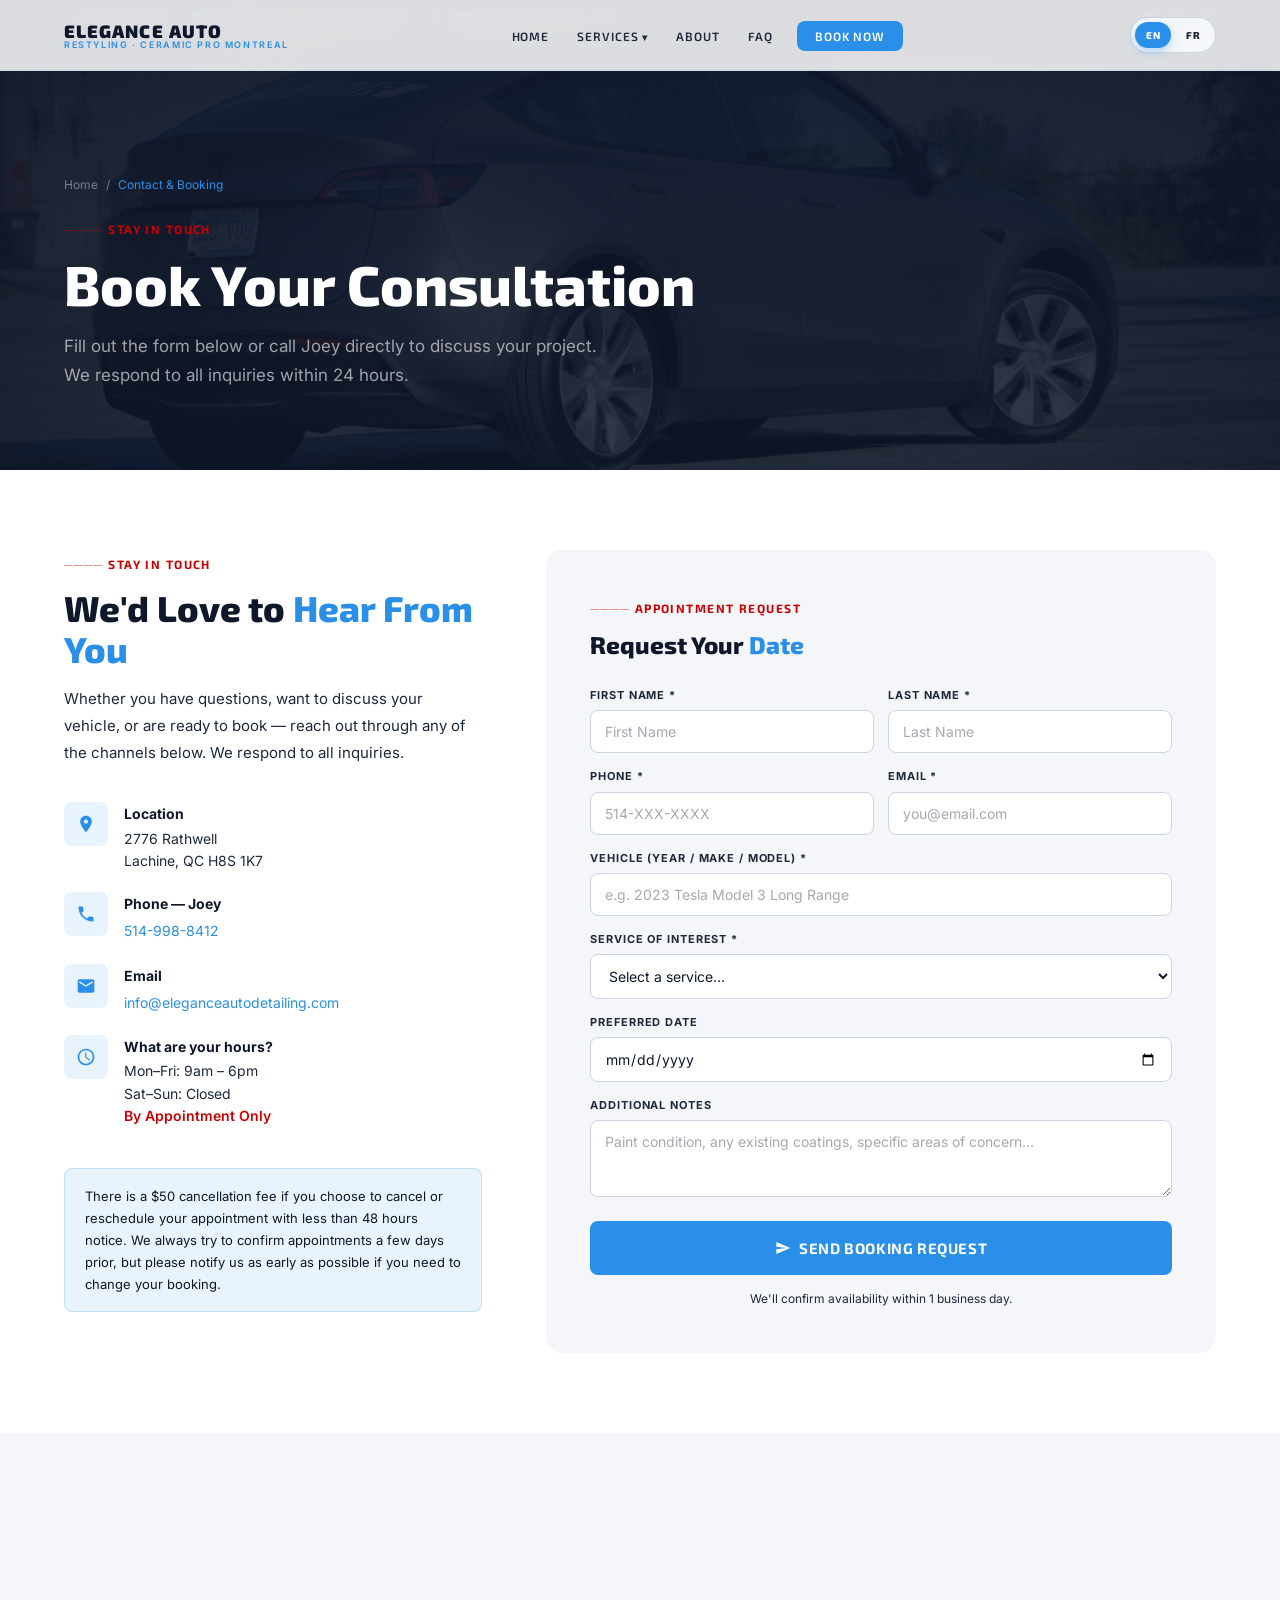
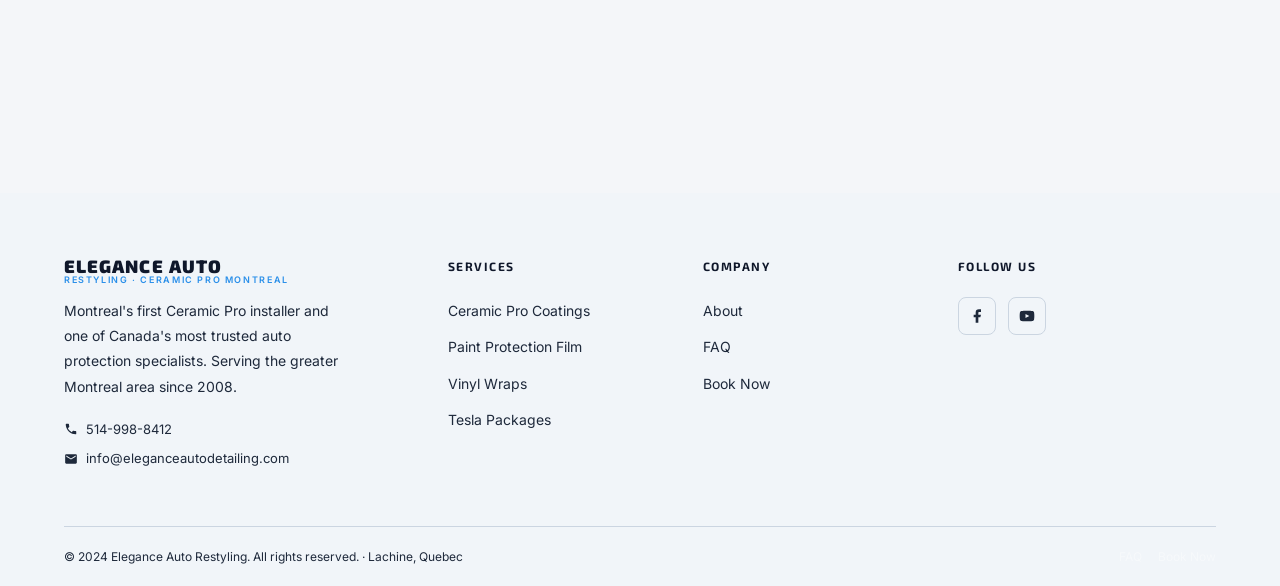
<file: contact.html>
<!DOCTYPE html>
<html lang="en">
<head>
  <meta charset="UTF-8" />
  <meta name="viewport" content="width=device-width, initial-scale=1.0" />
  <title>Contact &amp; Booking — Elegance Auto Restyling Montreal</title>
  <meta name="description" content="Book an appointment with Elegance Auto Restyling in Lachine, Montreal. By appointment only. Contact Joey at 514-998-8412 or info@eleganceautodetailing.com." />
  <link rel="stylesheet" href="styles.css" />
</head>
<body>

  <!-- ======================================================
       TOP BAR
  ======================================================= -->
  <div class="top-bar">
    <div class="container top-bar-inner">
      <div class="top-bar-info">
        <span>
          <svg width="14" height="14" fill="none" viewBox="0 0 24 24"><path fill="currentColor" d="M6.62 10.79c1.44 2.83 3.76 5.14 6.59 6.59l2.2-2.2c.27-.27.67-.36 1.02-.24 1.12.37 2.33.57 3.57.57.55 0 1 .45 1 1V20c0 .55-.45 1-1 1-9.39 0-17-7.61-17-17 0-.55.45-1 1-1h3.5c.55 0 1 .45 1 1 0 1.25.2 2.45.57 3.57.11.35.03.74-.25 1.02l-2.2 2.2z"/></svg>
          514-998-8412
        </span>
        <span>
          <svg width="14" height="14" fill="none" viewBox="0 0 24 24"><path fill="currentColor" d="M20 4H4c-1.1 0-1.99.9-1.99 2L2 18c0 1.1.9 2 2 2h16c1.1 0 2-.9 2-2V6c0-1.1-.9-2-2-2zm0 4l-8 5-8-5V6l8 5 8-5v2z"/></svg>
          info@eleganceautodetailing.com
        </span>
        <span>
          <svg width="14" height="14" fill="none" viewBox="0 0 24 24"><path fill="currentColor" d="M12 2C8.13 2 5 5.13 5 9c0 5.25 7 13 7 13s7-7.75 7-13c0-3.87-3.13-7-7-7zm0 9.5c-1.38 0-2.5-1.12-2.5-2.5s1.12-2.5 2.5-2.5 2.5 1.12 2.5 2.5-1.12 2.5-2.5 2.5z"/></svg>
          2776 Rathwell, Lachine, QC
        </span>
      </div>
      <div class="top-bar-social">
        <a href="https://facebook.com" target="_blank">FB</a>
        <a href="https://instagram.com" target="_blank">IG</a>
        <a href="https://youtube.com" target="_blank">YT</a>
      </div>
    </div>
  </div>

  <nav class="nav">
    <div class="container">
      <div class="nav-inner">
        <a href="index.html" class="nav-logo" style="text-decoration:none;">
          <span class="nav-logo-main">Elegance Auto</span>
          <span class="nav-logo-sub" data-i18n="nav_logo_sub">Restyling · Ceramic Pro Montreal</span>
        </a>
        <ul class="nav-links">
          <li><a href="index.html" data-i18n="nav_home">Home</a></li>
          <li class="nav-dropdown">
            <a href="#" data-i18n="nav_services">Services</a>
            <ul class="nav-dropdown-menu">
              <li><a href="ceramic-coating.html" data-i18n="nav_ceramic">Ceramic Pro Coatings</a></li>
              <li><a href="ppf.html" data-i18n="nav_ppf">Paint Protection Film</a></li>
              <li><a href="vinyl-wraps.html" data-i18n="nav_vinyl">Vinyl Wraps</a></li>
              <li><a href="tesla.html" data-i18n="nav_tesla">Tesla Packages</a></li>
            </ul>
          </li>
          <li><a href="about.html" data-i18n="nav_about">About</a></li>
          <li><a href="faq.html" data-i18n="nav_faq">FAQ</a></li>
          <li><a href="contact.html" class="nav-cta active" data-i18n="nav_book">Book Now</a></li>
        </ul>
        <div class="lang-switch" id="lang-toggle" role="button" aria-label="Switch language">
          <div class="lang-switch-cursor"></div>
          <div class="lang-switch-btn active" data-value="en">EN</div>
          <div class="lang-switch-btn" data-value="fr">FR</div>
        </div>
        <div class="nav-hamburger"><span></span><span></span><span></span></div>
      </div>
    </div>
    <div class="nav-mobile">
      <div class="lang-switch" id="lang-toggle-mobile" role="button" aria-label="Switch language">
        <div class="lang-switch-cursor"></div>
        <div class="lang-switch-btn active" data-value="en">EN</div>
        <div class="lang-switch-btn" data-value="fr">FR</div>
      </div>
      <a href="index.html" data-i18n="nav_home">Home</a>
      <a href="ceramic-coating.html" data-i18n="nav_ceramic">Ceramic Coatings</a>
      <a href="ppf.html" data-i18n="nav_ppf">Paint Protection Film</a>
      <a href="vinyl-wraps.html" data-i18n="nav_vinyl">Vinyl Wraps</a>
      <a href="tesla.html" data-i18n="nav_tesla">Tesla Packages</a>
      <a href="about.html" data-i18n="nav_about">About Joey</a>
      <a href="faq.html" data-i18n="nav_faq">FAQ</a>
      <a href="contact.html" data-i18n="nav_book">Book Now</a>
    </div>
  </nav>

  <!-- PAGE HERO -->
  <div class="page-hero">
    <div class="page-hero-bg" style="background-image: url('images/service-tesla.jpg'); opacity: 0.3;"></div>
    <div class="page-hero-gradient" style="background: linear-gradient(to bottom, rgba(15,23,42,0.85) 0%, rgba(15,23,42,0.5) 100%);"></div>
    <div class="container">
      <div class="page-hero-content">
        <div class="breadcrumb"><a href="index.html" data-i18n="nav_home">Home</a> / <span data-i18n="contact_breadcrumb">Contact &amp; Booking</span></div>
        <div class="section-label" data-i18n="contact_eyebrow">Get In Touch</div>
        <h1 data-i18n="contact_title">Book Your Consultation</h1>
        <p data-i18n="contact_sub">Fill out the form below or call Joey directly to discuss your project. We respond to all inquiries within 24 hours.</p>
      </div>
    </div>
  </div>

  <!-- CONTACT + FORM -->
  <section style="background: var(--white); padding: 80px 0;">
    <div class="container">
      <div style="display: grid; grid-template-columns: 1fr 1.6fr; gap: 64px; align-items: start;">

        <!-- Contact Info -->
        <div>
          <div class="section-label" data-i18n="contact_eyebrow">Get In Touch</div>
          <h2 class="section-title" style="font-size: clamp(24px,3vw,36px);" data-i18n="contact_info_title">We'd Love to <span class="highlight">Hear From You</span></h2>
          <p style="color:var(--gray); font-size:15px; line-height:1.8; margin-bottom:36px;" data-i18n="contact_p1">Whether you have questions, want to discuss your vehicle, or are ready to book — reach out through any of the channels below. We respond to all inquiries.</p>

          <div style="display:flex; flex-direction:column; gap:20px; margin-bottom:40px;">
            <div style="display:flex; gap:16px; align-items:flex-start;">
              <div style="width:44px; height:44px; background:var(--blue-light); border-radius:var(--radius); display:flex; align-items:center; justify-content:center; color:var(--blue); flex-shrink:0;">
                <svg width="20" height="20" fill="none" viewBox="0 0 24 24"><path fill="currentColor" d="M12 2C8.13 2 5 5.13 5 9c0 5.25 7 13 7 13s7-7.75 7-13c0-3.87-3.13-7-7-7zm0 9.5c-1.38 0-2.5-1.12-2.5-2.5s1.12-2.5 2.5-2.5 2.5 1.12 2.5 2.5-1.12 2.5-2.5 2.5z"/></svg>
              </div>
              <div>
                <div style="font-weight:700; font-size:14px; margin-bottom:2px;" data-i18n="footer_location">Location</div>
                <div style="font-size:14px; color:var(--gray); line-height:1.6;" data-i18n="footer_addr">2776 Rathwell<br>Lachine, QC H8S 1K7</div>
              </div>
            </div>

            <div style="display:flex; gap:16px; align-items:flex-start;">
              <div style="width:44px; height:44px; background:var(--blue-light); border-radius:var(--radius); display:flex; align-items:center; justify-content:center; color:var(--blue); flex-shrink:0;">
                <svg width="20" height="20" fill="none" viewBox="0 0 24 24"><path fill="currentColor" d="M6.62 10.79c1.44 2.83 3.76 5.14 6.59 6.59l2.2-2.2c.27-.27.67-.36 1.02-.24 1.12.37 2.33.57 3.57.57.55 0 1 .45 1 1V20c0 .55-.45 1-1 1-9.39 0-17-7.61-17-17 0-.55.45-1 1-1h3.5c.55 0 1 .45 1 1 0 1.25.2 2.45.57 3.57.11.35.03.74-.25 1.02l-2.2 2.2z"/></svg>
              </div>
              <div>
                <div style="font-weight:700; font-size:14px; margin-bottom:2px;" data-i18n="contact_phone_label">Phone — Joey</div>
                <a href="tel:5149988412" style="font-size:14px; color:var(--blue);">514-998-8412</a>
              </div>
            </div>

            <div style="display:flex; gap:16px; align-items:flex-start;">
              <div style="width:44px; height:44px; background:var(--blue-light); border-radius:var(--radius); display:flex; align-items:center; justify-content:center; color:var(--blue); flex-shrink:0;">
                <svg width="20" height="20" fill="none" viewBox="0 0 24 24"><path fill="currentColor" d="M20 4H4c-1.1 0-2 .9-2 2v12c0 1.1.9 2 2 2h16c1.1 0 2-.9 2-2V6c0-1.1-.9-2-2-2zm0 4l-8 5-8-5V6l8 5 8-5v2z"/></svg>
              </div>
              <div>
                <div style="font-weight:700; font-size:14px; margin-bottom:2px;" data-i18n="footer_email">Email</div>
                <a href="mailto:info@eleganceautodetailing.com" style="font-size:14px; color:var(--blue);">info@eleganceautodetailing.com</a>
              </div>
            </div>

            <div style="display:flex; gap:16px; align-items:flex-start;">
              <div style="width:44px; height:44px; background:var(--blue-light); border-radius:var(--radius); display:flex; align-items:center; justify-content:center; color:var(--blue); flex-shrink:0;">
                <svg width="20" height="20" fill="none" viewBox="0 0 24 24"><path fill="currentColor" d="M11.99 2C6.47 2 2 6.48 2 12s4.47 10 9.99 10C17.52 22 22 17.52 22 12S17.52 2 11.99 2zM12 20c-4.42 0-8-3.58-8-8s3.58-8 8-8 8 3.58 8 8-3.58 8-8 8zm.5-13H11v6l5.25 3.15.75-1.23-4.5-2.67V7z"/></svg>
              </div>
              <div>
                <div style="font-weight:700; font-size:14px; margin-bottom:2px;" data-i18n="faq_q_hours">Hours</div>
                <div style="font-size:14px; color:var(--gray); line-height:1.6;" data-i18n="contact_hours_val">
                  Mon–Fri: 9am – 6pm<br>
                  Sat–Sun: Closed<br>
                  <span style="color:var(--red); font-weight:600;">By Appointment Only</span>
                </div>
              </div>
            </div>
          </div>

          <!-- Note box -->
          <div style="background: var(--blue-light); border: 1px solid rgba(42,143,233,0.2); border-radius: var(--radius); padding: 16px 20px;">
            <p style="font-size:13px; color:var(--black); line-height:1.7;" data-i18n="faq_a_cancel"><strong>$50 cancellation fee</strong> applies for cancellations or rescheduling with less than 48 hours notice. Please let us know as early as possible if your plans change.</p>
          </div>
        </div>

        <!-- Booking Form -->
        <div>
          <div style="background: var(--gray-light); border-radius: var(--radius-lg); padding: 44px;">
            <div class="section-label" data-i18n="booking_label">Appointment Request</div>
            <h3 style="font-family: var(--font-head); font-size: 24px; font-weight: 800; margin-bottom: 28px; color: var(--black);" data-i18n="request_date">Request Your <span style="color:var(--blue);">Date</span></h3>

            <form>
              <div class="form-row" style="grid-template-columns: 1fr 1fr;">
                <div class="form-group">
                  <label style="color: var(--gray); font-size:11px; font-weight:700; letter-spacing:0.08em; text-transform:uppercase;" data-i18n="form_fname">First Name *</label>
                  <input type="text" data-i18n="form_placeholder_fname" placeholder="Jean" style="background:var(--white); border:1px solid var(--border); color:var(--black);" />
                </div>
                <div class="form-group">
                  <label style="color: var(--gray); font-size:11px; font-weight:700; letter-spacing:0.08em; text-transform:uppercase;" data-i18n="form_lname">Last Name *</label>
                  <input type="text" data-i18n="form_placeholder_lname" placeholder="Tremblay" style="background:var(--white); border:1px solid var(--border); color:var(--black);" />
                </div>
              </div>
              <div class="form-row">
                <div class="form-group">
                  <label style="color: var(--gray); font-size:11px; font-weight:700; letter-spacing:0.08em; text-transform:uppercase;" data-i18n="form_phone">Phone *</label>
                  <input type="tel" data-i18n="form_placeholder_phone" placeholder="514-XXX-XXXX" style="background:var(--white); border:1px solid var(--border); color:var(--black);" />
                </div>
                <div class="form-group">
                  <label style="color: var(--gray); font-size:11px; font-weight:700; letter-spacing:0.08em; text-transform:uppercase;" data-i18n="form_email">Email *</label>
                  <input type="email" data-i18n="form_placeholder_email" placeholder="you@email.com" style="background:var(--white); border:1px solid var(--border); color:var(--black);" />
                </div>
              </div>
              <div class="form-group" style="margin-bottom:14px;">
                <label style="color: var(--gray); font-size:11px; font-weight:700; letter-spacing:0.08em; text-transform:uppercase;" data-i18n="form_vehicle">Vehicle (Year / Make / Model) *</label>
                <input type="text" data-i18n="form_placeholder_vehicle" placeholder="e.g. 2023 Tesla Model 3 Long Range" style="background:var(--white); border:1px solid var(--border); color:var(--black);" />
              </div>
              <div class="form-group" style="margin-bottom:14px;">
                <label style="color: var(--gray); font-size:11px; font-weight:700; letter-spacing:0.08em; text-transform:uppercase;" data-i18n="form_service">Service of Interest *</label>
                <select style="background:var(--white); border:1px solid var(--border); color:var(--black);">
                  <option value="" data-i18n="form_select_service">Select a service...</option>
                  <option>Ceramic Pro Bronze — Starting $649.99</option>
                  <option>Ceramic Pro Silver — Starting $999.99</option>
                  <option>Ceramic Pro Gold — Starting $1,649.99</option>
                  <option>PPF — Basic Combo (Starting $1,300)</option>
                  <option>PPF — Full Front-End (Starting $1,900)</option>
                  <option>PPF — Track-Pack (Starting $2,500)</option>
                  <option>PPF — Full Vehicle (Starting $5,500)</option>
                  <option>Tesla — Full Front Package ($1,800)</option>
                  <option>Tesla — Executive Package ($2,400)</option>
                  <option>Tesla — Full Vehicle ($5,200)</option>
                  <option>Vinyl Wrap — Custom Quote</option>
                  <option data-i18n="form_not_sure">Not sure — I'd like advice</option>
                </select>
              </div>
              <div class="form-group" style="margin-bottom:14px;">
                <label style="color: var(--gray); font-size:11px; font-weight:700; letter-spacing:0.08em; text-transform:uppercase;" data-i18n="form_date">Preferred Date</label>
                <input type="date" style="background:var(--white); border:1px solid var(--border); color:var(--black);" />
              </div>
              <div class="form-group" style="margin-bottom:24px;">
                <label style="color: var(--gray); font-size:11px; font-weight:700; letter-spacing:0.08em; text-transform:uppercase;" data-i18n="form_notes">Additional Notes</label>
                <textarea rows="3" data-i18n="form_placeholder_notes" placeholder="Paint condition, any existing coatings, specific areas of concern..." style="background:var(--white); border:1px solid var(--border); color:var(--black); resize:vertical;"></textarea>
              </div>
              <button type="submit" class="btn btn-primary" style="width:100%; justify-content:center; font-size:15px; padding:16px;">
                <svg width="16" height="16" fill="none" viewBox="0 0 24 24"><path fill="currentColor" d="M2.01 21L23 12 2.01 3 2 10l15 2-15 2z"/></svg>
                <span data-i18n="form_btn">Send Booking Request</span>
              </button>
              <p style="font-size:12px; color:var(--gray); text-align:center; margin-top:14px;" data-i18n="form_confirm_msg">We'll confirm availability within 1 business day.</p>
            </form>
          </div>
        </div>
      </div>
    </div>
  </section>

  <!-- MAP PLACEHOLDER -->
  <section style="background: var(--gray-light); padding: 0;">
    <iframe
      src="https://www.google.com/maps/embed?pb=!1m18!1m12!1m3!1d2796.684!2d-73.689!3d45.444!2m3!1f0!2f0!3f0!3m2!1i1024!2i768!4f13.1!3m3!1m2!1s0x0%3A0x0!2s2776+Rathwell%2C+Lachine%2C+QC!5e0!3m2!1sen!2sca!4v1"
      width="100%"
      height="360"
      style="border:0; display:block; filter: grayscale(0.3);"
      allowfullscreen=""
      loading="lazy"
      referrerpolicy="no-referrer-when-downgrade"
      title="Elegance Auto Restyling location"
    ></iframe>
  </section>

  <!-- FOOTER -->
  <footer class="footer">
    <div class="container">
      <div class="footer-grid">
        <div class="footer-brand">
          <a href="index.html" class="nav-logo" style="text-decoration:none;"><span class="nav-logo-main">Elegance Auto</span><span class="nav-logo-sub" data-i18n="nav_logo_sub">Restyling · Ceramic Pro Montreal</span></a>
          <p data-i18n="footer_desc">Montreal's first Ceramic Pro installer and one of Canada's most trusted auto protection specialists. Serving the greater Montreal area since 2008.</p>
          <div class="footer-contact">
            <a href="tel:5149988412"><svg width="14" height="14" fill="none" viewBox="0 0 24 24"><path fill="currentColor" d="M6.62 10.79c1.44 2.83 3.76 5.14 6.59 6.59l2.2-2.2c.27-.27.67-.36 1.02-.24 1.12.37 2.33.57 3.57.57.55 0 1 .45 1 1V20c0 .55-.45 1-1 1-9.39 0-17-7.61-17-17 0-.55.45-1 1-1h3.5c.55 0 1 .45 1 1 0 1.25.2 2.45.57 3.57.11.35.03.74-.25 1.02l-2.2 2.2z"/></svg>514-998-8412</a>
            <a href="mailto:info@eleganceautodetailing.com"><svg width="14" height="14" fill="none" viewBox="0 0 24 24"><path fill="currentColor" d="M20 4H4c-1.1 0-2 .9-2 2v12c0 1.1.9 2 2 2h16c1.1 0 2-.9 2-2V6c0-1.1-.9-2-2-2zm0 4l-8 5-8-5V6l8 5 8-5v2z"/></svg>info@eleganceautodetailing.com</a>
          </div>
        </div>
        <div>
          <div class="footer-heading" data-i18n="footer_services">Services</div>
          <ul class="footer-links">
            <li><a href="ceramic-coating.html" data-i18n="nav_ceramic">Ceramic Coatings</a></li>
            <li><a href="ppf.html" data-i18n="nav_ppf">Paint Protection Film</a></li>
            <li><a href="vinyl-wraps.html" data-i18n="nav_vinyl">Vinyl Wraps</a></li>
            <li><a href="tesla.html" data-i18n="nav_tesla">Tesla Packages</a></li>
          </ul>
        </div>
        <div>
          <div class="footer-heading" data-i18n="footer_company">Company</div>
          <ul class="footer-links">
            <li><a href="about.html" data-i18n="nav_about">About Joey</a></li>
            <li><a href="faq.html" data-i18n="nav_faq">FAQ</a></li>
            <li><a href="contact.html" data-i18n="nav_book">Book an Appointment</a></li>
          </ul>
        </div>
        <div>
          <div class="footer-heading" data-i18n="footer_follow">Follow Us</div>
          <div class="footer-social">
            <a href="https://www.facebook.com/pages/Elegance-Auto-Detailing/112193962170449" target="_blank" rel="noopener"><svg width="16" height="16" fill="currentColor" viewBox="0 0 24 24"><path d="M18 2h-3a5 5 0 0 0-5 5v3H7v4h3v8h4v-8h3l1-4h-4V7a1 1 0 0 1 1-1h3z"/></svg></a>
            <a href="https://www.youtube.com/user/EleganceAutoDetails" target="_blank" rel="noopener"><svg width="16" height="16" fill="currentColor" viewBox="0 0 24 24"><path d="M22.54 6.42a2.78 2.78 0 0 0-1.95-1.96C18.88 4 12 4 12 4s-6.88 0-8.59.46A2.78 2.78 0 0 0 1.46 6.42 29 29 0 0 0 1 12a29 29 0 0 0 .46 5.58 2.78 2.78 0 0 0 1.95 1.95C5.12 20 12 20 12 20s6.88 0 8.59-.47a2.78 2.78 0 0 0 1.95-1.95A29 29 0 0 0 23 12a29 29 0 0 0-.46-5.58zM9.75 15.02V8.98L15.5 12l-5.75 3.02z"/></svg></a>
          </div>
        </div>
      </div>
      <div class="footer-bottom">
        <span data-i18n="footer_rights">© 2024 Elegance Auto Restyling. All rights reserved. · Lachine, Quebec</span>
        <div style="display:flex;gap:16px;">
          <a href="faq.html" data-i18n="nav_faq">FAQ</a>
          <a href="contact.html" data-i18n="nav_book">Contact</a>
        </div>
      </div>
    </div>
  </footer>

  <script src="js/main.js"></script>
</body>
</html>
</file>
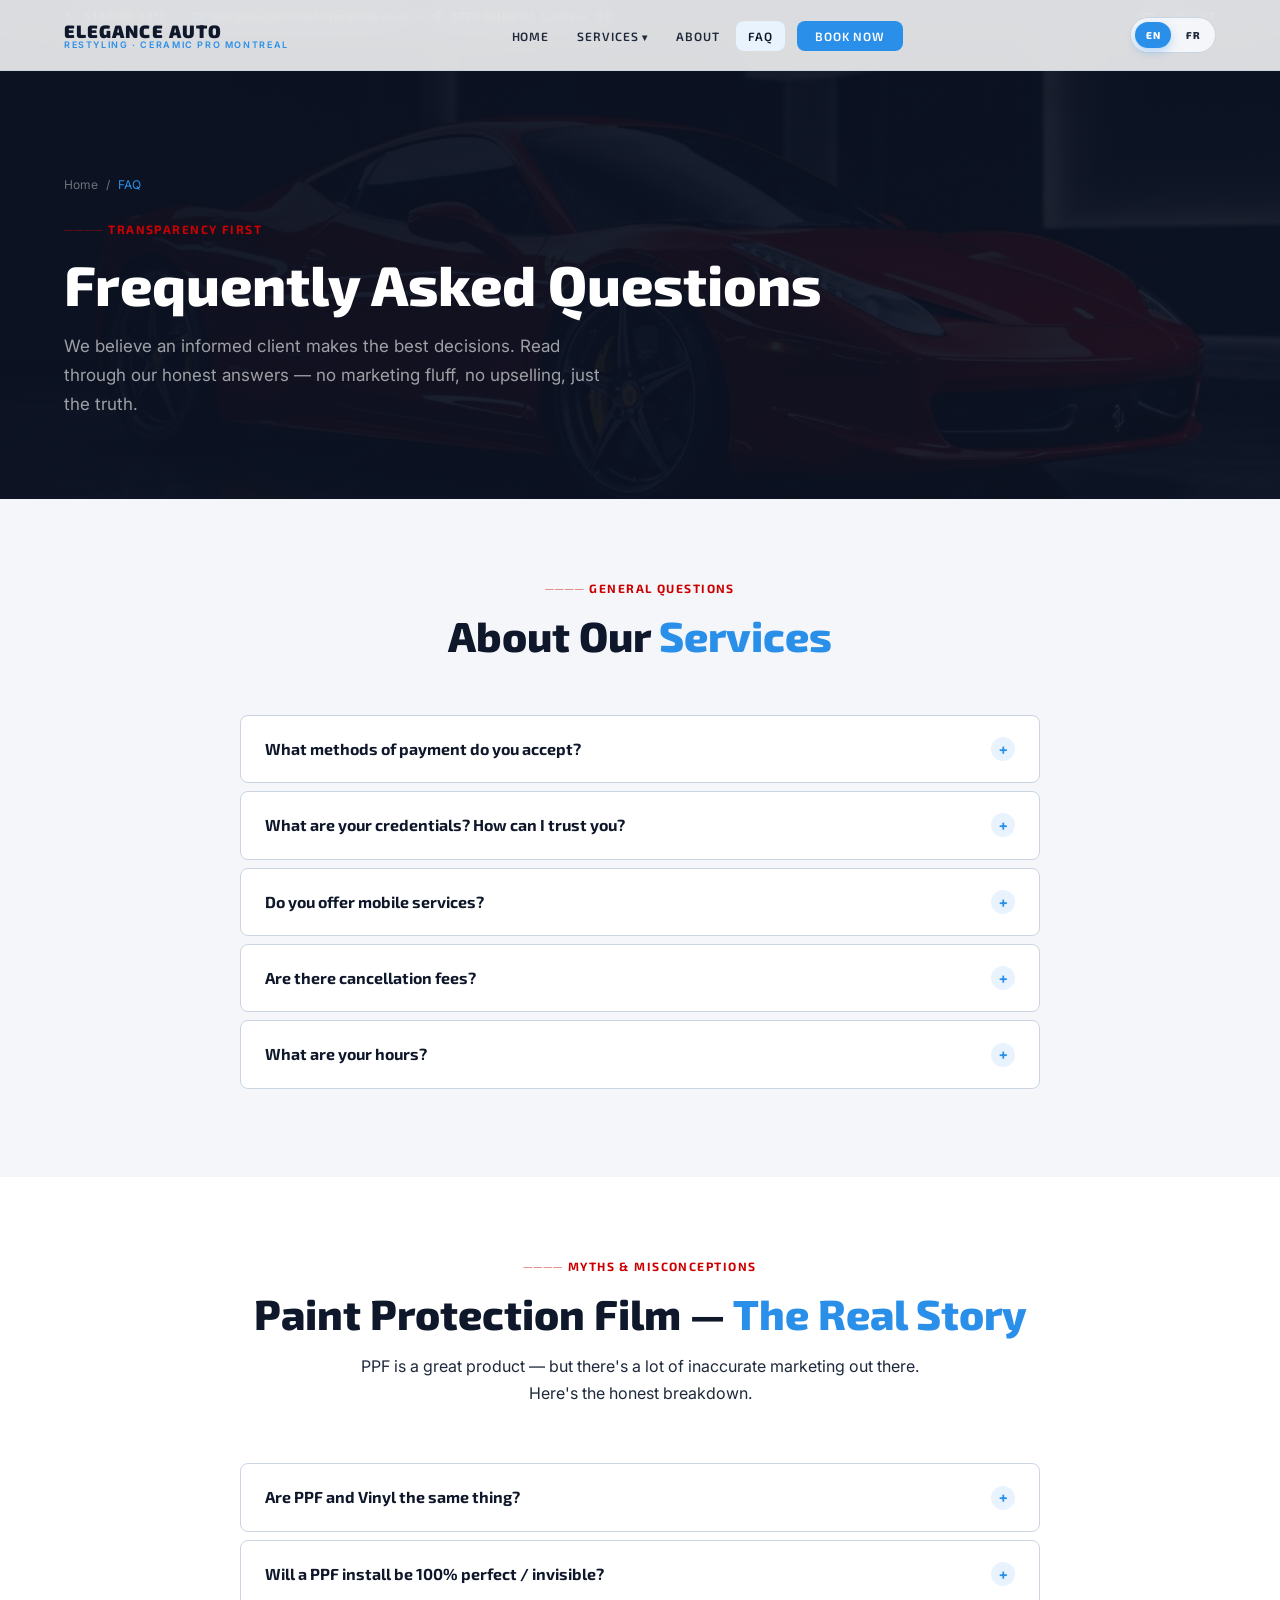
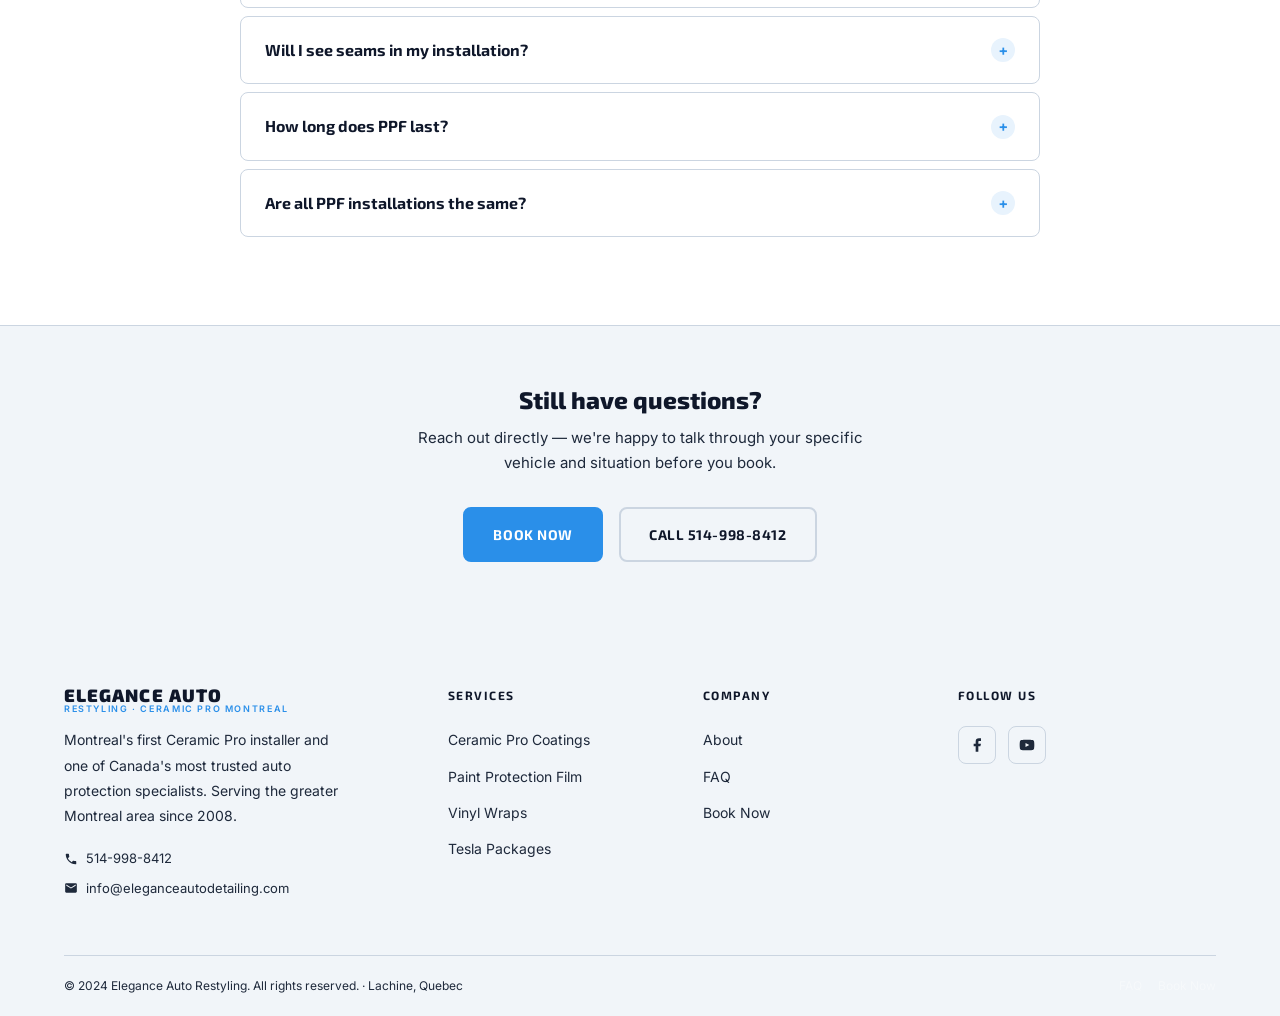
<file: faq.html>
<!DOCTYPE html>
<html lang="en">
<head>
  <meta charset="UTF-8" />
  <meta name="viewport" content="width=device-width, initial-scale=1.0" />
  <title>FAQ — Elegance Auto Restyling Montreal</title>
  <meta name="description" content="Common questions about ceramic coatings, paint protection film, and our services. We believe in complete transparency with every client." />
  <link rel="stylesheet" href="styles.css" />
</head>
<body>

  <!-- ======================================================
       TOP BAR
  ======================================================= -->
  <div class="top-bar">
    <div class="container top-bar-inner">
      <div class="top-bar-info">
        <span>
          <svg width="14" height="14" fill="none" viewBox="0 0 24 24"><path fill="currentColor" d="M6.62 10.79c1.44 2.83 3.76 5.14 6.59 6.59l2.2-2.2c.27-.27.67-.36 1.02-.24 1.12.37 2.33.57 3.57.57.55 0 1 .45 1 1V20c0 .55-.45 1-1 1-9.39 0-17-7.61-17-17 0-.55.45-1 1-1h3.5c.55 0 1 .45 1 1 0 1.25.2 2.45.57 3.57.11.35.03.74-.25 1.02l-2.2 2.2z"/></svg>
          514-998-8412
        </span>
        <span>
          <svg width="14" height="14" fill="none" viewBox="0 0 24 24"><path fill="currentColor" d="M20 4H4c-1.1 0-1.99.9-1.99 2L2 18c0 1.1.9 2 2 2h16c1.1 0 2-.9 2-2V6c0-1.1-.9-2-2-2zm0 4l-8 5-8-5V6l8 5 8-5v2z"/></svg>
          info@eleganceautodetailing.com
        </span>
        <span>
          <svg width="14" height="14" fill="none" viewBox="0 0 24 24"><path fill="currentColor" d="M12 2C8.13 2 5 5.13 5 9c0 5.25 7 13 7 13s7-7.75 7-13c0-3.87-3.13-7-7-7zm0 9.5c-1.38 0-2.5-1.12-2.5-2.5s1.12-2.5 2.5-2.5 2.5 1.12 2.5 2.5-1.12 2.5-2.5 2.5z"/></svg>
          2776 Rathwell, Lachine, QC
        </span>
      </div>
      <div class="top-bar-social">
        <a href="https://facebook.com" target="_blank">FB</a>
        <a href="https://instagram.com" target="_blank">IG</a>
        <a href="https://youtube.com" target="_blank">YT</a>
      </div>
    </div>
  </div>

  <nav class="nav">
    <div class="container">
      <div class="nav-inner">
        <a href="index.html" class="nav-logo" style="text-decoration:none;">
          <span class="nav-logo-main">Elegance Auto</span>
          <span class="nav-logo-sub" data-i18n="nav_logo_sub">Restyling · Ceramic Pro Montreal</span>
        </a>
        <ul class="nav-links">
          <li><a href="index.html" data-i18n="nav_home">Home</a></li>
          <li class="nav-dropdown">
            <a href="#" data-i18n="nav_services">Services</a>
            <ul class="nav-dropdown-menu">
              <li><a href="ceramic-coating.html" data-i18n="nav_ceramic">Ceramic Pro Coatings</a></li>
              <li><a href="ppf.html" data-i18n="nav_ppf">Paint Protection Film</a></li>
              <li><a href="vinyl-wraps.html" data-i18n="nav_vinyl">Vinyl Wraps</a></li>
              <li><a href="tesla.html" data-i18n="nav_tesla">Tesla Packages</a></li>
            </ul>
          </li>
          <li><a href="about.html" data-i18n="nav_about">About</a></li>
          <li><a href="faq.html" class="active" data-i18n="nav_faq">FAQ</a></li>
          <li><a href="contact.html" class="nav-cta" data-i18n="nav_book">Book Now</a></li>
        </ul>
        <div class="lang-switch" id="lang-toggle" role="button" aria-label="Switch language">
          <div class="lang-switch-cursor"></div>
          <div class="lang-switch-btn active" data-value="en">EN</div>
          <div class="lang-switch-btn" data-value="fr">FR</div>
        </div>
        <div class="nav-hamburger"><span></span><span></span><span></span></div>
      </div>
    </div>
    <div class="nav-mobile">
      <div class="lang-switch" id="lang-toggle-mobile" role="button" aria-label="Switch language">
        <div class="lang-switch-cursor"></div>
        <div class="lang-switch-btn active" data-value="en">EN</div>
        <div class="lang-switch-btn" data-value="fr">FR</div>
      </div>
      <a href="index.html" data-i18n="nav_home">Home</a>
      <a href="ceramic-coating.html" data-i18n="nav_ceramic">Ceramic Coatings</a>
      <a href="ppf.html" data-i18n="nav_ppf">Paint Protection Film</a>
      <a href="vinyl-wraps.html" data-i18n="nav_vinyl">Vinyl Wraps</a>
      <a href="tesla.html" data-i18n="nav_tesla">Tesla Packages</a>
      <a href="about.html" data-i18n="nav_about">About Joey</a>
      <a href="faq.html" data-i18n="nav_faq">FAQ</a>
      <a href="contact.html" data-i18n="nav_book">Book Now</a>
    </div>
  </nav>

  <!-- PAGE HERO -->
  <div class="page-hero">
    <div class="page-hero-bg" style="background-image: url('images/hero-ferrari-458.png'); opacity: 0.25;"></div>
    <div class="page-hero-gradient"></div>
    <div class="container">
      <div class="page-hero-content">
        <div class="breadcrumb"><a href="index.html" data-i18n="nav_home">Home</a> / <span data-i18n="nav_faq">FAQ</span></div>
        <div class="section-label" data-i18n="faq_eyebrow">Transparency First</div>
        <h1 data-i18n="faq_title">Frequently Asked <span class="highlight">Questions</span></h1>
        <p data-i18n="faq_sub">We believe an informed client makes the best decisions. Read through our honest answers — no marketing fluff, no upselling, just the truth.</p>
      </div>
    </div>
  </div>

  <!-- GENERAL FAQ -->
  <section class="faq-section">
    <div class="container">
      <div style="text-align:center; margin-bottom:0;">
        <div class="section-label" style="display:block;" data-i18n="faq_general_label">General Questions</div>
        <h2 class="section-title" data-i18n="faq_general_title">About Our <span class="highlight">Services</span></h2>
      </div>

      <div class="faq-list">
        <div class="faq-item">
          <div class="faq-question">
            <span data-i18n="faq_q_payment">What methods of payment do you accept?</span>
            <span class="faq-icon">+</span>
          </div>
          <div class="faq-answer" data-i18n="faq_a_payment">We accept cash, cheques, debit/credit cards, and e-transfer payments.</div>
        </div>

        <div class="faq-item">
          <div class="faq-question">
            <span data-i18n="faq_q_trust">What are your credentials? How can I trust you?</span>
            <span class="faq-icon">+</span>
          </div>
          <div class="faq-answer" data-i18n="faq_a_trust">
            The concern is completely understandable. In a market full of false claims, false promises, and shoddy workmanship, Elegance Auto Restyling stands out through a fully transparent approach.<br><br>
            Joey is a passionate car enthusiast who treats every vehicle as if it were his own. He is fully insured and certified by Ceramic Pro 9H Nano-coatings, STEK Films, and 3M Films. He's been in the industry since 2008 and has been one of the first Ceramic Pro installers in Canada since 2014 — the first in Quebec.<br><br>
            He also offers you the opportunity to watch every step of the process and encourages questions. No beating around the bush.
          </div>
        </div>

        <div class="faq-item">
          <div class="faq-question">
            <span data-i18n="faq_q3">Do you offer mobile services?</span>
            <span class="faq-icon">+</span>
          </div>
          <div class="faq-answer" data-i18n="faq_a3">No. To ensure surgical cleanliness and perfect results for coatings and PPF, we only work in our climate-controlled facility in Lachine.</div>
        </div>

        <div class="faq-item">
          <div class="faq-question">
            <span data-i18n="faq_q_cancel">Are there cancellation fees?</span>
            <span class="faq-icon">+</span>
          </div>
          <div class="faq-answer" data-i18n="faq_a_cancel">There is a $50 cancellation fee if you choose to cancel or reschedule your appointment with less than 48 hours notice. We always try to confirm appointments a few days prior, but please notify us as early as possible if you need to change your booking.</div>
        </div>

        <div class="faq-item">
          <div class="faq-question">
            <span data-i18n="faq_q_hours">What are your hours?</span>
            <span class="faq-icon">+</span>
          </div>
          <div class="faq-answer" data-i18n="faq_a_hours">Phone hours are Monday through Friday, 9am to 6pm. We are closed on weekends. All work is <strong>by appointment only</strong> — this ensures every vehicle gets our complete, undivided attention.</div>
        </div>
      </div>
    </div>
  </section>

  <!-- PPF FAQ -->
  <section id="ppf-faq" style="background: var(--white); padding: 80px 0;">
    <div class="container">
      <div style="text-align:center; margin-bottom:0;">
        <div class="section-label" style="display:block;" data-i18n="faq_myths_label">Myths &amp; Misconceptions</div>
        <h2 class="section-title" data-i18n="faq_ppf_title">Paint Protection Film — <span class="highlight">The Real Story</span></h2>
        <p class="section-sub" style="margin: 0 auto 8px;" data-i18n="faq_ppf_sub">PPF is a great product — but there's a lot of inaccurate marketing out there. Here's the honest breakdown.</p>
      </div>

      <div class="faq-list" style="margin-top:56px;">
        <div class="faq-item">
          <div class="faq-question">
            <span data-i18n="faq_q_vinyl_ppf">Are PPF and Vinyl the same thing?</span>
            <span class="faq-icon">+</span>
          </div>
          <div class="faq-answer" data-i18n="faq_a_vinyl_ppf">
            No — other than both being films applied to a vehicle, they are completely different products.<br><br>
            <strong>Vinyl</strong> is a thin layer (roughly 2 mils) of cast or calendered PVC with pigments added for color. It's very malleable and highly conformable, allowing it to wrap over complex shapes and edges.<br><br>
            <strong>PPF</strong> is a much thicker (8–12 mils) multi-layered polyurethane film. It's designed to be perfectly clear and have impact and abrasion resistance. Most premium PPF films today also have self-healing properties. Being thicker and more resistant also means it has some limitations in terms of conformability.
          </div>
        </div>

        <div class="faq-item">
          <div class="faq-question">
            <span data-i18n="faq_q_perfection">Will a PPF install be 100% perfect / invisible?</span>
            <span class="faq-icon">+</span>
          </div>
          <div class="faq-answer" data-i18n="faq_a_perfection">
            The short answer is <strong>no</strong>. PPF installation is not easy — the material is expensive and it takes many years to become a proficient installer. Even an experienced installer will have some "blemishes." Here's what to expect:<br><br>
            <strong>Water bubbles/air pockets</strong> will dry out after a few weeks once the film cures. If they don't completely evaporate, a hypodermic needle can release the air.<br><br>
            <strong>Lift lines</strong> occur during installation when part of the film is temporarily set while another area is worked on. These generally level down over time and are simply part of the process.<br><br>
            <strong>Dust specs</strong> may occasionally be present. Most installers work in a clean shop but not a surgically sealed clean room.<br><br>
            Remember: it's <em>Paint PROTECTION Film</em>, not <em>Paint PERFECTION Film</em>.
          </div>
        </div>

        <div class="faq-item">
          <div class="faq-question">
            <span data-i18n="faq_q_seams">Will I see seams in my installation?</span>
            <span class="faq-icon">+</span>
          </div>
          <div class="faq-answer" data-i18n="faq_a_seams">
            On almost every panel — no. But certain parts of a vehicle have too complex a shape for film to fully contour to in a single piece. Bumpers, mirrors, and trunks are often done in multiple pieces, meaning there will be seams.<br><br>
            A skilled installer places seams in areas where they get lost naturally — curve reflections, edges with high reflection, or hidden areas. When a visible seam is unavoidable, we minimize it as much as possible and align both edges as closely as possible.
          </div>
        </div>

        <div class="faq-item">
          <div class="faq-question">
            <span data-i18n="faq_q_longevity">How long does PPF last?</span>
            <span class="faq-icon">+</span>
          </div>
          <div class="faq-answer" data-i18n="faq_a_longevity">
            Past the 5-year mark, warranty length is mostly marketing. PPF is a <em>sacrificial</em> film — it absorbs damage so your paint doesn't have to. After 5 years of taking abuse, some panels will likely need replacement.<br><br>
            We always advise clients to focus on the quality of the film and installer rather than the length of the warranty. Durability varies based on: which panels are covered (a bumper takes far more abuse than a quarter panel), how well the car is maintained, how much time it spends on the road vs. in a garage, and whether there's been any physical damage.<br><br>
            Most people don't keep their cars more than 4–5 years anyway — a quality install that lasts that long is a complete success.
          </div>
        </div>

        <div class="faq-item">
          <div class="faq-question">
            <span data-i18n="faq_q_consistency">Are all PPF installations the same?</span>
            <span class="faq-icon">+</span>
          </div>
          <div class="faq-answer" data-i18n="faq_a_consistency">
            Absolutely not. Two restaurants can serve a steak — but not all chefs cook at the same level.<br><br>
            Even if two shops use the same film brand, the quality of the installation itself can vary dramatically. Doing your research and choosing your installer carefully is more important than focusing on brand, warranty length, or price.<br><br>
            If you're looking for a clean, custom install with virtually no visible seams, you'll likely pay a bit more than at a pre-cut, done-in-a-day shop. That's a choice to make based on your priorities — but we believe the difference is always visible.
          </div>
        </div>
      </div>
    </div>
  </section>

  <!-- STILL HAVE QUESTIONS -->
  <section style="background: var(--dark-2); padding: 60px 0; border-top: 1px solid var(--border);">
    <div class="container" style="text-align:center;">
      <h2 style="color:var(--black); margin-bottom:12px;" data-i18n="faq_still_q">Still have questions?</h2>
      <p style="color:var(--gray); margin-bottom:32px; font-size:15px; max-width:480px; margin-left:auto; margin-right:auto;" data-i18n="faq_still_sub">Reach out directly — we're happy to talk through your specific vehicle and situation before you book.</p>
      <div style="display:flex; gap:16px; justify-content:center; flex-wrap:wrap;">
        <a href="contact.html" class="btn btn-primary" data-i18n="nav_book">Contact Us</a>
        <a href="tel:5149988412" class="btn btn-outline" style="border-color:var(--border); color:var(--black);">Call 514-998-8412</a>
      </div>
    </div>
  </section>

  <!-- FOOTER -->
  <footer class="footer">
    <div class="container">
      <div class="footer-grid">
        <div class="footer-brand">
          <a href="index.html" class="nav-logo" style="text-decoration:none;"><span class="nav-logo-main">Elegance Auto</span><span class="nav-logo-sub" data-i18n="nav_logo_sub">Restyling · Ceramic Pro Montreal</span></a>
          <p data-i18n="footer_desc">Montreal's first Ceramic Pro installer and one of Canada's most trusted auto protection specialists. Serving the greater Montreal area since 2008.</p>
          <div class="footer-contact">
            <a href="tel:5149988412"><svg width="14" height="14" fill="none" viewBox="0 0 24 24"><path fill="currentColor" d="M6.62 10.79c1.44 2.83 3.76 5.14 6.59 6.59l2.2-2.2c.27-.27.67-.36 1.02-.24 1.12.37 2.33.57 3.57.57.55 0 1 .45 1 1V20c0 .55-.45 1-1 1-9.39 0-17-7.61-17-17 0-.55.45-1 1-1h3.5c.55 0 1 .45 1 1 0 1.25.2 2.45.57 3.57.11.35.03.74-.25 1.02l-2.2 2.2z"/></svg>514-998-8412</a>
            <a href="mailto:info@eleganceautodetailing.com"><svg width="14" height="14" fill="none" viewBox="0 0 24 24"><path fill="currentColor" d="M20 4H4c-1.1 0-2 .9-2 2v12c0 1.1.9 2 2 2h16c1.1 0 2-.9 2-2V6c0-1.1-.9-2-2-2zm0 4l-8 5-8-5V6l8 5 8-5v2z"/></svg>info@eleganceautodetailing.com</a>
          </div>
        </div>
        <div>
          <div class="footer-heading" data-i18n="footer_services">Services</div>
          <ul class="footer-links">
            <li><a href="ceramic-coating.html" data-i18n="nav_ceramic">Ceramic Coatings</a></li>
            <li><a href="ppf.html" data-i18n="nav_ppf">Paint Protection Film</a></li>
            <li><a href="vinyl-wraps.html" data-i18n="nav_vinyl">Vinyl Wraps</a></li>
            <li><a href="tesla.html" data-i18n="nav_tesla">Tesla Packages</a></li>
          </ul>
        </div>
        <div>
          <div class="footer-heading" data-i18n="footer_company">Company</div>
          <ul class="footer-links">
            <li><a href="about.html" data-i18n="nav_about">About Joey</a></li>
            <li><a href="faq.html" data-i18n="nav_faq">FAQ</a></li>
            <li><a href="contact.html" data-i18n="nav_book">Book an Appointment</a></li>
          </ul>
        </div>
        <div>
          <div class="footer-heading" data-i18n="footer_follow">Follow Us</div>
          <div class="footer-social">
            <a href="https://www.facebook.com/pages/Elegance-Auto-Detailing/112193962170449" target="_blank" rel="noopener"><svg width="16" height="16" fill="currentColor" viewBox="0 0 24 24"><path d="M18 2h-3a5 5 0 0 0-5 5v3H7v4h3v8h4v-8h3l1-4h-4V7a1 1 0 0 1 1-1h3z"/></svg></a>
            <a href="https://www.youtube.com/user/EleganceAutoDetails" target="_blank" rel="noopener"><svg width="16" height="16" fill="currentColor" viewBox="0 0 24 24"><path d="M22.54 6.42a2.78 2.78 0 0 0-1.95-1.96C18.88 4 12 4 12 4s-6.88 0-8.59.46A2.78 2.78 0 0 0 1.46 6.42 29 29 0 0 0 1 12a29 29 0 0 0 .46 5.58 2.78 2.78 0 0 0 1.95 1.95C5.12 20 12 20 12 20s6.88 0 8.59-.47a2.78 2.78 0 0 0 1.95-1.95A29 29 0 0 0 23 12a29 29 0 0 0-.46-5.58zM9.75 15.02V8.98L15.5 12l-5.75 3.02z"/></svg></a>
          </div>
        </div>
      </div>
      <div class="footer-bottom">
        <span data-i18n="footer_rights">© 2024 Elegance Auto Restyling. All rights reserved.</span>
        <div style="display:flex;gap:16px;">
          <a href="faq.html" data-i18n="nav_faq">FAQ</a>
          <a href="contact.html" data-i18n="nav_book">Contact</a>
        </div>
      </div>
    </div>
  </footer>

  <script src="js/main.js"></script>
</body>
</html>
</file>
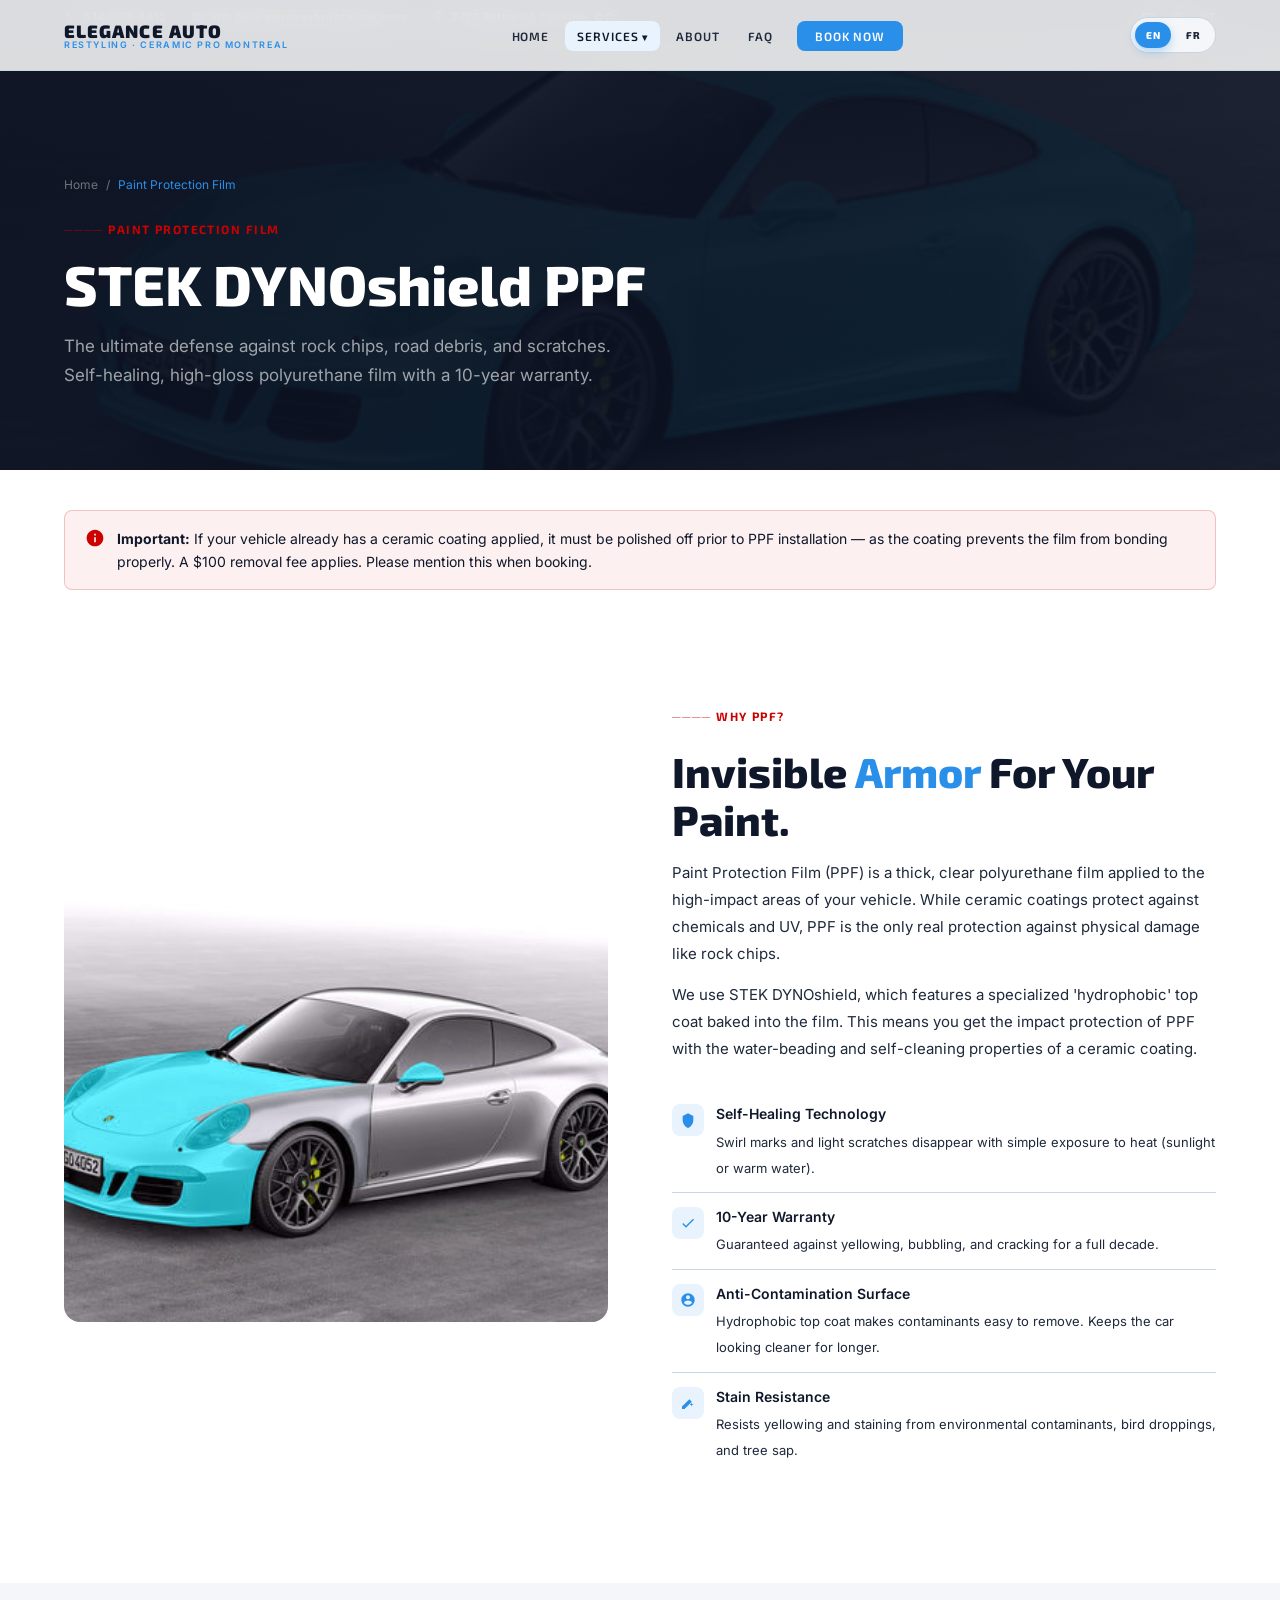
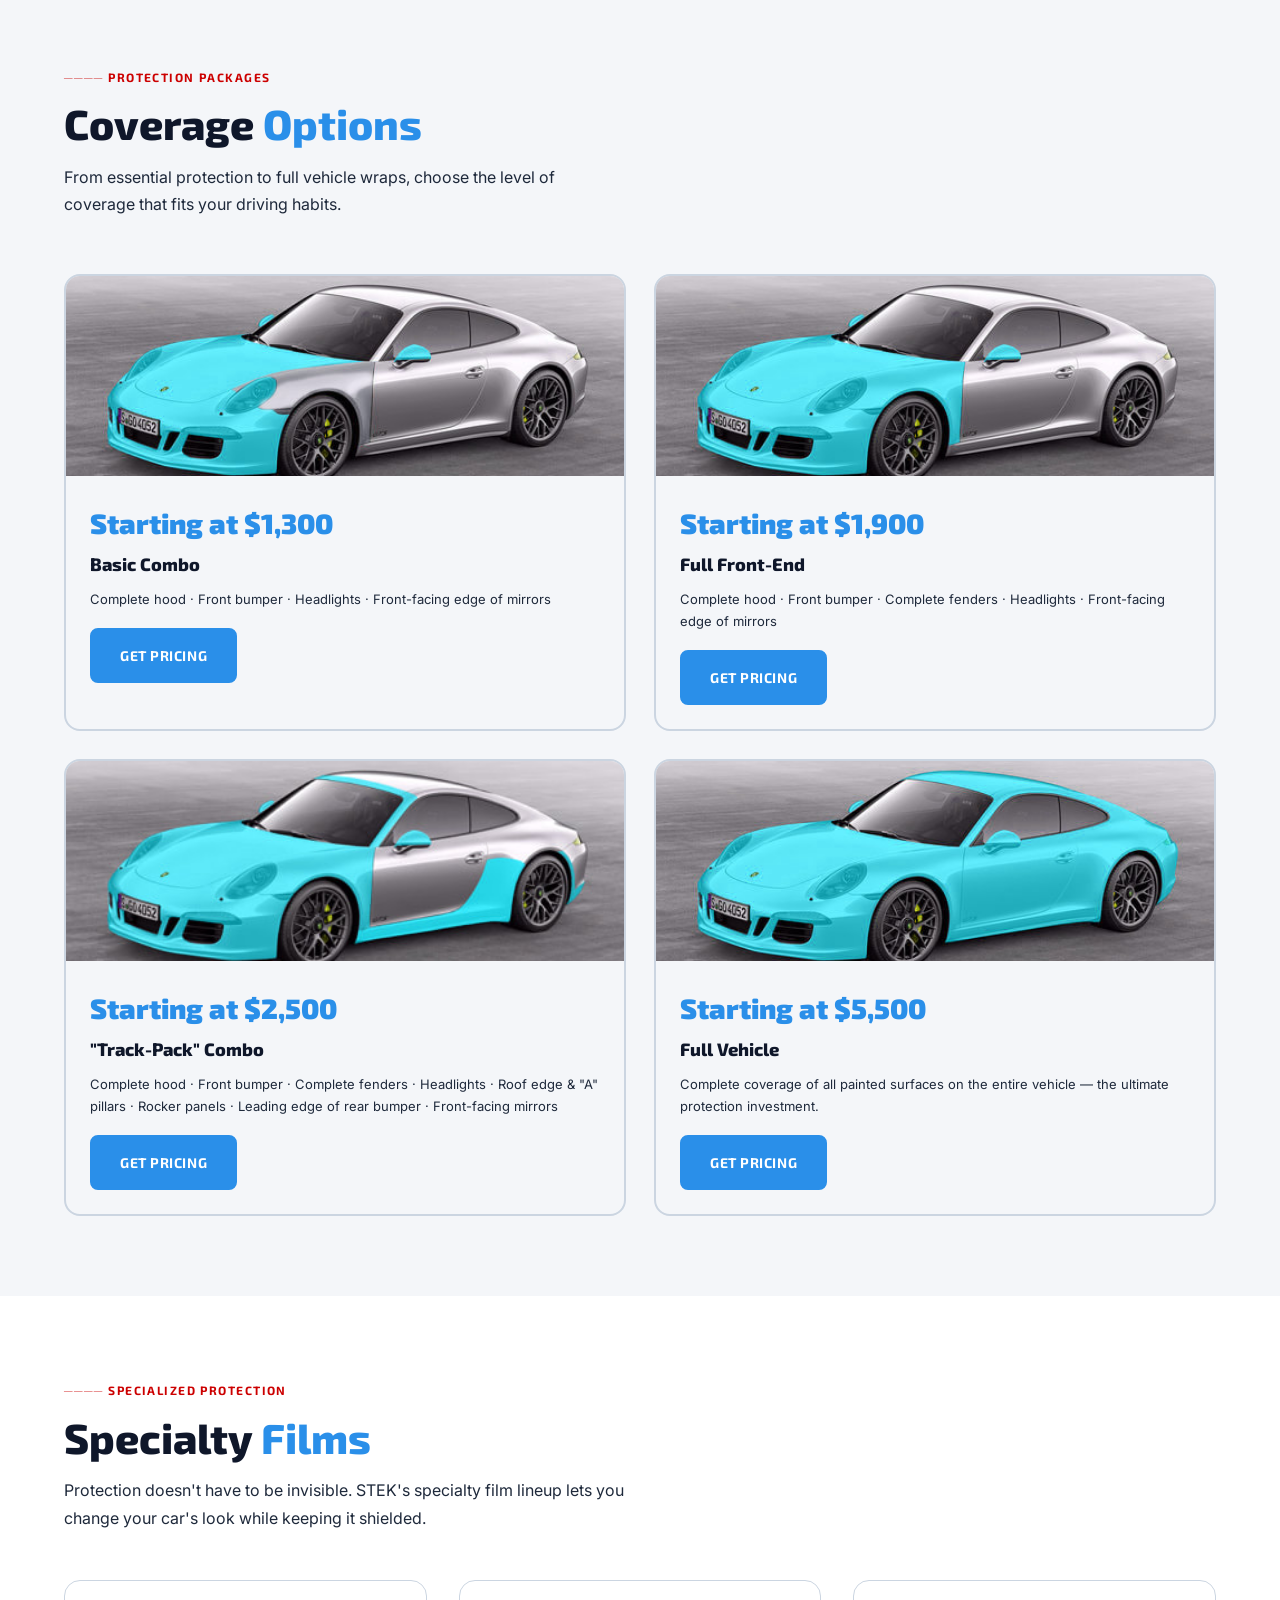
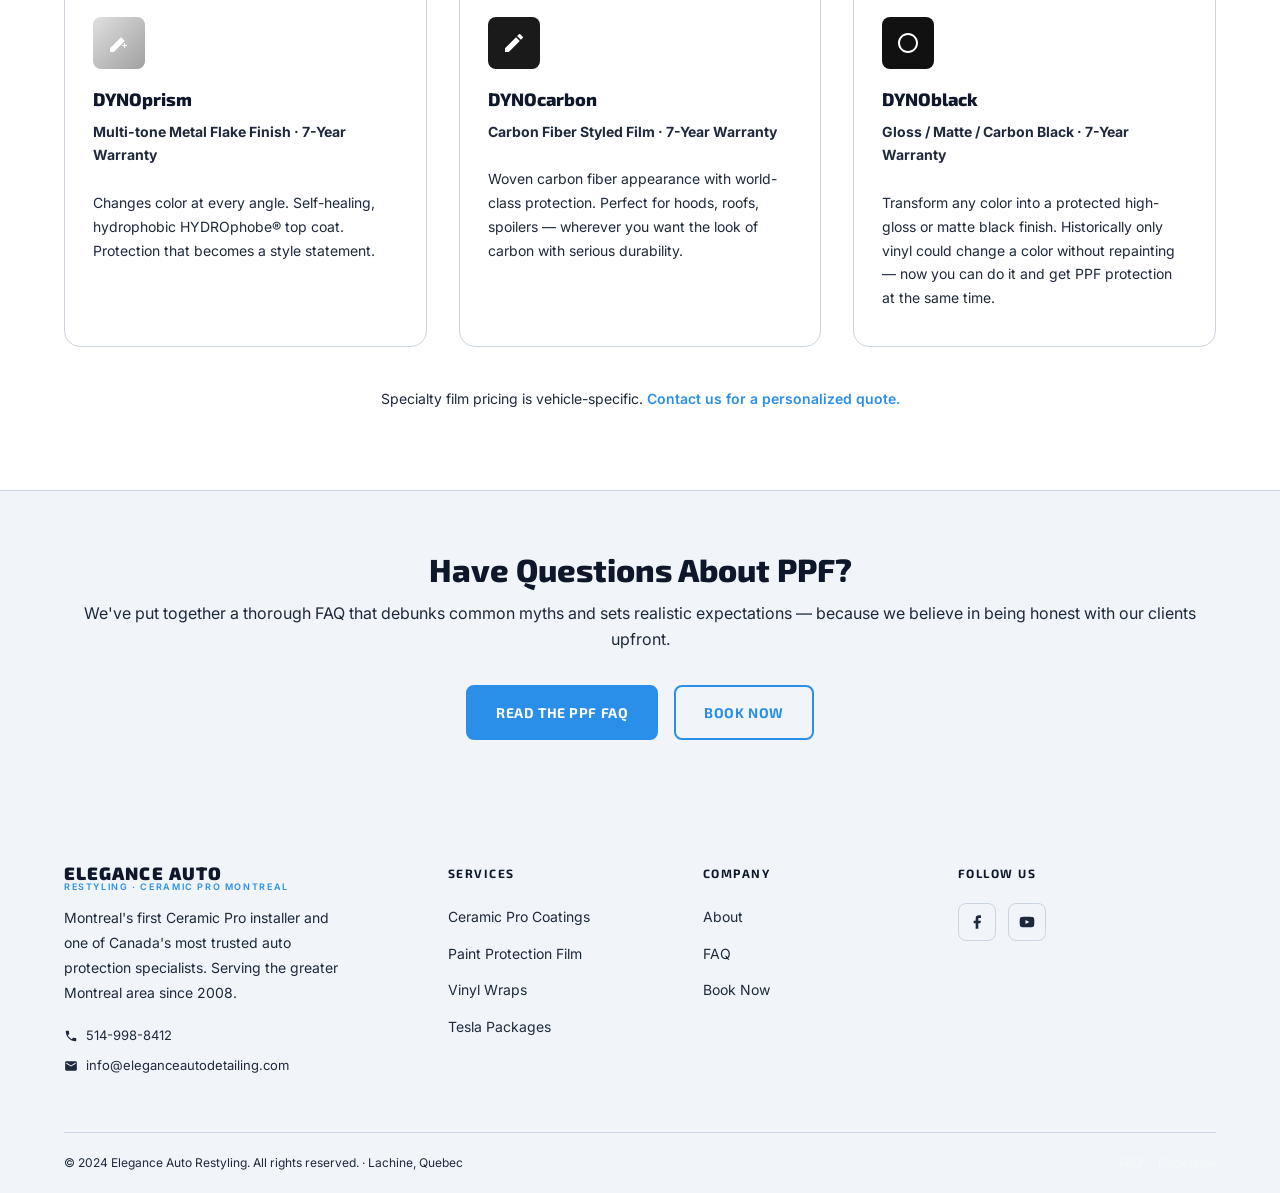
<file: ppf.html>
<!DOCTYPE html>
<html lang="en">
<head>
  <meta charset="UTF-8" />
  <meta name="viewport" content="width=device-width, initial-scale=1.0" />
  <title>STEK Paint Protection Film — Elegance Auto Restyling Montreal</title>
  <meta name="description" content="STEK DYNOshield paint protection film in Montreal. Self-healing, 10-year warranty PPF. Basic Combo from $1,300. Authorized STEK installer since 2014." />
  <link rel="stylesheet" href="styles.css" />
</head>
<body>

  <!-- ======================================================
       TOP BAR
  ======================================================= -->
  <div class="top-bar">
    <div class="container top-bar-inner">
      <div class="top-bar-info">
        <span>
          <svg width="14" height="14" fill="none" viewBox="0 0 24 24"><path fill="currentColor" d="M6.62 10.79c1.44 2.83 3.76 5.14 6.59 6.59l2.2-2.2c.27-.27.67-.36 1.02-.24 1.12.37 2.33.57 3.57.57.55 0 1 .45 1 1V20c0 .55-.45 1-1 1-9.39 0-17-7.61-17-17 0-.55.45-1 1-1h3.5c.55 0 1 .45 1 1 0 1.25.2 2.45.57 3.57.11.35.03.74-.25 1.02l-2.2 2.2z"/></svg>
          514-998-8412
        </span>
        <span>
          <svg width="14" height="14" fill="none" viewBox="0 0 24 24"><path fill="currentColor" d="M20 4H4c-1.1 0-1.99.9-1.99 2L2 18c0 1.1.9 2 2 2h16c1.1 0 2-.9 2-2V6c0-1.1-.9-2-2-2zm0 4l-8 5-8-5V6l8 5 8-5v2z"/></svg>
          info@eleganceautodetailing.com
        </span>
        <span>
          <svg width="14" height="14" fill="none" viewBox="0 0 24 24"><path fill="currentColor" d="M12 2C8.13 2 5 5.13 5 9c0 5.25 7 13 7 13s7-7.75 7-13c0-3.87-3.13-7-7-7zm0 9.5c-1.38 0-2.5-1.12-2.5-2.5s1.12-2.5 2.5-2.5 2.5 1.12 2.5 2.5-1.12 2.5-2.5 2.5z"/></svg>
          2776 Rathwell, Lachine, QC
        </span>
      </div>
      <div class="top-bar-social">
        <a href="https://facebook.com" target="_blank">FB</a>
        <a href="https://instagram.com" target="_blank">IG</a>
        <a href="https://youtube.com" target="_blank">YT</a>
      </div>
    </div>
  </div>

  <nav class="nav">
    <div class="container">
      <div class="nav-inner">
        <a href="index.html" class="nav-logo" style="text-decoration:none;">
          <span class="nav-logo-main">Elegance Auto</span>
          <span class="nav-logo-sub" data-i18n="nav_logo_sub">Restyling · Ceramic Pro Montreal</span>
        </a>
        <ul class="nav-links">
          <li><a href="index.html" data-i18n="nav_home">Home</a></li>
          <li class="nav-dropdown">
            <a href="#" class="active" data-i18n="nav_services">Services</a>
            <ul class="nav-dropdown-menu">
              <li><a href="ceramic-coating.html" data-i18n="nav_ceramic">Ceramic Pro Coatings</a></li>
              <li><a href="ppf.html" data-i18n="nav_ppf">Paint Protection Film</a></li>
              <li><a href="vinyl-wraps.html" data-i18n="nav_vinyl">Vinyl Wraps</a></li>
              <li><a href="tesla.html" data-i18n="nav_tesla">Tesla Packages</a></li>
            </ul>
          </li>
          <li><a href="about.html" data-i18n="nav_about">About</a></li>
          <li><a href="faq.html" data-i18n="nav_faq">FAQ</a></li>
          <li><a href="contact.html" class="nav-cta" data-i18n="nav_book">Book Now</a></li>
        </ul>
        <div class="lang-switch" id="lang-toggle" role="button" aria-label="Switch language">
          <div class="lang-switch-cursor"></div>
          <div class="lang-switch-btn active" data-value="en">EN</div>
          <div class="lang-switch-btn" data-value="fr">FR</div>
        </div>
        <div class="nav-hamburger"><span></span><span></span><span></span></div>
      </div>
    </div>
    <div class="nav-mobile">
      <div class="lang-switch" id="lang-toggle-mobile" role="button" aria-label="Switch language">
        <div class="lang-switch-cursor"></div>
        <div class="lang-switch-btn active" data-value="en">EN</div>
        <div class="lang-switch-btn" data-value="fr">FR</div>
      </div>
      <a href="index.html" data-i18n="nav_home">Home</a>
      <a href="ceramic-coating.html" data-i18n="nav_ceramic">Ceramic Coatings</a>
      <a href="ppf.html" data-i18n="nav_ppf">Paint Protection Film</a>
      <a href="vinyl-wraps.html" data-i18n="nav_vinyl">Vinyl Wraps</a>
      <a href="tesla.html" data-i18n="nav_tesla">Tesla Packages</a>
      <a href="about.html" data-i18n="nav_about">About Joey</a>
      <a href="faq.html" data-i18n="nav_faq">FAQ</a>
      <a href="contact.html" data-i18n="nav_book">Book Now</a>
    </div>
  </nav>

  <!-- PAGE HERO -->
  <div class="page-hero">
    <div class="page-hero-bg" style="background-image: url('images/ppf-full-car.jpg'); opacity: 0.25;"></div>
    <div class="page-hero-gradient"></div>
    <div class="container">
      <div class="page-hero-content">
        <div class="breadcrumb"><a href="index.html" data-i18n="nav_home">Home</a> / <span data-i18n="nav_ppf">Paint Protection Film</span></div>
        <div class="section-label" data-i18n="ppf_eyebrow">STEK DYNOshield</div>
        <h1 data-i18n="ppf_title">Paint Protection <span class="highlight">Film</span></h1>
        <p data-i18n="ppf_sub">Military-grade polyurethane film that absorbs the abuse your paint can't. Self-healing technology, 10-year warranty, and installation precision that separates us from the rest.</p>
      </div>
    </div>
  </div>

  <!-- NOTICE -->
  <section style="background: var(--white); padding: 40px 0 0;">
    <div class="container">
      <div class="notice-box">
        <div class="notice-box-icon">
          <svg width="20" height="20" fill="none" viewBox="0 0 24 24"><path fill="currentColor" d="M12 2C6.48 2 2 6.48 2 12s4.48 10 10 10 10-4.48 10-10S17.52 2 12 2zm1 15h-2v-6h2v6zm0-8h-2V7h2v2z"/></svg>
        </div>
        <p data-i18n="ppf_notice"><strong>Important:</strong> If your vehicle already has a ceramic coating applied, it must be polished off prior to PPF installation — as the coating prevents the film from bonding properly. A $100 removal fee applies. Please mention this when booking.</p>
      </div>
    </div>
  </section>

  <!-- OVERVIEW -->
  <section class="service-overview">
    <div class="container">
      <div class="service-overview-grid">
        <div class="service-overview-image">
          <img src="images/ppf-basic.jpg" alt="STEK DYNOshield paint protection film" />
        </div>
        <div class="service-overview-content">
          <div class="section-label" data-i18n="ppf_overview_label">About STEK DYNOshield</div>
          <h2 class="section-title" data-i18n="ppf_overview_title">The Best-Performing Film <span class="highlight">On the Market</span></h2>
          <p data-i18n="ppf_overview_p1">DYNOshield's nano-glass top coat is bonded at a molecular level during manufacturing — virtually eliminating the need for waxes or aftermarket coatings. It delivers unmatched clarity, superior hydrophobicity, and self-healing properties all in a single film.</p>
          <p data-i18n="ppf_overview_p2">PPF is a <em>sacrificial</em> layer — it takes the abuse so your factory paint doesn't have to. Rock chips, road debris, light scratches, bug acids, and road salt never reach your paint. When the film takes damage, it heals itself with heat.</p>

          <div class="service-specs">
            <div class="service-spec-item">
              <div class="spec-icon"><svg width="16" height="16" fill="none" viewBox="0 0 24 24"><path fill="currentColor" d="M12 2L4 6v6c0 5.55 3.84 10.74 8 12 4.16-1.26 8-6.45 8-12V6l-8-4z"/></svg></div>
              <div class="spec-content"><strong data-i18n="spec_self_healing_title">Self-Healing Technology</strong><span data-i18n="spec_self_healing_desc">Light surface scratches and swirls disappear on their own with heat or warm water.</span></div>
            </div>
            <div class="service-spec-item">
              <div class="spec-icon"><svg width="16" height="16" fill="none" viewBox="0 0 24 24"><path fill="currentColor" d="M9 16.17L4.83 12l-1.42 1.41L9 19 21 7l-1.41-1.41L9 16.17z"/></svg></div>
              <div class="spec-content"><strong data-i18n="spec_warranty_title">10-Year Warranty</strong><span data-i18n="spec_warranty_desc">DYNOshield is warrantied against delamination, yellowing, bubbling and cracking for a full decade.</span></div>
            </div>
            <div class="service-spec-item">
              <div class="spec-icon"><svg width="16" height="16" fill="none" viewBox="0 0 24 24"><path fill="currentColor" d="M12 2C6.48 2 2 6.48 2 12s4.48 10 10 10 10-4.48 10-10S17.52 2 12 2zm0 3c1.66 0 3 1.34 3 3s-1.34 3-3 3-3-1.34-3-3 1.34-3 3-3zm0 14.2c-2.5 0-4.71-1.28-6-3.22.03-1.99 4-3.08 6-3.08 1.99 0 5.97 1.09 6 3.08-1.29 1.94-3.5 3.22-6 3.22z"/></svg></div>
              <div class="spec-content"><strong data-i18n="ppf_hydro_title">Anti-Contamination Surface</strong><span data-i18n="ppf_hydro_desc">Hydrophobic top coat makes contaminants easy to remove. Keeps the car looking cleaner for longer.</span></div>
            </div>
            <div class="service-spec-item">
              <div class="spec-icon"><svg width="16" height="16" fill="none" viewBox="0 0 24 24"><path fill="currentColor" d="M17.5 12c.28 0 .5.22.5.5V14h1.5c.28 0 .5.22.5.5s-.22.5-.5.5H18v1.5c0 .28-.22.5-.5.5s-.5-.22-.5-.5V15h-1.5c-.28 0-.5-.22-.5-.5s.22-.5.5-.5H17v-1.5c0-.28.22-.5.5-.5z"/><path fill="currentColor" d="M3 17.25V21h3.75L17.81 9.94l-3.75-3.75L3 17.25z"/></svg></div>
              <div class="spec-content"><strong data-i18n="spec_stain_title">Stain Resistant</strong><span data-i18n="spec_stain_desc">Nano-glass top coat prevents staining from road oils, bugs, and environmental fallout.</span></div>
            </div>
          </div>
        </div>
      </div>
    </div>
  </section>

  <!-- PACKAGES -->
  <section class="ppf-packages" style="background: var(--gray-light); padding: 80px 0;">
    <div class="container">
      <div class="section-label" data-i18n="ppf_packages_label">Coverage Options</div>
      <h2 class="section-title" data-i18n="ppf_packages_title">Choose Your <span class="highlight">Package</span></h2>
      <p class="section-sub" data-i18n="ppf_packages_sub">From protecting the most vulnerable front-end zones to a complete full-vehicle shield — we have a package for every level of commitment.</p>

      <div class="ppf-grid">
        <div class="ppf-card">
          <img class="ppf-card-img" src="images/ppf-basic.jpg" alt="Basic Combo PPF" />
          <div class="ppf-card-body">
            <div class="ppf-card-price" data-i18n="ppf_price_basic">Starting at $1,300</div>
            <div class="ppf-card-name" data-i18n="ppf_pkg_basic">Basic Combo</div>
            <div class="ppf-card-includes" data-i18n="ppf_inc_basic">
              Complete hood · Front bumper · Headlights · Front-facing edge of mirrors
            </div>
            <a href="contact.html" class="btn btn-primary" data-i18n="ppf_pkg_btn">Get a Quote</a>
          </div>
        </div>

        <div class="ppf-card">
          <img class="ppf-card-img" src="images/ppf-full-front.jpg" alt="Full Front-End PPF" />
          <div class="ppf-card-body">
            <div class="ppf-card-price" data-i18n="ppf_price_full_front">Starting at $1,900</div>
            <div class="ppf-card-name" data-i18n="ppf_pkg_full_front">Full Front-End</div>
            <div class="ppf-card-includes" data-i18n="ppf_inc_full_front">
              Complete hood · Front bumper · Complete fenders · Headlights · Front-facing edge of mirrors
            </div>
            <a href="contact.html" class="btn btn-primary" data-i18n="ppf_pkg_btn">Get a Quote</a>
          </div>
        </div>

        <div class="ppf-card">
          <img class="ppf-card-img" src="images/ppf-track-pack.jpg" alt="Track Pack PPF" />
          <div class="ppf-card-body">
            <div class="ppf-card-price" data-i18n="ppf_price_track">Starting at $2,500</div>
            <div class="ppf-card-name" data-i18n="ppf_pkg_track">"Track-Pack" Combo</div>
            <div class="ppf-card-includes" data-i18n="ppf_inc_track">
              Complete hood · Front bumper · Complete fenders · Headlights · Roof edge &amp; "A" pillars · Rocker panels · Leading edge of rear bumper · Front-facing mirrors
            </div>
            <a href="contact.html" class="btn btn-primary" data-i18n="ppf_pkg_btn">Get a Quote</a>
          </div>
        </div>

        <div class="ppf-card">
          <img class="ppf-card-img" src="images/ppf-full-car.jpg" alt="Full Vehicle PPF" />
          <div class="ppf-card-body">
            <div class="ppf-card-price" data-i18n="ppf_price_full_car">Starting at $5,500</div>
            <div class="ppf-card-name" data-i18n="ppf_pkg_full_car">Full Vehicle</div>
            <div class="ppf-card-includes" data-i18n="ppf_inc_full_car">
              Complete coverage of all painted surfaces on the entire vehicle — the ultimate protection investment.
            </div>
            <a href="contact.html" class="btn btn-primary" data-i18n="ppf_pkg_btn">Get a Quote</a>
          </div>
        </div>
      </div>
    </div>
  </section>

  <!-- SPECIALTY FILMS -->
  <section style="background: var(--white); padding: 80px 0;">
    <div class="container">
      <div class="section-label" data-i18n="ppf_specialty_label">Beyond Clear</div>
      <h2 class="section-title" data-i18n="ppf_specialty_title">Specialty <span class="highlight">Films</span></h2>
      <p class="section-sub" data-i18n="ppf_specialty_sub">Protection doesn't have to be invisible. STEK's specialty film lineup lets you change your car's look while keeping it shielded.</p>

      <div class="features-grid" style="margin-top:48px;">
        <div class="feature-card">
          <div class="feature-icon" style="background: linear-gradient(135deg, #e0e0e0, #a0a0a0);">
            <svg width="24" height="24" fill="none" viewBox="0 0 24 24"><path fill="white" d="M17.5 12c.28 0 .5.22.5.5V14h1.5c.28 0 .5.22.5.5s-.22.5-.5.5H18v1.5c0 .28-.22.5-.5.5s-.5-.22-.5-.5V15h-1.5c-.28 0-.5-.22-.5-.5s.22-.5.5-.5H17v-1.5c0-.28.22-.5.5-.5zM3 17.25V21h3.75L17.81 9.94l-3.75-3.75L3 17.25z"/></svg>
          </div>
          <h3 data-i18n="ppf_prism_title">DYNOprism</h3>
          <p data-i18n="ppf_prism_desc"><strong>Multi-tone Metal Flake Finish · 7-Year Warranty</strong><br><br>Changes color at every angle. Self-healing, hydrophobic HYDROphobe® top coat. Protection that becomes a style statement.</p>
        </div>
        <div class="feature-card">
          <div class="feature-icon" style="background: #1a1a1a;">
            <svg width="24" height="24" fill="none" viewBox="0 0 24 24"><path fill="white" d="M3 17.25V21h3.75L17.81 9.94l-3.75-3.75L3 17.25zM20.71 7.04a1 1 0 0 0 0-1.41l-2.34-2.34a1 1 0 0 0-1.41 0l-1.83 1.83 3.75 3.75 1.83-1.83z"/></svg>
          </div>
          <h3 data-i18n="ppf_carbon_title">DYNOcarbon</h3>
          <p data-i18n="ppf_carbon_desc"><strong>Carbon Fiber Styled Film · 7-Year Warranty</strong><br><br>Woven carbon fiber appearance with world-class protection. Perfect for hoods, roofs, spoilers — wherever you want the look of carbon with serious durability.</p>
        </div>
        <div class="feature-card">
          <div class="feature-icon" style="background: #111;">
            <svg width="24" height="24" fill="none" viewBox="0 0 24 24"><path fill="white" d="M12 2C6.48 2 2 6.48 2 12s4.48 10 10 10 10-4.48 10-10S17.52 2 12 2zm0 18c-4.42 0-8-3.58-8-8s3.58-8 8-8 8 3.58 8 8-3.58 8-8 8z"/></svg>
          </div>
          <h3 data-i18n="ppf_black_title">DYNOblack</h3>
          <p data-i18n="ppf_black_desc"><strong>Gloss / Matte / Carbon Black · 7-Year Warranty</strong><br><br>Transform any color into a protected high-gloss or matte black finish. Historically only vinyl could change a color without repainting — now you can do it and get PPF protection at the same time.</p>
        </div>
      </div>

      <p style="text-align:center; margin-top:40px; color: var(--gray); font-size:14px;" data-i18n="ppf_specialty_note">
        Specialty film pricing is vehicle-specific. <a href="contact.html" style="color:var(--blue); font-weight:600;">Contact us for a personalized quote.</a>
      </p>
    </div>
  </section>

  <!-- PPF FAQ LINK -->
  <section style="background: var(--dark-2); padding: 60px 0; border-top: 1px solid var(--border);">
    <div class="container" style="text-align:center;">
      <h2 style="color:var(--black); margin-bottom:12px; font-size: clamp(22px,3vw,32px);" data-i18n="ppf_faq_cta_title">Have Questions About PPF?</h2>
      <p style="color:var(--gray); margin-bottom:32px;" data-i18n="ppf_faq_cta_sub">We've put together a thorough FAQ that debunks common myths and sets realistic expectations — because we believe in being honest with our clients upfront.</p>
      <div style="display:flex; gap:16px; justify-content:center; flex-wrap:wrap;">
        <a href="faq.html#ppf-faq" class="btn btn-primary" data-i18n="ppf_faq_cta_btn">Read the PPF FAQ</a>
        <a href="contact.html" class="btn btn-outline" data-i18n="nav_book">Get a Quote</a>
      </div>
    </div>
  </section>

  <!-- FOOTER -->
  <footer class="footer">
    <div class="container">
      <div class="footer-grid">
        <div class="footer-brand">
          <a href="index.html" class="nav-logo" style="text-decoration:none;"><span class="nav-logo-main">Elegance Auto</span><span class="nav-logo-sub" data-i18n="nav_logo_sub">Restyling · Ceramic Pro Montreal</span></a>
          <p data-i18n="footer_desc">Montreal's first Ceramic Pro installer and one of Canada's most trusted auto protection specialists. Serving the greater Montreal area since 2008.</p>
          <div class="footer-contact">
            <a href="tel:5149988412"><svg width="14" height="14" fill="none" viewBox="0 0 24 24"><path fill="currentColor" d="M6.62 10.79c1.44 2.83 3.76 5.14 6.59 6.59l2.2-2.2c.27-.27.67-.36 1.02-.24 1.12.37 2.33.57 3.57.57.55 0 1 .45 1 1V20c0 .55-.45 1-1 1-9.39 0-17-7.61-17-17 0-.55.45-1 1-1h3.5c.55 0 1 .45 1 1 0 1.25.2 2.45.57 3.57.11.35.03.74-.25 1.02l-2.2 2.2z"/></svg>514-998-8412</a>
            <a href="mailto:info@eleganceautodetailing.com"><svg width="14" height="14" fill="none" viewBox="0 0 24 24"><path fill="currentColor" d="M20 4H4c-1.1 0-2 .9-2 2v12c0 1.1.9 2 2 2h16c1.1 0 2-.9 2-2V6c0-1.1-.9-2-2-2zm0 4l-8 5-8-5V6l8 5 8-5v2z"/></svg>info@eleganceautodetailing.com</a>
          </div>
        </div>
        <div>
          <div class="footer-heading" data-i18n="footer_services">Services</div>
          <ul class="footer-links">
            <li><a href="ceramic-coating.html" data-i18n="nav_ceramic">Ceramic Coatings</a></li>
            <li><a href="ppf.html" data-i18n="nav_ppf">Paint Protection Film</a></li>
            <li><a href="vinyl-wraps.html" data-i18n="nav_vinyl">Vinyl Wraps</a></li>
            <li><a href="tesla.html" data-i18n="nav_tesla">Tesla Packages</a></li>
          </ul>
        </div>
        <div>
          <div class="footer-heading" data-i18n="footer_company">Company</div>
          <ul class="footer-links">
            <li><a href="about.html" data-i18n="nav_about">About Joey</a></li>
            <li><a href="faq.html" data-i18n="nav_faq">FAQ</a></li>
            <li><a href="contact.html" data-i18n="nav_book">Book an Appointment</a></li>
          </ul>
        </div>
        <div>
          <div class="footer-heading" data-i18n="footer_follow">Follow Us</div>
          <div class="footer-social">
            <a href="https://www.facebook.com/pages/Elegance-Auto-Detailing/112193962170449" target="_blank" rel="noopener"><svg width="16" height="16" fill="currentColor" viewBox="0 0 24 24"><path d="M18 2h-3a5 5 0 0 0-5 5v3H7v4h3v8h4v-8h3l1-4h-4V7a1 1 0 0 1 1-1h3z"/></svg></a>
            <a href="https://www.youtube.com/user/EleganceAutoDetails" target="_blank" rel="noopener"><svg width="16" height="16" fill="currentColor" viewBox="0 0 24 24"><path d="M22.54 6.42a2.78 2.78 0 0 0-1.95-1.96C18.88 4 12 4 12 4s-6.88 0-8.59.46A2.78 2.78 0 0 0 1.46 6.42 29 29 0 0 0 1 12a29 29 0 0 0 .46 5.58 2.78 2.78 0 0 0 1.95 1.95C5.12 20 12 20 12 20s6.88 0 8.59-.47a2.78 2.78 0 0 0 1.95-1.95A29 29 0 0 0 23 12a29 29 0 0 0-.46-5.58zM9.75 15.02V8.98L15.5 12l-5.75 3.02z"/></svg></a>
          </div>
        </div>
      </div>
      <div class="footer-bottom">
        <span data-i18n="footer_rights">© 2024 Elegance Auto Restyling. All rights reserved.</span>
        <div style="display:flex;gap:16px;">
          <a href="faq.html" data-i18n="nav_faq">FAQ</a>
          <a href="contact.html" data-i18n="nav_book">Contact</a>
        </div>
      </div>
    </div>
  </footer>

  <script src="js/main.js"></script>
</body>
</html>
</file>
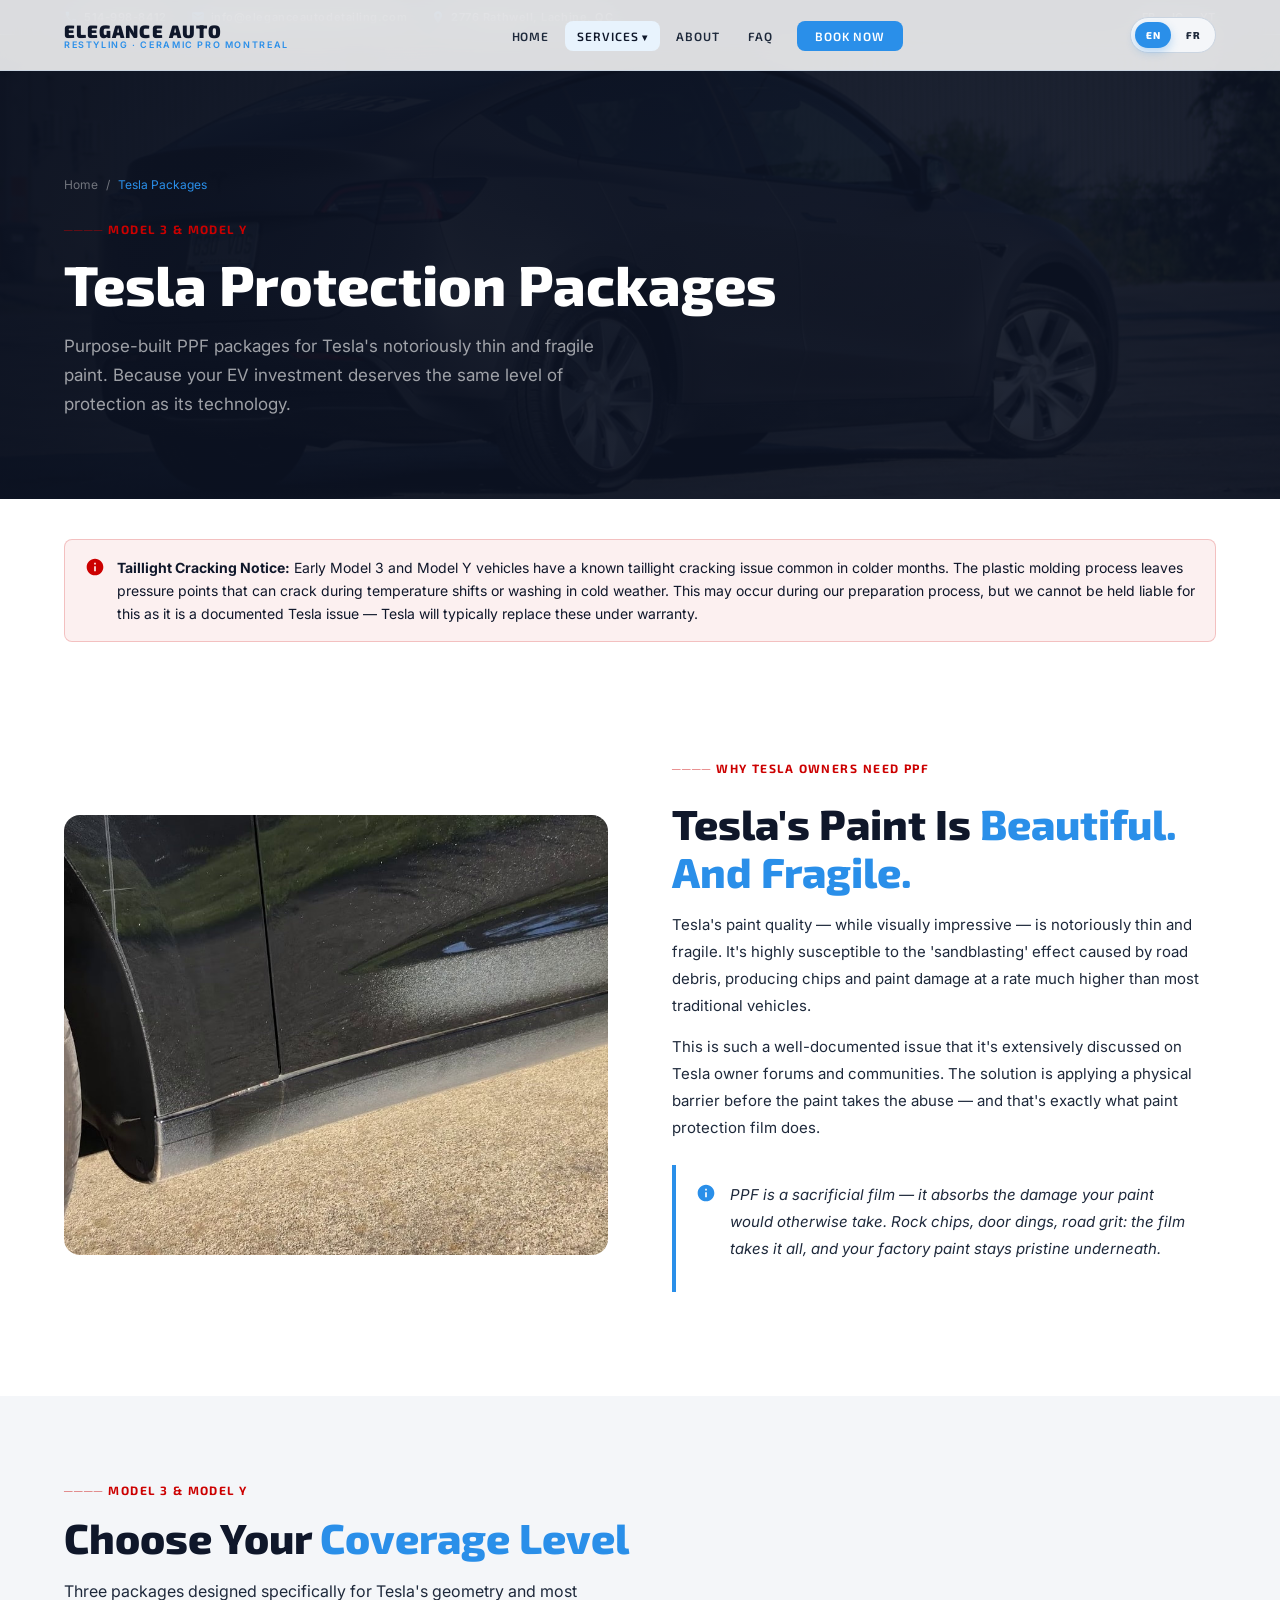
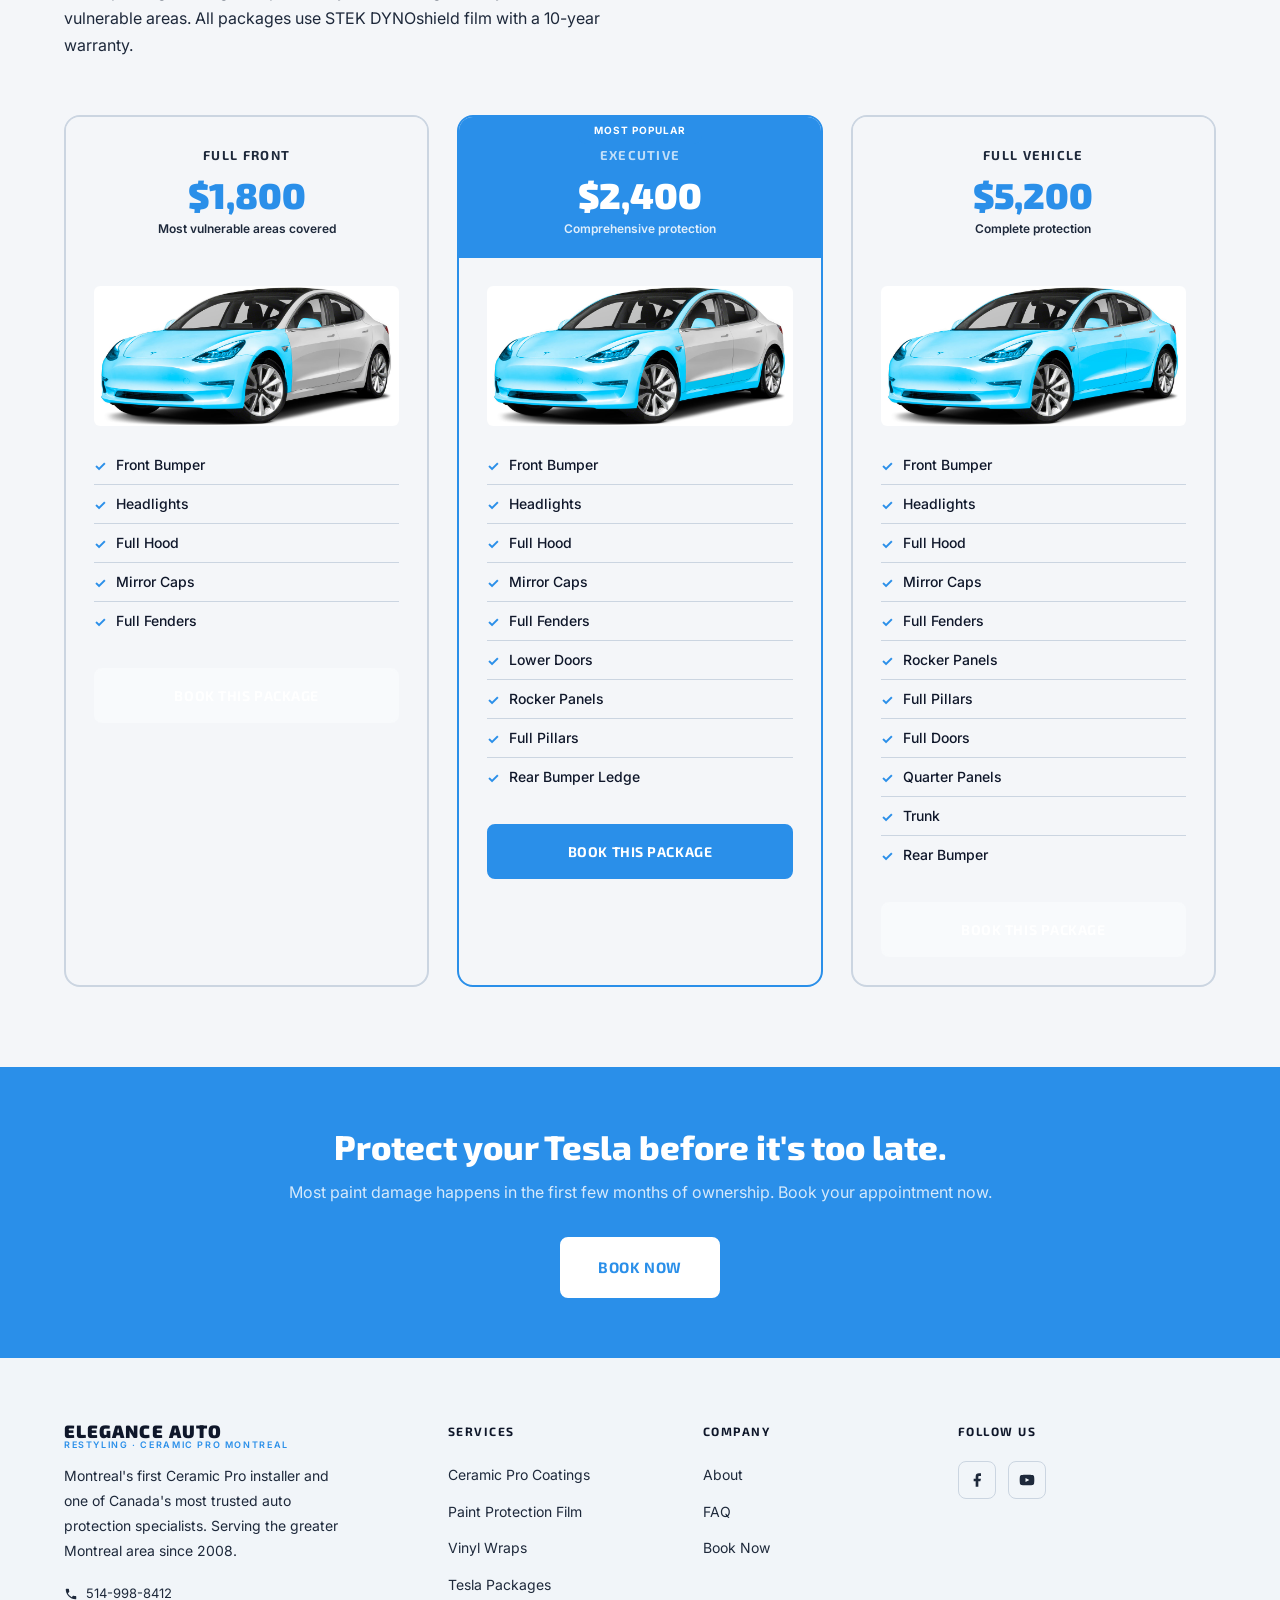
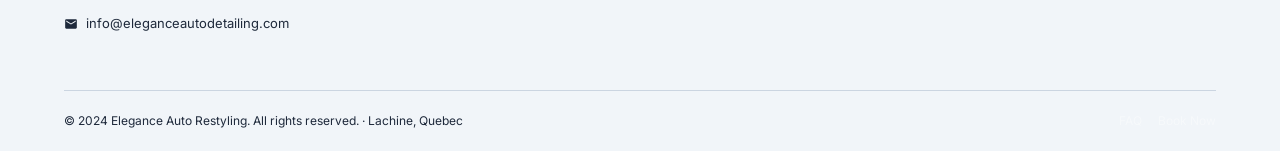
<file: tesla.html>
<!DOCTYPE html>
<html lang="en">
<head>
  <meta charset="UTF-8" />
  <meta name="viewport" content="width=device-width, initial-scale=1.0" />
  <title>Tesla PPF Packages — Elegance Auto Restyling Montreal</title>
  <meta name="description" content="Purpose-built paint protection film packages for Tesla Model 3 and Model Y. Full Front from $1,800. Protect Tesla's notoriously thin paint from chips and damage." />
  <link rel="stylesheet" href="styles.css" />
</head>
<body>

  <!-- ======================================================
       TOP BAR
  ======================================================= -->
  <div class="top-bar">
    <div class="container top-bar-inner">
      <div class="top-bar-info">
        <span>
          <svg width="14" height="14" fill="none" viewBox="0 0 24 24"><path fill="currentColor" d="M6.62 10.79c1.44 2.83 3.76 5.14 6.59 6.59l2.2-2.2c.27-.27.67-.36 1.02-.24 1.12.37 2.33.57 3.57.57.55 0 1 .45 1 1V20c0 .55-.45 1-1 1-9.39 0-17-7.61-17-17 0-.55.45-1 1-1h3.5c.55 0 1 .45 1 1 0 1.25.2 2.45.57 3.57.11.35.03.74-.25 1.02l-2.2 2.2z"/></svg>
          514-998-8412
        </span>
        <span>
          <svg width="14" height="14" fill="none" viewBox="0 0 24 24"><path fill="currentColor" d="M20 4H4c-1.1 0-1.99.9-1.99 2L2 18c0 1.1.9 2 2 2h16c1.1 0 2-.9 2-2V6c0-1.1-.9-2-2-2zm0 4l-8 5-8-5V6l8 5 8-5v2z"/></svg>
          info@eleganceautodetailing.com
        </span>
        <span>
          <svg width="14" height="14" fill="none" viewBox="0 0 24 24"><path fill="currentColor" d="M12 2C8.13 2 5 5.13 5 9c0 5.25 7 13 7 13s7-7.75 7-13c0-3.87-3.13-7-7-7zm0 9.5c-1.38 0-2.5-1.12-2.5-2.5s1.12-2.5 2.5-2.5 2.5 1.12 2.5 2.5-1.12 2.5-2.5 2.5z"/></svg>
          2776 Rathwell, Lachine, QC
        </span>
      </div>
      <div class="top-bar-social">
        <a href="https://facebook.com" target="_blank">FB</a>
        <a href="https://instagram.com" target="_blank">IG</a>
        <a href="https://youtube.com" target="_blank">YT</a>
      </div>
    </div>
  </div>

  <nav class="nav">
    <div class="container">
      <div class="nav-inner">
        <a href="index.html" class="nav-logo" style="text-decoration:none;">
          <span class="nav-logo-main">Elegance Auto</span>
          <span class="nav-logo-sub" data-i18n="nav_logo_sub">Restyling · Ceramic Pro Montreal</span>
        </a>
        <ul class="nav-links">
          <li><a href="index.html" data-i18n="nav_home">Home</a></li>
          <li class="nav-dropdown">
            <a href="#" class="active" data-i18n="nav_services">Services</a>
            <ul class="nav-dropdown-menu">
              <li><a href="ceramic-coating.html" data-i18n="nav_ceramic">Ceramic Pro Coatings</a></li>
              <li><a href="ppf.html" data-i18n="nav_ppf">Paint Protection Film</a></li>
              <li><a href="vinyl-wraps.html" data-i18n="nav_vinyl">Vinyl Wraps</a></li>
              <li><a href="tesla.html" data-i18n="nav_tesla">Tesla Packages</a></li>
            </ul>
          </li>
          <li><a href="about.html" data-i18n="nav_about">About</a></li>
          <li><a href="faq.html" data-i18n="nav_faq">FAQ</a></li>
          <li><a href="contact.html" class="nav-cta" data-i18n="nav_book">Book Now</a></li>
        </ul>
        <div class="lang-switch" id="lang-toggle" role="button" aria-label="Switch language">
          <div class="lang-switch-cursor"></div>
          <div class="lang-switch-btn active" data-value="en">EN</div>
          <div class="lang-switch-btn" data-value="fr">FR</div>
        </div>
        <div class="nav-hamburger"><span></span><span></span><span></span></div>
      </div>
    </div>
    <div class="nav-mobile">
      <div class="lang-switch" id="lang-toggle-mobile" role="button" aria-label="Switch language">
        <div class="lang-switch-cursor"></div>
        <div class="lang-switch-btn active" data-value="en">EN</div>
        <div class="lang-switch-btn" data-value="fr">FR</div>
      </div>
      <a href="index.html" data-i18n="nav_home">Home</a>
      <a href="ceramic-coating.html" data-i18n="nav_ceramic">Ceramic Coatings</a>
      <a href="ppf.html" data-i18n="nav_ppf">Paint Protection Film</a>
      <a href="vinyl-wraps.html" data-i18n="nav_vinyl">Vinyl Wraps</a>
      <a href="tesla.html" data-i18n="nav_tesla">Tesla Packages</a>
      <a href="about.html" data-i18n="nav_about">About Joey</a>
      <a href="faq.html" data-i18n="nav_faq">FAQ</a>
      <a href="contact.html" data-i18n="nav_book">Book Now</a>
    </div>
  </nav>

  <!-- PAGE HERO -->
  <div class="page-hero">
    <div class="page-hero-bg" style="background-image: url('images/service-tesla.jpg'); opacity: 0.25;"></div>
    <div class="page-hero-gradient"></div>
    <div class="container">
      <div class="page-hero-content">
        <div class="breadcrumb"><a href="index.html" data-i18n="nav_home">Home</a> / <span data-i18n="nav_tesla">Tesla Packages</span></div>
        <div class="section-label" data-i18n="tesla_eyebrow">Model 3 &amp; Model Y</div>
        <h1 data-i18n="tesla_title">Tesla <span class="highlight">Protection</span> Packages</h1>
        <p data-i18n="tesla_sub">Purpose-built PPF packages for Tesla's notoriously thin and fragile paint. Because your EV investment deserves the same level of protection as its technology.</p>
      </div>
    </div>
  </div>

  <!-- WARNING NOTICE -->
  <section style="background: var(--white); padding: 40px 0 0;">
    <div class="container">
      <div class="notice-box">
        <div class="notice-box-icon">
          <svg width="20" height="20" fill="none" viewBox="0 0 24 24"><path fill="currentColor" d="M12 2C6.48 2 2 6.48 2 12s4.48 10 10 10 10-4.48 10-10S17.52 2 12 2zm1 15h-2v-6h2v6zm0-8h-2V7h2v2z"/></svg>
        </div>
        <p data-i18n="tesla_notice"><strong>Taillight Cracking Notice:</strong> Early Model 3 and Model Y vehicles have a known taillight cracking issue common in colder months. The plastic molding process leaves pressure points that can crack during temperature shifts or washing in cold weather. This may occur during our preparation process, but we cannot be held liable for this as it is a documented Tesla issue — Tesla will typically replace these under warranty. <a href="https://teslamotorsclub.com/tmc/threads/tail-light-cracks-no-impact.201112/" target="_blank" rel="noopener" style="color:var(--red);">Read more on the Tesla Forums.</a></p>
      </div>
    </div>
  </section>

  <!-- WHY TESLA NEEDS PPF -->
  <section class="service-overview">
    <div class="container">
      <div class="service-overview-grid">
        <div class="service-overview-image">
          <img src="images/tesla-detail.jpg" alt="Tesla paint protection" />
        </div>
        <div class="service-overview-content">
          <div class="section-label" data-i18n="tesla_why_label">Why Tesla Owners Need PPF</div>
          <h2 class="section-title" data-i18n="tesla_why_title">Tesla's Paint Is <span class="highlight">Beautiful. And Fragile.</span></h2>
          <p data-i18n="tesla_why_p1">Tesla's paint quality — while visually impressive — is notoriously thin and fragile. It's highly susceptible to the "sandblasting" effect caused by road debris, producing chips and paint damage at a rate much higher than most traditional vehicles.</p>
          <p data-i18n="tesla_why_p2">This is such a well-documented issue that it's extensively discussed on Tesla owner forums and communities. The solution is applying a physical barrier before the paint takes the abuse — and that's exactly what paint protection film does.</p>

          <div class="about-highlight" style="margin-top:24px;">
            <svg width="20" height="20" fill="none" viewBox="0 0 24 24" style="color:#2A8FE9;flex-shrink:0;margin-top:2px;"><path fill="currentColor" d="M12 2C6.48 2 2 6.48 2 12s4.48 10 10 10 10-4.48 10-10S17.52 2 12 2zm1 15h-2v-6h2v6zm0-8h-2V7h2v2z"/></svg>
            <p data-i18n="tesla_sacrificial">PPF is a sacrificial film — it absorbs the damage your paint would otherwise take. Rock chips, door dings, road grit: the film takes it all, and your factory paint stays pristine underneath.</p>
          </div>
        </div>
      </div>
    </div>
  </section>

  <!-- PACKAGES -->
  <section style="background: var(--gray-light); padding: 80px 0;">
    <div class="container">
      <div class="section-label" data-i18n="tesla_pkg_label">Model 3 &amp; Model Y</div>
      <h2 class="section-title" data-i18n="tesla_pkg_title">Choose Your <span class="highlight">Coverage Level</span></h2>
      <p class="section-sub" data-i18n="tesla_pkg_sub">Three packages designed specifically for Tesla's geometry and most vulnerable areas. All packages use STEK DYNOshield film with a 10-year warranty.</p>

      <div style="display: grid; grid-template-columns: repeat(3, 1fr); gap: 28px; margin-top: 56px;">

        <!-- Full Front -->
        <div class="pricing-card">
          <div class="pricing-header">
            <div class="pricing-tier" data-i18n="tesla_pkg_1_title">Full Front</div>
            <div class="pricing-price" style="font-size:36px;">$1,800</div>
            <div class="pricing-duration" data-i18n="tesla_pkg_1_desc">Most vulnerable areas covered</div>
          </div>
          <div class="pricing-body">
            <img src="images/tesla-full-front.jpg" alt="Full Front Package coverage diagram" style="width:100%; border-radius:6px; margin-bottom:20px; object-fit:cover; height:140px;" />
            <ul class="pricing-features">
              <li>Front Bumper</li>
              <li>Headlights</li>
              <li>Full Hood</li>
              <li>Mirror Caps</li>
              <li>Full Fenders</li>
            </ul>
            <a href="contact.html" class="btn btn-dark" data-i18n="tesla_pkg_btn">Book This Package</a>
          </div>
        </div>

        <!-- Executive -->
        <div class="pricing-card featured">
          <div class="pricing-header">
            <div class="pricing-tier" data-i18n="tesla_pkg_2_title">Executive</div>
            <div class="pricing-price" style="font-size:36px;">$2,400</div>
            <div class="pricing-duration" data-i18n="tesla_pkg_2_desc">Comprehensive protection</div>
          </div>
          <div class="pricing-body">
            <img src="images/tesla-executive.jpg" alt="Executive Package coverage diagram" style="width:100%; border-radius:6px; margin-bottom:20px; object-fit:cover; height:140px;" />
            <ul class="pricing-features">
              <li>Front Bumper</li>
              <li>Headlights</li>
              <li>Full Hood</li>
              <li>Mirror Caps</li>
              <li>Full Fenders</li>
              <li>Lower Doors</li>
              <li>Rocker Panels</li>
              <li>Full Pillars</li>
              <li>Rear Bumper Ledge</li>
            </ul>
            <a href="contact.html" class="btn btn-primary" data-i18n="tesla_pkg_btn">Book This Package</a>
          </div>
        </div>

        <!-- Full Vehicle -->
        <div class="pricing-card">
          <div class="pricing-header">
            <div class="pricing-tier" data-i18n="tesla_pkg_3_title">Full Vehicle</div>
            <div class="pricing-price" style="font-size:36px;">$5,200</div>
            <div class="pricing-duration" data-i18n="tesla_pkg_3_desc">Complete protection</div>
          </div>
          <div class="pricing-body">
            <img src="images/tesla-full-vehicle.jpg" alt="Full Vehicle Package coverage diagram" style="width:100%; border-radius:6px; margin-bottom:20px; object-fit:cover; height:140px;" />
            <ul class="pricing-features">
              <li>Front Bumper</li>
              <li>Headlights</li>
              <li>Full Hood</li>
              <li>Mirror Caps</li>
              <li>Full Fenders</li>
              <li>Rocker Panels</li>
              <li>Full Pillars</li>
              <li>Full Doors</li>
              <li>Quarter Panels</li>
              <li>Trunk</li>
              <li>Rear Bumper</li>
            </ul>
            <a href="contact.html" class="btn btn-dark" data-i18n="tesla_pkg_btn">Book This Package</a>
          </div>
        </div>

      </div>
    </div>
  </section>

  <!-- BOOKING CTA -->
  <section style="background: var(--blue); padding: 60px 0;">
    <div class="container" style="text-align:center;">
      <h2 style="color:var(--white); font-size: clamp(22px,3vw,34px); margin-bottom:12px;" data-i18n="tesla_cta_title">Protect your Tesla before it's too late.</h2>
      <p style="color:rgba(255,255,255,0.8); margin-bottom:32px; font-size:16px;" data-i18n="tesla_cta_sub">Most paint damage happens in the first few months of ownership. Book your appointment now.</p>
      <a href="contact.html" class="btn" style="background:var(--white); color:var(--blue); border-color:var(--white); font-size:15px; padding:16px 36px;" data-i18n="nav_book">Book an Appointment</a>
    </div>
  </section>

  <!-- FOOTER -->
  <footer class="footer">
    <div class="container">
      <div class="footer-grid">
        <div class="footer-brand">
          <a href="index.html" class="nav-logo" style="text-decoration:none;"><span class="nav-logo-main">Elegance Auto</span><span class="nav-logo-sub" data-i18n="nav_logo_sub">Restyling · Ceramic Pro Montreal</span></a>
          <p data-i18n="footer_desc">Montreal's first Ceramic Pro installer and one of Canada's most trusted auto protection specialists. Serving the greater Montreal area since 2008.</p>
          <div class="footer-contact">
            <a href="tel:5149988412"><svg width="14" height="14" fill="none" viewBox="0 0 24 24"><path fill="currentColor" d="M6.62 10.79c1.44 2.83 3.76 5.14 6.59 6.59l2.2-2.2c.27-.27.67-.36 1.02-.24 1.12.37 2.33.57 3.57.57.55 0 1 .45 1 1V20c0 .55-.45 1-1 1-9.39 0-17-7.61-17-17 0-.55.45-1 1-1h3.5c.55 0 1 .45 1 1 0 1.25.2 2.45.57 3.57.11.35.03.74-.25 1.02l-2.2 2.2z"/></svg>514-998-8412</a>
            <a href="mailto:info@eleganceautodetailing.com"><svg width="14" height="14" fill="none" viewBox="0 0 24 24"><path fill="currentColor" d="M20 4H4c-1.1 0-2 .9-2 2v12c0 1.1.9 2 2 2h16c1.1 0 2-.9 2-2V6c0-1.1-.9-2-2-2zm0 4l-8 5-8-5V6l8 5 8-5v2z"/></svg>info@eleganceautodetailing.com</a>
          </div>
        </div>
        <div>
          <div class="footer-heading" data-i18n="footer_services">Services</div>
          <ul class="footer-links">
            <li><a href="ceramic-coating.html" data-i18n="nav_ceramic">Ceramic Coatings</a></li>
            <li><a href="ppf.html" data-i18n="nav_ppf">Paint Protection Film</a></li>
            <li><a href="vinyl-wraps.html" data-i18n="nav_vinyl">Vinyl Wraps</a></li>
            <li><a href="tesla.html" data-i18n="nav_tesla">Tesla Packages</a></li>
          </ul>
        </div>
        <div>
          <div class="footer-heading" data-i18n="footer_company">Company</div>
          <ul class="footer-links">
            <li><a href="about.html" data-i18n="nav_about">About Joey</a></li>
            <li><a href="faq.html" data-i18n="nav_faq">FAQ</a></li>
            <li><a href="contact.html" data-i18n="nav_book">Book an Appointment</a></li>
          </ul>
        </div>
        <div>
          <div class="footer-heading" data-i18n="footer_follow">Follow Us</div>
          <div class="footer-social">
            <a href="https://www.facebook.com/pages/Elegance-Auto-Detailing/112193962170449" target="_blank" rel="noopener"><svg width="16" height="16" fill="currentColor" viewBox="0 0 24 24"><path d="M18 2h-3a5 5 0 0 0-5 5v3H7v4h3v8h4v-8h3l1-4h-4V7a1 1 0 0 1 1-1h3z"/></svg></a>
            <a href="https://www.youtube.com/user/EleganceAutoDetails" target="_blank" rel="noopener"><svg width="16" height="16" fill="currentColor" viewBox="0 0 24 24"><path d="M22.54 6.42a2.78 2.78 0 0 0-1.95-1.96C18.88 4 12 4 12 4s-6.88 0-8.59.46A2.78 2.78 0 0 0 1.46 6.42 29 29 0 0 0 1 12a29 29 0 0 0 .46 5.58 2.78 2.78 0 0 0 1.95 1.95C5.12 20 12 20 12 20s6.88 0 8.59-.47a2.78 2.78 0 0 0 1.95-1.95A29 29 0 0 0 23 12a29 29 0 0 0-.46-5.58zM9.75 15.02V8.98L15.5 12l-5.75 3.02z"/></svg></a>
          </div>
        </div>
      </div>
      <div class="footer-bottom">
        <span data-i18n="footer_rights">© 2024 Elegance Auto Restyling. All rights reserved.</span>
        <div style="display:flex;gap:16px;">
          <a href="faq.html" data-i18n="nav_faq">FAQ</a>
          <a href="contact.html" data-i18n="nav_book">Contact</a>
        </div>
      </div>
    </div>
  </footer>

  <script src="js/main.js"></script>
</body>
</html>
</file>
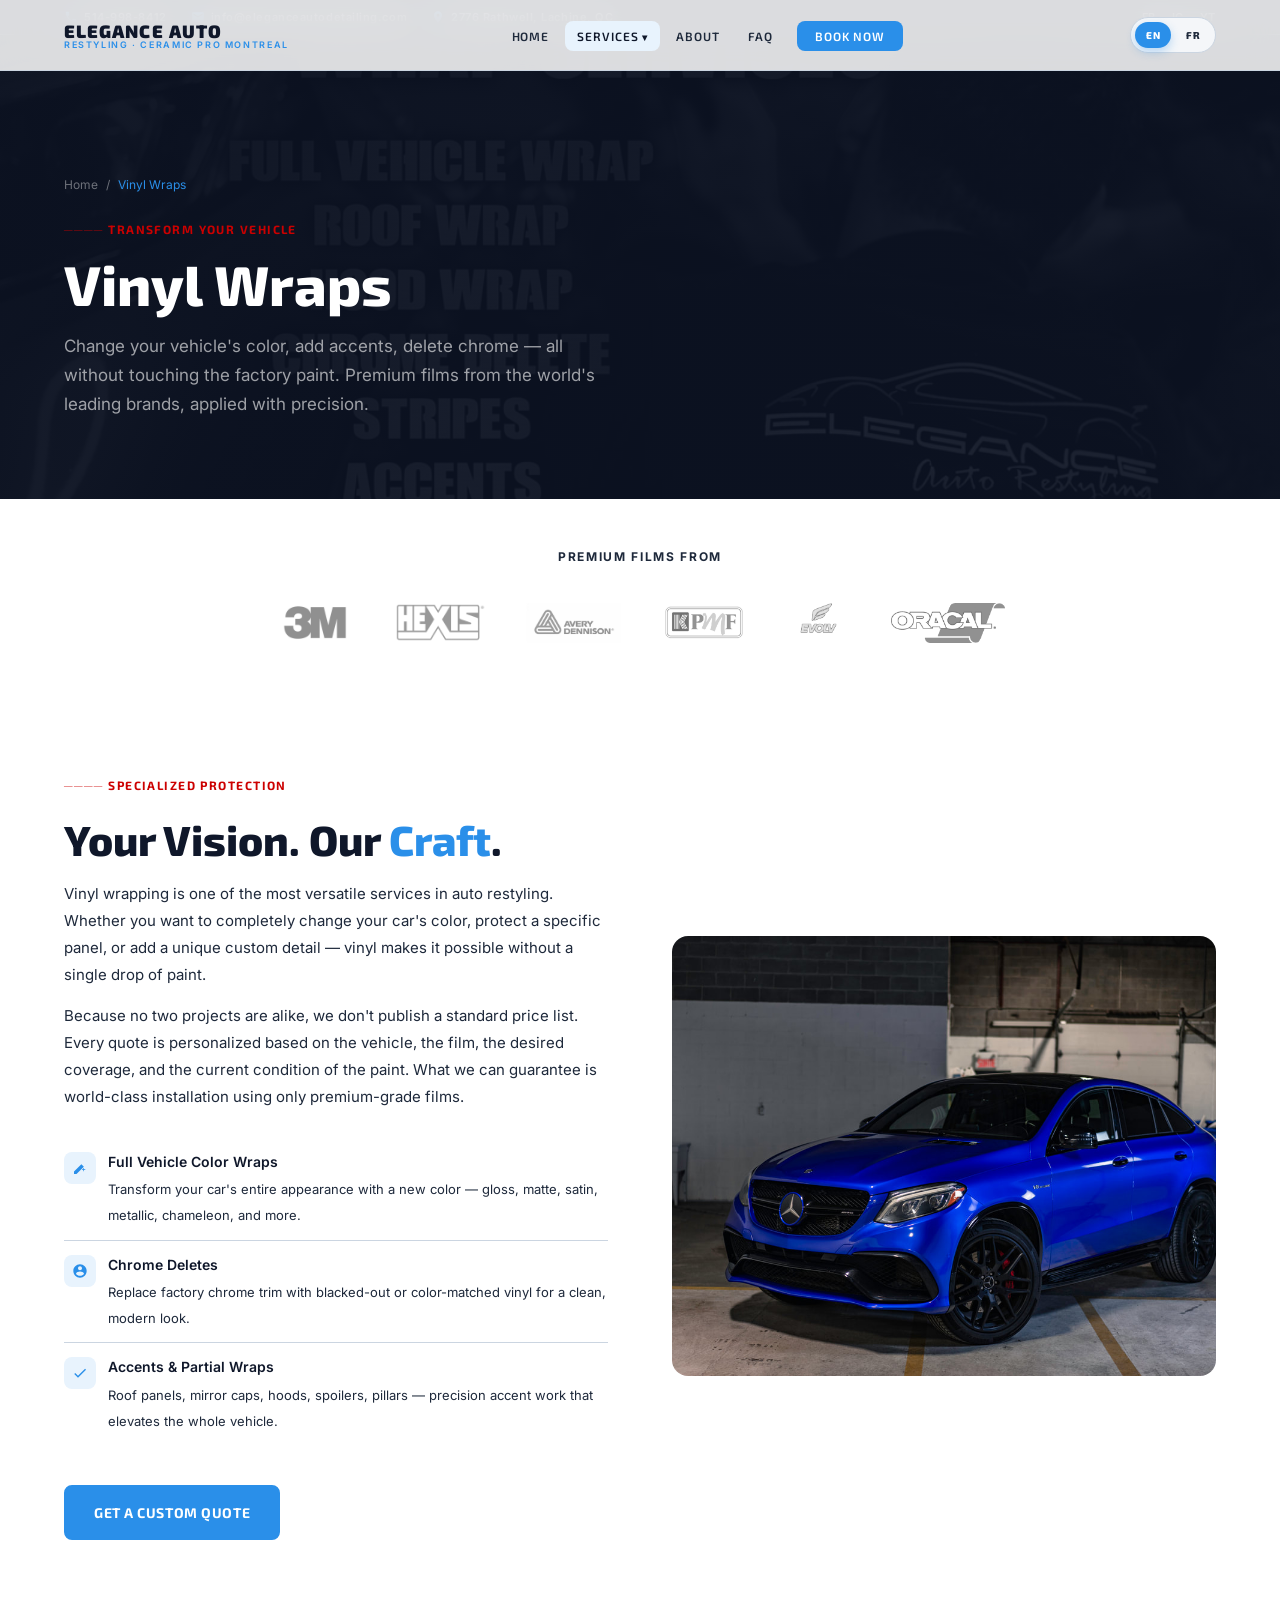
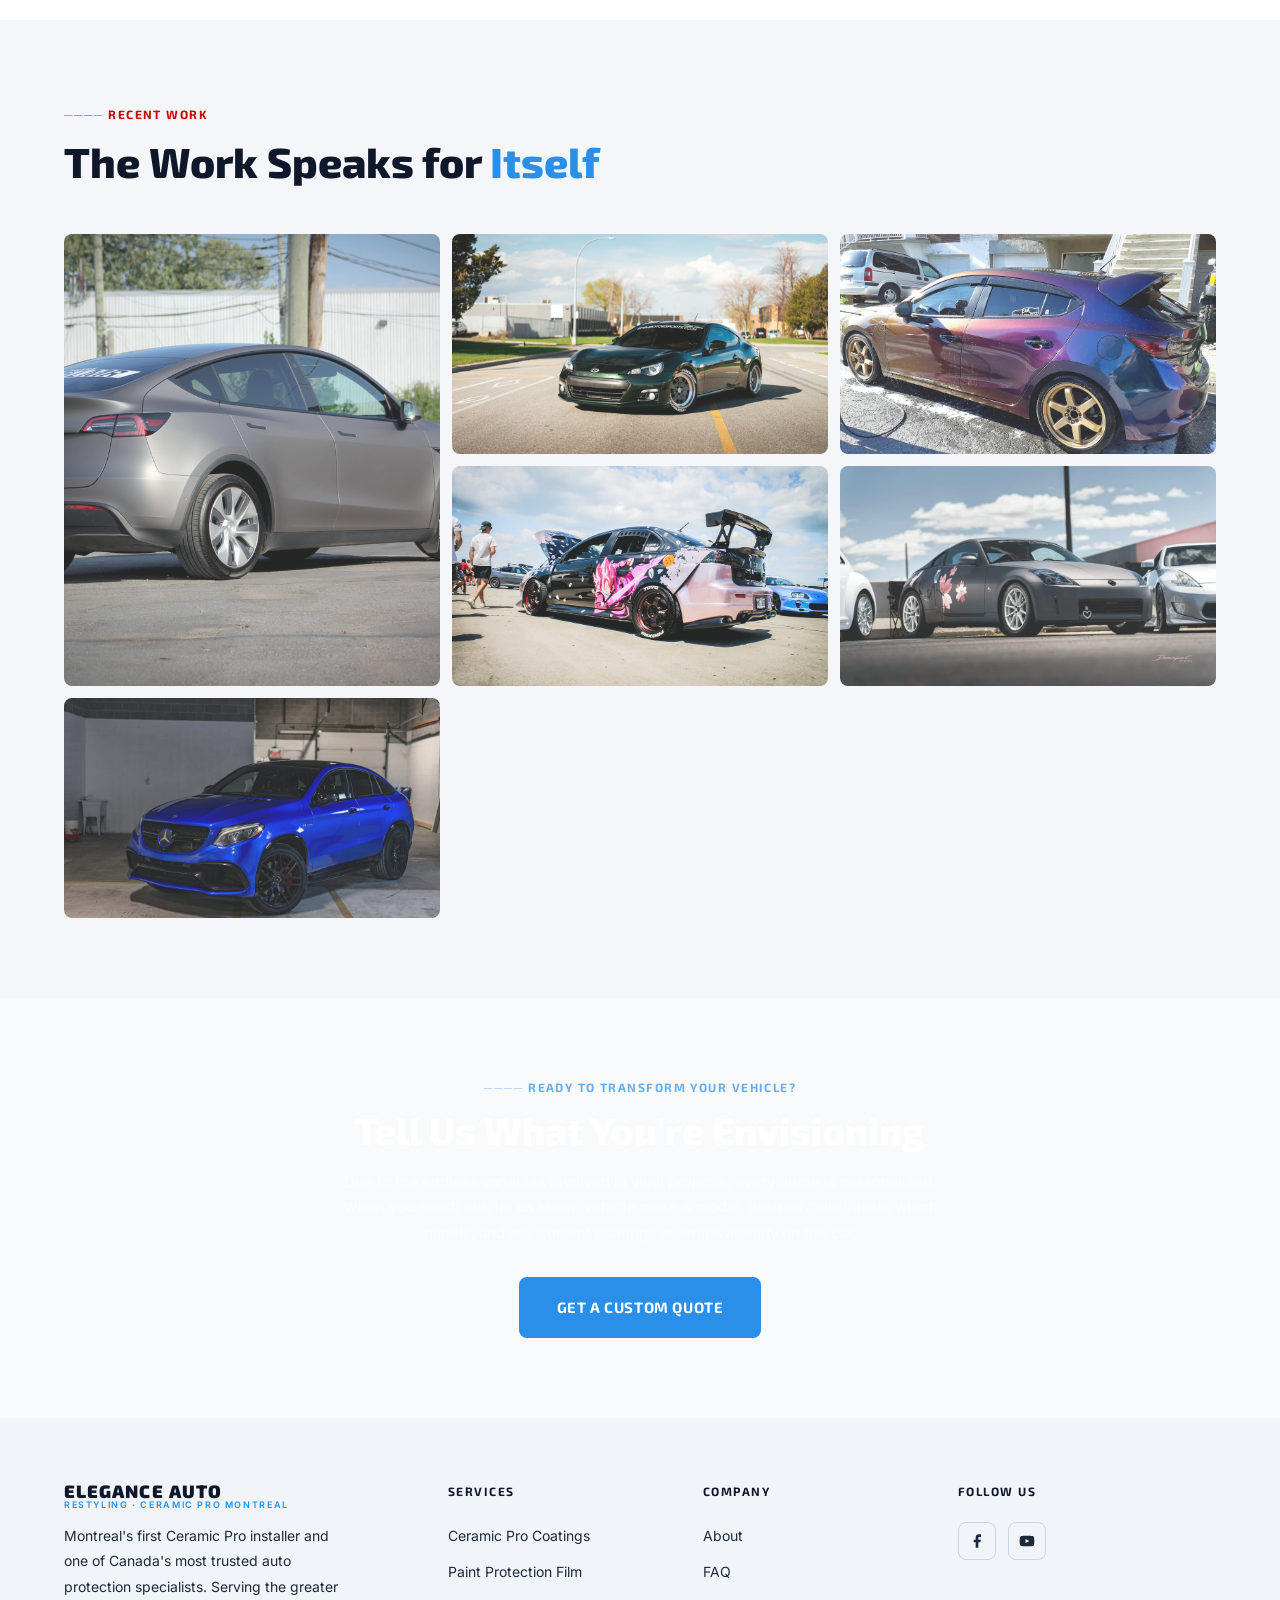
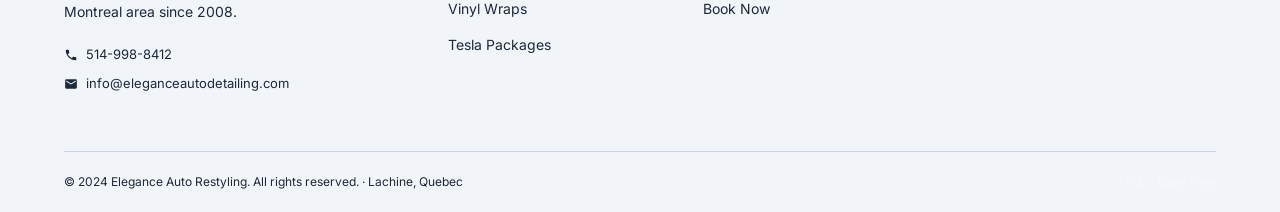
<file: vinyl-wraps.html>
<!DOCTYPE html>
<html lang="en">
<head>
  <meta charset="UTF-8" />
  <meta name="viewport" content="width=device-width, initial-scale=1.0" />
  <title>Vinyl Wraps — Elegance Auto Restyling Montreal</title>
  <meta name="description" content="Full vehicle wraps, chrome deletes, color changes, and accent wraps in Montreal. 3M, Avery Dennison, KPMF, HEXIS. Custom quotes — contact us to discuss your project." />
  <link rel="stylesheet" href="styles.css" />
</head>
<body>

  <!-- ======================================================
       TOP BAR
  ======================================================= -->
  <div class="top-bar">
    <div class="container top-bar-inner">
      <div class="top-bar-info">
        <span>
          <svg width="14" height="14" fill="none" viewBox="0 0 24 24"><path fill="currentColor" d="M6.62 10.79c1.44 2.83 3.76 5.14 6.59 6.59l2.2-2.2c.27-.27.67-.36 1.02-.24 1.12.37 2.33.57 3.57.57.55 0 1 .45 1 1V20c0 .55-.45 1-1 1-9.39 0-17-7.61-17-17 0-.55.45-1 1-1h3.5c.55 0 1 .45 1 1 0 1.25.2 2.45.57 3.57.11.35.03.74-.25 1.02l-2.2 2.2z"/></svg>
          514-998-8412
        </span>
        <span>
          <svg width="14" height="14" fill="none" viewBox="0 0 24 24"><path fill="currentColor" d="M20 4H4c-1.1 0-1.99.9-1.99 2L2 18c0 1.1.9 2 2 2h16c1.1 0 2-.9 2-2V6c0-1.1-.9-2-2-2zm0 4l-8 5-8-5V6l8 5 8-5v2z"/></svg>
          info@eleganceautodetailing.com
        </span>
        <span>
          <svg width="14" height="14" fill="none" viewBox="0 0 24 24"><path fill="currentColor" d="M12 2C8.13 2 5 5.13 5 9c0 5.25 7 13 7 13s7-7.75 7-13c0-3.87-3.13-7-7-7zm0 9.5c-1.38 0-2.5-1.12-2.5-2.5s1.12-2.5 2.5-2.5 2.5 1.12 2.5 2.5-1.12 2.5-2.5 2.5z"/></svg>
          2776 Rathwell, Lachine, QC
        </span>
      </div>
      <div class="top-bar-social">
        <a href="https://facebook.com" target="_blank">FB</a>
        <a href="https://instagram.com" target="_blank">IG</a>
        <a href="https://youtube.com" target="_blank">YT</a>
      </div>
    </div>
  </div>

  <nav class="nav">
    <div class="container">
      <div class="nav-inner">
        <a href="index.html" class="nav-logo" style="text-decoration:none;">
          <span class="nav-logo-main">Elegance Auto</span>
          <span class="nav-logo-sub" data-i18n="nav_logo_sub">Restyling · Ceramic Pro Montreal</span>
        </a>
        <ul class="nav-links">
          <li><a href="index.html" data-i18n="nav_home">Home</a></li>
          <li class="nav-dropdown">
            <a href="#" class="active" data-i18n="nav_services">Services</a>
            <ul class="nav-dropdown-menu">
              <li><a href="ceramic-coating.html" data-i18n="nav_ceramic">Ceramic Pro Coatings</a></li>
              <li><a href="ppf.html" data-i18n="nav_ppf">Paint Protection Film</a></li>
              <li><a href="vinyl-wraps.html" data-i18n="nav_vinyl">Vinyl Wraps</a></li>
              <li><a href="tesla.html" data-i18n="nav_tesla">Tesla Packages</a></li>
            </ul>
          </li>
          <li><a href="about.html" data-i18n="nav_about">About</a></li>
          <li><a href="faq.html" data-i18n="nav_faq">FAQ</a></li>
          <li><a href="contact.html" class="nav-cta" data-i18n="nav_book">Book Now</a></li>
        </ul>
        <div class="lang-switch" id="lang-toggle" role="button" aria-label="Switch language">
          <div class="lang-switch-cursor"></div>
          <div class="lang-switch-btn active" data-value="en">EN</div>
          <div class="lang-switch-btn" data-value="fr">FR</div>
        </div>
        <div class="nav-hamburger"><span></span><span></span><span></span></div>
      </div>
    </div>
    <div class="nav-mobile">
      <div class="lang-switch" id="lang-toggle-mobile" role="button" aria-label="Switch language">
        <div class="lang-switch-cursor"></div>
        <div class="lang-switch-btn active" data-value="en">EN</div>
        <div class="lang-switch-btn" data-value="fr">FR</div>
      </div>
      <a href="index.html" data-i18n="nav_home">Home</a>
      <a href="ceramic-coating.html" data-i18n="nav_ceramic">Ceramic Coatings</a>
      <a href="ppf.html" data-i18n="nav_ppf">Paint Protection Film</a>
      <a href="vinyl-wraps.html" data-i18n="nav_vinyl">Vinyl Wraps</a>
      <a href="tesla.html" data-i18n="nav_tesla">Tesla Packages</a>
      <a href="about.html" data-i18n="nav_about">About Joey</a>
      <a href="faq.html" data-i18n="nav_faq">FAQ</a>
      <a href="contact.html" data-i18n="nav_book">Book Now</a>
    </div>
  </nav>

  <!-- PAGE HERO -->
  <div class="page-hero">
    <div class="page-hero-bg" style="background-image: url('images/service-vinyl.jpg'); opacity: 0.25;"></div>
    <div class="page-hero-gradient"></div>
    <div class="container">
      <div class="page-hero-content">
        <div class="breadcrumb"><a href="index.html" data-i18n="nav_home">Home</a> / <span data-i18n="nav_vinyl">Vinyl Wraps</span></div>
        <div class="section-label" data-i18n="vinyl_eyebrow">Transform Your Vehicle</div>
        <h1 data-i18n="vinyl_title">Vinyl <span class="highlight">Wraps</span></h1>
        <p data-i18n="vinyl_sub">Change your car's color, protect its original paint, and stand out from the crowd. We use only the finest films from 3M, Avery Dennison, and KPMF.</p>
      </div>
    </div>
  </div>

  <!-- BRANDS -->
  <section class="certs-section compact" style="background: var(--white);">
    <div class="container">
      <p class="certs-label" data-i18n="brands_label">Premium Films From</p>
      <div class="certs-grid">
        <img class="cert-logo" src="images/logo-3m-colors.jpg" alt="3M" />
        <img class="cert-logo" src="images/logo-hexis.webp" alt="HEXIS" />
        <img class="cert-logo" src="images/logo-avery.webp" alt="Avery Dennison" />
        <img class="cert-logo" src="images/logo-kpmf.png" alt="KPMF" />
        <img class="cert-logo" src="images/logo-evolv.png" alt="Evolv" />
        <img class="cert-logo" src="images/logo-oracal.gif" alt="Oracal" />
      </div>
    </div>
  </section>

  <!-- OVERVIEW -->
  <section class="service-overview">
    <div class="container">
      <div class="service-overview-grid">
        <div class="service-overview-content">
          <div class="section-label" data-i18n="ppf_specialty_label">Endless Possibilities</div>
          <h2 class="section-title" data-i18n="vision_title">Your Vision. Our <span class="highlight">Craft</span>.</h2>
          <p data-i18n="vinyl_overview_p1">Vinyl wrapping is one of the most versatile services in auto restyling. Whether you want to completely change your car's color, protect a specific panel, or add a unique custom detail — vinyl makes it possible without a single drop of paint.</p>
          <p data-i18n="vinyl_overview_p2">Because no two projects are alike, we don't publish a standard price list. Every quote is personalized based on the vehicle, the film, the desired coverage, and the current condition of the paint. What we can guarantee is world-class installation using only premium-grade films.</p>

          <div class="service-specs">
            <div class="service-spec-item">
              <div class="spec-icon"><svg width="16" height="16" fill="none" viewBox="0 0 24 24"><path fill="currentColor" d="M17.5 12c.28 0 .5.22.5.5V14h1.5c.28 0 .5.22.5.5s-.22.5-.5.5H18v1.5c0 .28-.22.5-.5.5s-.5-.22-.5-.5V15h-1.5c-.28 0-.5-.22-.5-.5s.22-.5.5-.5H17v-1.5c0-.28.22-.5.5-.5zM3 17.25V21h3.75L17.81 9.94l-3.75-3.75L3 17.25z"/></svg></div>
              <div class="spec-content"><strong data-i18n="vinyl_feat_1_title">Limitless Color Options</strong><span data-i18n="vinyl_feat_1_desc">Choose from hundreds of finishes: Gloss, Matte, Satin, Metallic, Brushed, or even Chrome.</span></div>
            </div>
            <div class="service-spec-item">
              <div class="spec-icon"><svg width="16" height="16" fill="none" viewBox="0 0 24 24"><path fill="currentColor" d="M12 2C6.48 2 2 6.48 2 12s4.48 10 10 10 10-4.48 10-10S17.52 2 12 2zm0 3c1.66 0 3 1.34 3 3s-1.34 3-3 3-3-1.34-3-3 1.34-3 3-3zm0 14.2c-2.5 0-4.71-1.28-6-3.22.03-1.99 4-3.08 6-3.08 1.99 0 5.97 1.09 6 3.08-1.29 1.94-3.5 3.22-6 3.22z"/></svg></div>
              <div class="spec-content"><strong data-i18n="vinyl_feat_2_title">Chrome Deletes</strong><span data-i18n="vinyl_feat_2_desc">Mask unsightly chrome trim with sleek black or custom-colored vinyl for a modern, aggressive look.</span></div>
            </div>
            <div class="service-spec-item">
              <div class="spec-icon"><svg width="16" height="16" fill="none" viewBox="0 0 24 24"><path fill="currentColor" d="M9 16.17L4.83 12l-1.42 1.41L9 19 21 7l-1.41-1.41L9 16.17z"/></svg></div>
              <div class="spec-content"><strong data-i18n="vinyl_feat_3_title">Protective Layer</strong><span data-i18n="vinyl_feat_3_desc">While not as thick as PPF, vinyl still provides a layer of defense against minor scratches and UV fading.</span></div>
            </div>
          </div>

          <a href="contact.html" class="btn btn-primary" style="margin-top:12px;" data-i18n="cta_quote">Get a Custom Quote</a>
        </div>

        <div class="service-overview-image">
          <img src="images/project-gle.jpg" alt="Vinyl wrap Mercedes GLE" />
        </div>
      </div>
    </div>
  </section>

  <!-- GALLERY -->
  <section class="gallery-section" style="background: var(--gray-light);">
    <div class="container">
      <div class="section-label" data-i18n="gallery_label">Recent Work</div>
      <h2 class="section-title" data-i18n="gallery_title">The Work Speaks for <span class="highlight">Itself</span></h2>

      <div class="gallery-grid">
        <div class="gallery-item tall">
          <img src="images/service-tesla.jpg" alt="2021 Tesla Model Y — Avery Matte Charcoal Metallic" />
          <div class="gallery-item-label">2021 Tesla Model Y — Avery Matte Charcoal Metallic</div>
        </div>
        <div class="gallery-item">
          <img src="images/project-brz.jpg" alt="2014 Subaru BRZ — Inozetek Midnight Green" />
          <div class="gallery-item-label">2014 Subaru BRZ — Inozetek Midnight Green</div>
        </div>
        <div class="gallery-item">
          <img src="images/project-mazda3.jpg" alt="2017 Mazda 3 — 3M Gloss Deep Space" />
          <div class="gallery-item-label">2017 Mazda 3 — 3M Gloss Deep Space</div>
        </div>
        <div class="gallery-item">
          <img src="images/project-ralliart.jpg" alt="2011 Mitsubishi Ralliart — Custom Print" />
          <div class="gallery-item-label">2011 Mitsubishi Ralliart — Custom Dragonball Print</div>
        </div>
        <div class="gallery-item">
          <img src="images/project-350z.jpg" alt="2003 Nissan 350Z — Avery Matte Metallic Grey" />
          <div class="gallery-item-label">2003 Nissan 350Z — Avery Matte Metallic Grey / Anime Overlay</div>
        </div>
        <div class="gallery-item">
          <img src="images/project-gle.jpg" alt="2017 Mercedes GLE 63 — 3M Gloss Cosmic Blue" />
          <div class="gallery-item-label">2017 Mercedes GLE 63 — 3M Gloss Cosmic Blue</div>
        </div>
      </div>
    </div>
  </section>

  <!-- QUOTE CTA -->
  <section style="background: var(--dark); padding: 80px 0;">
    <div class="container">
      <div style="max-width: 600px; margin: 0 auto; text-align: center;">
        <div class="section-label" style="display:block; color:rgba(42,143,233,0.7);" data-i18n="transform_label">Ready to Transform Your Vehicle?</div>
        <h2 style="color: var(--white); margin-bottom: 16px; font-size: clamp(24px,3vw,38px);" data-i18n="envision_title">Tell Us What You're <span class="highlight">Envisioning</span></h2>
        <p style="color:rgba(255,255,255,0.6); margin-bottom:32px; font-size:15px; line-height:1.7;" data-i18n="envision_sub">Due to the endless variables involved in vinyl projects, every quote is personalized. When you reach out, let us know: <strong style="color:rgba(255,255,255,0.8);">vehicle make &amp; model, desired color/finish, which panels, and any current coatings or wraps already on the car.</strong></p>
        <a href="contact.html" class="btn btn-primary" style="font-size:15px; padding:16px 36px;" data-i18n="cta_quote">Request a Quote</a>
      </div>
    </div>
  </section>

  <!-- FOOTER -->
  <footer class="footer">
    <div class="container">
      <div class="footer-grid">
        <div class="footer-brand">
          <a href="index.html" class="nav-logo" style="text-decoration:none;"><span class="nav-logo-main">Elegance Auto</span><span class="nav-logo-sub" data-i18n="nav_logo_sub">Restyling · Ceramic Pro Montreal</span></a>
          <p data-i18n="footer_desc">Montreal's first Ceramic Pro installer and one of Canada's most trusted auto protection specialists. Serving the greater Montreal area since 2008.</p>
          <div class="footer-contact">
            <a href="tel:5149988412"><svg width="14" height="14" fill="none" viewBox="0 0 24 24"><path fill="currentColor" d="M6.62 10.79c1.44 2.83 3.76 5.14 6.59 6.59l2.2-2.2c.27-.27.67-.36 1.02-.24 1.12.37 2.33.57 3.57.57.55 0 1 .45 1 1V20c0 .55-.45 1-1 1-9.39 0-17-7.61-17-17 0-.55.45-1 1-1h3.5c.55 0 1 .45 1 1 0 1.25.2 2.45.57 3.57.11.35.03.74-.25 1.02l-2.2 2.2z"/></svg>514-998-8412</a>
            <a href="mailto:info@eleganceautodetailing.com"><svg width="14" height="14" fill="none" viewBox="0 0 24 24"><path fill="currentColor" d="M20 4H4c-1.1 0-2 .9-2 2v12c0 1.1.9 2 2 2h16c1.1 0 2-.9 2-2V6c0-1.1-.9-2-2-2zm0 4l-8 5-8-5V6l8 5 8-5v2z"/></svg>info@eleganceautodetailing.com</a>
          </div>
        </div>
        <div>
          <div class="footer-heading" data-i18n="footer_services">Services</div>
          <ul class="footer-links">
            <li><a href="ceramic-coating.html" data-i18n="nav_ceramic">Ceramic Coatings</a></li>
            <li><a href="ppf.html" data-i18n="nav_ppf">Paint Protection Film</a></li>
            <li><a href="vinyl-wraps.html" data-i18n="nav_vinyl">Vinyl Wraps</a></li>
            <li><a href="tesla.html" data-i18n="nav_tesla">Tesla Packages</a></li>
          </ul>
        </div>
        <div>
          <div class="footer-heading" data-i18n="footer_company">Company</div>
          <ul class="footer-links">
            <li><a href="about.html" data-i18n="nav_about">About Joey</a></li>
            <li><a href="faq.html" data-i18n="nav_faq">FAQ</a></li>
            <li><a href="contact.html" data-i18n="nav_book">Book an Appointment</a></li>
          </ul>
        </div>
        <div>
          <div class="footer-heading" data-i18n="footer_follow">Follow Us</div>
          <div class="footer-social">
            <a href="https://www.facebook.com/pages/Elegance-Auto-Detailing/112193962170449" target="_blank" rel="noopener"><svg width="16" height="16" fill="currentColor" viewBox="0 0 24 24"><path d="M18 2h-3a5 5 0 0 0-5 5v3H7v4h3v8h4v-8h3l1-4h-4V7a1 1 0 0 1 1-1h3z"/></svg></a>
            <a href="https://www.youtube.com/user/EleganceAutoDetails" target="_blank" rel="noopener"><svg width="16" height="16" fill="currentColor" viewBox="0 0 24 24"><path d="M22.54 6.42a2.78 2.78 0 0 0-1.95-1.96C18.88 4 12 4 12 4s-6.88 0-8.59.46A2.78 2.78 0 0 0 1.46 6.42 29 29 0 0 0 1 12a29 29 0 0 0 .46 5.58 2.78 2.78 0 0 0 1.95 1.95C5.12 20 12 20 12 20s6.88 0 8.59-.47a2.78 2.78 0 0 0 1.95-1.95A29 29 0 0 0 23 12a29 29 0 0 0-.46-5.58zM9.75 15.02V8.98L15.5 12l-5.75 3.02z"/></svg></a>
          </div>
        </div>
      </div>
      <div class="footer-bottom">
        <span data-i18n="footer_rights">© 2024 Elegance Auto Restyling. All rights reserved.</span>
        <div style="display:flex;gap:16px;">
          <a href="faq.html" data-i18n="nav_faq">FAQ</a>
          <a href="contact.html" data-i18n="nav_book">Contact</a>
        </div>
      </div>
    </div>
  </footer>

  <script src="js/main.js"></script>
</body>
</html>
</file>
<file: styles.css>
/* ============================================================
   ELEGANCE AUTO RESTYLING — Global Stylesheet
   Brand: Primary #2A8FE9 | Accent #CC0000 | BG #FFFFFF | Text #000000
   ============================================================ */

@import url('https://fonts.googleapis.com/css2?family=Exo+2:wght@300;400;600;700;800;900&family=Inter:wght@300;400;500;600&display=swap');

/* --- Reset & Base ------------------------------------------ */
*, *::before, *::after { box-sizing: border-box; margin: 0; padding: 0; }

:root {
  --blue:        #2A8FE9;
  --blue-dark:   #1a6fc0;
  --blue-light:  #e8f3fd;
  --red:         #CC0000;
  --red-dark:    #a30000;
  --black:       #0F172A; /* Slate 900 for better elegance */
  --white:       #FFFFFF;
  --dark:        #F8FAFC; /* Slate 50 for light mode background */
  --dark-2:      #F1F5F9; /* Slate 100 */
  --gray:        #1E293B; /* Slate 800 for maximum readability on light backgrounds */
  --gray-light:  #F4F6F9;
  --border:      #CBD5E1; /* Slate 300 for clearer borders */
  --font-head:   'Exo 2', sans-serif;
  --font-body:   'Inter', sans-serif;
  --radius:      8px;
  --radius-lg:   16px;
  --shadow:      0 10px 15px -3px rgba(0,0,0,0.1), 0 4px 6px -2px rgba(0,0,0,0.05);
  --shadow-md:   0 20px 25px -5px rgba(0,0,0,0.1), 0 10px 10px -5px rgba(0,0,0,0.04);
  --transition:  0.3s cubic-bezier(0.4, 0, 0.2, 1);
}

html { scroll-behavior: smooth; }

body {
  font-family: var(--font-body);
  font-size: 16px;
  line-height: 1.65;
  color: var(--black);
  background: var(--white);
  overflow-x: hidden;
}

img { display: block; max-width: 100%; height: auto; }

a { color: var(--red); text-decoration: none; transition: color var(--transition); }
a:hover { color: var(--red-dark); }

ul { list-style: none; }

/* --- Typography -------------------------------------------- */
h1, h2, h3, h4, h5 {
  font-family: var(--font-head);
  line-height: 1.15;
  font-weight: 800;
  color: var(--black);
}

.section-label {
  display: inline-block;
  font-family: var(--font-head);
  font-size: 12px;
  font-weight: 700;
  letter-spacing: 0.12em;
  text-transform: uppercase;
  color: var(--red);
  margin-bottom: 12px;
}
.section-label::before {
  content: '──── ';
  opacity: 0.5;
}

.section-title {
  font-size: clamp(28px, 4vw, 42px);
  font-weight: 800;
  margin-bottom: 16px;
}

.section-title .highlight { color: var(--blue); }

.section-sub {
  font-size: 16px;
  color: var(--gray);
  max-width: 560px;
  line-height: 1.7;
}

/* --- Layout ------------------------------------------------ */
.container {
  width: 100%;
  max-width: 1200px;
  margin: 0 auto;
  padding: 0 24px;
}

section { padding: 80px 0; }
section.compact { padding: 48px 0; }

/* --- Buttons ----------------------------------------------- */
.btn {
  display: inline-flex;
  align-items: center;
  gap: 8px;
  font-family: var(--font-head);
  font-weight: 700;
  font-size: 14px;
  letter-spacing: 0.04em;
  text-transform: uppercase;
  padding: 14px 28px;
  border-radius: var(--radius);
  border: 2px solid transparent;
  cursor: pointer;
  transition: all var(--transition);
  white-space: nowrap;
}

.btn-primary {
  background: var(--blue);
  color: var(--white);
  border-color: var(--blue);
}
.btn-primary:hover {
  background: var(--blue-dark);
  border-color: var(--blue-dark);
  color: var(--white);
  transform: translateY(-2px);
  box-shadow: 0 6px 20px rgba(42, 143, 233, 0.35);
}

.btn-outline {
  background: transparent;
  color: var(--blue);
  border-color: var(--blue);
}
.btn-outline:hover {
  background: var(--blue);
  color: var(--white);
  border-color: var(--blue);
}

.btn-red {
  background: var(--red);
  color: var(--white);
  border-color: var(--red);
}
.btn-red:hover {
  background: var(--red-dark);
  border-color: var(--red-dark);
  color: var(--white);
  transform: translateY(-2px);
}

.btn-dark {
  background: var(--dark);
  color: var(--white);
  border-color: var(--dark);
}
.btn-dark:hover {
  background: #1e2d45;
  border-color: #1e2d45;
  color: var(--white);
}

/* --- Top Bar ---------------------------------------------- */
.top-bar {
  background: var(--black);
  color: rgba(255,255,255,0.7);
  font-size: 11px;
  font-weight: 600;
  letter-spacing: 0.05em;
  padding: 8px 0;
  border-bottom: 1px solid rgba(255,255,255,0.1);
}

.top-bar-inner {
  display: flex;
  justify-content: space-between;
  align-items: center;
}

.top-bar-info {
  display: flex;
  gap: 24px;
}

.top-bar-info span {
  display: flex;
  align-items: center;
  gap: 6px;
}

.top-bar-info svg {
  color: var(--blue);
}

.top-bar-social {
  display: flex;
  gap: 16px;
}

.top-bar-social a {
  color: inherit;
  transition: color var(--transition);
}

.top-bar-social a:hover {
  color: var(--white);
}

/* --- Navigation -------------------------------------------- */
.nav {
  position: fixed;
  top: 0;
  left: 0;
  right: 0;
  z-index: 1000;
  background: rgba(255, 255, 255, 0.85);
  backdrop-filter: blur(16px);
  -webkit-backdrop-filter: blur(16px);
  border-bottom: 1px solid var(--border);
  transition: all var(--transition);
}

.nav.scrolled {
  background: rgba(255, 255, 255, 0.95);
  box-shadow: var(--shadow);
}

.nav-inner {
  display: flex;
  align-items: center;
  justify-content: space-between;
  height: 70px;
}

.nav-logo {
  display: flex;
  flex-direction: column;
  line-height: 1;
}

.nav-logo-main {
  font-family: var(--font-head);
  font-weight: 900;
  font-size: 18px;
  letter-spacing: 0.06em;
  text-transform: uppercase;
  color: var(--black);
}

.nav-logo-sub {
  font-size: 9px;
  letter-spacing: 0.18em;
  text-transform: uppercase;
  color: var(--blue);
  font-weight: 600;
}

.nav-links {
  display: flex;
  align-items: center;
  gap: 4px;
}

.nav-links a {
  font-family: var(--font-head);
  font-size: 12px;
  font-weight: 600;
  letter-spacing: 0.08em;
  text-transform: uppercase;
  color: var(--gray);
  padding: 8px 12px;
  border-radius: var(--radius);
  transition: all var(--transition);
}

.nav-links a:hover,
.nav-links a.active {
  color: var(--black);
  background: var(--blue-light);
}

.nav-links a.nav-cta {
  background: var(--blue);
  color: var(--white);
  padding: 8px 18px;
  margin-left: 8px;
}
.nav-links a.nav-cta:hover {
  background: var(--blue-dark);
}

/* Dropdown */
.nav-dropdown {
  position: relative;
}

.nav-dropdown > a::after {
  content: ' ▾';
  font-size: 10px;
}

.nav-dropdown-menu {
  display: none;
  position: absolute;
  top: 100%; /* Align directly to the parent */
  left: 0;
  background: var(--white);
  border: 1px solid var(--border);
  border-radius: var(--radius);
  min-width: 200px;
  padding: 8px 0;
  box-shadow: var(--shadow-md);
  margin-top: 8px; /* Use margin for the gap */
}

/* Bridge the gap between the nav item and the dropdown menu */
.nav-dropdown-menu::before {
  content: '';
  position: absolute;
  top: -12px;
  left: 0;
  right: 0;
  height: 12px;
  background: transparent;
}

.nav-dropdown:hover .nav-dropdown-menu {
  display: block;
}

.nav-dropdown-menu a {
  display: block;
  padding: 10px 16px;
  font-size: 12px;
  border-radius: 0;
  color: var(--gray) !important;
  background: transparent !important;
}

.nav-dropdown-menu a:hover {
  color: var(--black) !important;
  background: var(--blue-light) !important;
  padding-left: 22px;
}

.nav-hamburger {
  display: none;
  flex-direction: column;
  gap: 5px;
  cursor: pointer;
  padding: 4px;
}

.nav-hamburger span {
  display: block;
  width: 24px;
  height: 2px;
  background: var(--black);
  border-radius: 2px;
  transition: all var(--transition);
}

.nav-mobile {
  display: none;
  background: var(--white);
  padding: 16px 24px 24px;
  border-top: 1px solid var(--border);
}

.nav-mobile.open { display: block; }

.nav-mobile a {
  display: block;
  font-family: var(--font-head);
  font-size: 14px;
  font-weight: 700;
  text-transform: uppercase;
  letter-spacing: 0.06em;
  color: var(--gray);
  padding: 12px 0;
  border-bottom: 1px solid var(--border);
}

.nav-mobile a:hover { color: var(--blue); }

/* --- Language Toggle --------------------------------------- */
.lang-switch {
  display: flex;
  align-items: center;
  gap: 4px;
  background: var(--gray-light);
  padding: 4px;
  border-radius: 40px;
  margin-left: 16px;
  position: relative;
  cursor: pointer;
  border: 1px solid var(--border);
  transition: all var(--transition);
}

.lang-switch:hover {
  border-color: var(--blue);
  box-shadow: 0 2px 10px rgba(42, 143, 233, 0.1);
}

.lang-switch-btn {
  font-family: var(--font-head);
  font-size: 10px;
  font-weight: 800;
  text-transform: uppercase;
  letter-spacing: 0.05em;
  color: var(--gray);
  width: 36px;
  height: 26px;
  display: flex;
  align-items: center;
  justify-content: center;
  border-radius: 20px;
  z-index: 2;
  transition: all var(--transition);
  pointer-events: none; /* Let the container handle clicks */
}

.lang-switch-btn.active {
  color: var(--white);
}

.lang-switch-cursor {
  position: absolute;
  top: 4px;
  left: 4px;
  width: 36px;
  height: 26px;
  background: var(--blue);
  border-radius: 20px;
  z-index: 1;
  transition: all var(--transition);
  box-shadow: 0 4px 10px rgba(42, 143, 233, 0.3);
}

/* Interaction States via [data-lang] on <html> */
html[data-lang="fr"] .lang-switch-cursor {
  transform: translateX(40px);
}

/* Mobile Toggle Adjustment */
.nav-mobile .lang-switch {
  margin: 20px 0;
  width: fit-content;
}

/* --- Hero -------------------------------------------------- */
.hero {
  position: relative;
  min-height: 100vh;
  display: flex;
  align-items: center;
  overflow: hidden;
  background: #f1f5f9;
}

.hero-bg {
  position: absolute;
  inset: 0;
  background-size: cover;
  background-position: center right;
  background-repeat: no-repeat;
  opacity: 1;
}

.hero-gradient {
  position: absolute;
  inset: 0;
  background: linear-gradient(
    90deg,
    rgba(255, 255, 255, 0.95) 20%,
    rgba(255, 255, 255, 0.85) 45%,
    rgba(255, 255, 255, 0.1) 100%
  );
}

.hero-content {
  position: relative;
  z-index: 2;
  padding-top: 90px;
  max-width: 680px;
}

.hero-eyebrow {
  display: inline-flex;
  align-items: center;
  gap: 10px;
  font-family: var(--font-head);
  font-size: 11px;
  font-weight: 700;
  letter-spacing: 0.16em;
  text-transform: uppercase;
  color: var(--red);
  margin-bottom: 24px;
}

.hero-eyebrow::before {
  content: '';
  display: block;
  width: 40px;
  height: 2px;
  background: var(--red);
  flex-shrink: 0;
}

.hero h1 {
  font-size: clamp(38px, 5.5vw, 72px);
  font-weight: 900;
  color: var(--black);
  line-height: 1.05;
  margin-bottom: 24px;
}

.hero h1 .highlight { color: var(--blue); }

.hero-sub {
  font-size: 17px;
  color: var(--gray);
  margin-bottom: 40px;
  max-width: 520px;
  line-height: 1.7;
}

.hero-ctas {
  display: flex;
  gap: 16px;
  flex-wrap: wrap;
  margin-bottom: 60px;
}

.hero-badges {
  display: flex;
  gap: 24px;
  flex-wrap: wrap;
  padding-top: 32px;
  border-top: 1px solid var(--border);
}

.hero-badge {
  display: flex;
  align-items: center;
  gap: 8px;
  font-size: 12px;
  font-weight: 600;
  color: var(--gray);
  letter-spacing: 0.04em;
}

.hero-badge svg {
  flex-shrink: 0;
  color: var(--blue);
}

/* --- Feature Highlight Cards (Right below Hero) ------------ */
.intro-cards {
  margin-top: -80px;
  position: relative;
  z-index: 10;
}

.intro-cards-grid {
  display: grid;
  grid-template-columns: repeat(3, 1fr);
  gap: 24px;
}

.intro-card {
  background: var(--white);
  padding: 40px 32px;
  border-radius: var(--radius-lg);
  box-shadow: var(--shadow-md);
  text-align: center;
  transition: transform var(--transition);
  border: 1px solid var(--border);
}

.intro-card:hover {
  transform: translateY(-8px);
}

.intro-card-icon {
  width: 64px;
  height: 64px;
  background: var(--blue-light);
  color: var(--blue);
  border-radius: 50%;
  display: flex;
  align-items: center;
  justify-content: center;
  margin: 0 auto 20px;
}

.intro-card h3 {
  font-size: 18px;
  margin-bottom: 12px;
}

.intro-card p {
  font-size: 14px;
  color: var(--gray);
}

/* --- Services bar (Old) ------------------------------------ */
.hero-services-bar {
  display: none; /* Hide old bar, using new intro cards */
}

.hero-services-bar .container {
  display: flex;
  align-items: stretch;
}

.hero-service-pill {
  flex: 1;
  display: flex;
  align-items: center;
  gap: 10px;
  padding: 18px 20px;
  border-right: 1px solid rgba(255,255,255,0.06);
  color: rgba(255,255,255,0.6);
  font-size: 13px;
  font-weight: 500;
  transition: all var(--transition);
  text-decoration: none;
}

.hero-service-pill:last-child { border-right: none; }

.hero-service-pill:hover {
  background: rgba(42, 143, 233, 0.12);
  color: var(--white);
}

.hero-service-pill svg {
  flex-shrink: 0;
  color: var(--blue);
  opacity: 0.7;
  transition: opacity var(--transition);
}

.hero-service-pill:hover svg { opacity: 1; }

/* --- Why Us (3-col features) ------------------------------- */
.features-section {
  background: var(--white);
}

.features-grid {
  display: grid;
  grid-template-columns: repeat(3, 1fr);
  gap: 32px;
  margin-top: 56px;
}

.feature-card {
  padding: 36px 28px;
  border: 1px solid var(--border);
  border-radius: var(--radius-lg);
  position: relative;
  overflow: hidden;
  transition: all var(--transition);
}

.feature-card::before {
  content: '';
  position: absolute;
  top: 0;
  left: 0;
  right: 0;
  height: 3px;
  background: var(--blue);
  transform: scaleX(0);
  transform-origin: left;
  transition: transform var(--transition);
}

.feature-card:hover {
  box-shadow: var(--shadow-md);
  transform: translateY(-4px);
  border-color: var(--blue-light);
}

.feature-card:hover::before {
  transform: scaleX(1);
}

.feature-icon {
  width: 52px;
  height: 52px;
  background: var(--blue-light);
  border-radius: var(--radius);
  display: flex;
  align-items: center;
  justify-content: center;
  margin-bottom: 20px;
  color: var(--blue);
}

.feature-card h3 {
  font-size: 18px;
  font-weight: 800;
  margin-bottom: 10px;
  color: var(--black);
}

.feature-card p {
  font-size: 14px;
  color: var(--gray);
  line-height: 1.7;
}

/* --- Stats Strip ------------------------------------------- */
.stats-section {
  background: var(--dark-2);
  padding: 60px 0;
  border-top: 1px solid var(--border);
  border-bottom: 1px solid var(--border);
}

.stats-grid {
  display: grid;
  grid-template-columns: repeat(4, 1fr);
  gap: 0;
}

.stat-item {
  text-align: center;
  padding: 20px;
  position: relative;
}

.stat-item::after {
  content: '';
  position: absolute;
  right: 0;
  top: 20%;
  bottom: 20%;
  width: 1px;
  background: var(--border);
}

.stat-item:last-child::after { display: none; }

.stat-number {
  font-family: var(--font-head);
  font-size: clamp(36px, 4vw, 52px);
  font-weight: 900;
  color: var(--blue);
  line-height: 1;
  margin-bottom: 6px;
}

.stat-number span {
  color: var(--black);
  opacity: 0.3;
  font-size: 0.7em;
}

.stat-label {
  font-size: 13px;
  font-weight: 600;
  color: var(--gray);
  text-transform: uppercase;
  letter-spacing: 0.08em;
}

/* --- About Section ----------------------------------------- */
.about-section {
  background: var(--gray-light);
  overflow: hidden;
}

.about-grid {
  display: grid;
  grid-template-columns: 1fr 1fr;
  gap: 64px;
  align-items: center;
}

.about-image-wrap {
  position: relative;
  border-radius: var(--radius-lg);
  overflow: hidden;
}

.about-image-wrap img {
  width: 100%;
  height: 520px;
  object-fit: cover;
  display: block;
}

.about-badge {
  position: absolute;
  bottom: 24px;
  right: 24px;
  background: var(--blue);
  color: var(--white);
  font-family: var(--font-head);
  font-weight: 800;
  font-size: 12px;
  text-transform: uppercase;
  letter-spacing: 0.08em;
  padding: 12px 18px;
  border-radius: var(--radius);
  line-height: 1.4;
}

.about-content h2 {
  margin-bottom: 24px;
}

.about-content p {
  color: var(--gray);
  font-size: 15px;
  line-height: 1.8;
  margin-bottom: 16px;
}

.about-content p strong {
  color: var(--black);
}

.about-highlight {
  display: flex;
  align-items: flex-start;
  gap: 14px;
  background: var(--white);
  border-left: 4px solid var(--blue);
  border-radius: 0 var(--radius) var(--radius) 0;
  padding: 16px 20px;
  margin: 24px 0;
}

.about-highlight p {
  margin-bottom: 0;
  font-size: 14px;
  font-style: italic;
  color: var(--black);
}

/* --- Services Grid ----------------------------------------- */
.services-section { background: var(--white); }

.services-grid {
  display: grid;
  grid-template-columns: repeat(2, 1fr);
  gap: 24px;
  margin-top: 56px;
}

.service-card {
  position: relative;
  border-radius: var(--radius-lg);
  overflow: hidden;
  background: var(--dark);
  min-height: 300px;
  display: flex;
  flex-direction: column;
  justify-content: flex-end;
  text-decoration: none;
  transition: transform var(--transition);
}

.service-card:hover {
  transform: translateY(-4px);
}

.service-card-img {
  position: absolute;
  inset: 0;
  background-size: cover;
  background-position: center;
  transition: transform 0.4s ease;
  opacity: 0.6;
}

.service-card:hover .service-card-img {
  transform: scale(1.04);
}

.service-card-overlay {
  position: absolute;
  inset: 0;
  background: linear-gradient(0deg, rgba(11,17,32,0.92) 0%, transparent 55%);
}

.service-card-body {
  position: relative;
  z-index: 2;
  padding: 28px;
}

.service-card-label {
  display: inline-block;
  font-size: 10px;
  font-weight: 700;
  letter-spacing: 0.14em;
  text-transform: uppercase;
  color: var(--blue);
  margin-bottom: 6px;
}

.service-card-title {
  font-family: var(--font-head);
  font-size: 22px;
  font-weight: 800;
  color: var(--white);
  margin-bottom: 8px;
}

.service-card-desc {
  font-size: 13px;
  color: rgba(255,255,255,0.6);
  line-height: 1.6;
  margin-bottom: 16px;
}

.service-card-link {
  display: inline-flex;
  align-items: center;
  gap: 6px;
  font-size: 12px;
  font-weight: 700;
  letter-spacing: 0.06em;
  text-transform: uppercase;
  color: var(--white);
  transition: gap var(--transition);
}

.service-card:hover .service-card-link { gap: 10px; }

.service-card-link::after {
  content: '→';
}

/* --- Certifications / Logos -------------------------------- */
.certs-section {
  background: var(--gray-light);
  padding: 48px 0;
}

.certs-label {
  text-align: center;
  font-size: 12px;
  font-weight: 700;
  letter-spacing: 0.14em;
  text-transform: uppercase;
  color: var(--gray);
  margin-bottom: 36px;
}

.certs-grid {
  display: flex;
  align-items: center;
  justify-content: center;
  gap: 40px;
  flex-wrap: wrap;
}

.cert-logo {
  height: 40px;
  width: auto;
  opacity: 0.55;
  filter: grayscale(1);
  transition: all var(--transition);
  object-fit: contain;
}

.cert-logo:hover {
  opacity: 1;
  filter: grayscale(0);
}

/* --- Pricing Section --------------------------------------- */
.pricing-section { background: var(--white); }

.pricing-grid {
  display: grid;
  grid-template-columns: repeat(3, 1fr);
  gap: 24px;
  margin-top: 56px;
}

.pricing-card {
  border: 2px solid var(--border);
  border-radius: var(--radius-lg);
  overflow: hidden;
  transition: all var(--transition);
}

.pricing-card:hover {
  border-color: var(--blue);
  box-shadow: var(--shadow-md);
  transform: translateY(-4px);
}

.pricing-card.featured {
  border-color: var(--blue);
  position: relative;
}

.pricing-card.featured::before {
  content: 'Most Popular';
  position: absolute;
  top: 0;
  left: 50%;
  transform: translateX(-50%);
  background: var(--blue);
  color: var(--white);
  font-size: 10px;
  font-weight: 700;
  letter-spacing: 0.1em;
  text-transform: uppercase;
  padding: 5px 16px;
  border-radius: 0 0 8px 8px;
}

.pricing-header {
  background: var(--gray-light);
  padding: 28px 28px 20px;
  text-align: center;
}

.pricing-card.featured .pricing-header {
  background: var(--blue);
}

.pricing-tier {
  font-family: var(--font-head);
  font-size: 13px;
  font-weight: 700;
  letter-spacing: 0.1em;
  text-transform: uppercase;
  color: var(--gray);
  margin-bottom: 10px;
}

.pricing-card.featured .pricing-tier {
  color: rgba(255,255,255,0.7);
}

.pricing-price {
  font-family: var(--font-head);
  font-size: 42px;
  font-weight: 900;
  color: var(--blue);
  line-height: 1;
}

.pricing-card.featured .pricing-price {
  color: var(--white);
}

.pricing-price .from {
  font-size: 14px;
  font-weight: 700;
  color: var(--black);
  display: block;
  margin-bottom: 4px;
  opacity: 0.7;
}

.pricing-card.featured .pricing-price .from {
  color: rgba(255,255,255,0.85);
}

.pricing-duration {
  font-size: 12px;
  color: var(--gray);
  margin-top: 6px;
  font-weight: 600;
}

.pricing-card.featured .pricing-duration {
  color: rgba(255,255,255,0.85);
}

.pricing-body {
  padding: 28px;
}

.pricing-features {
  margin-bottom: 28px;
}

.pricing-features li {
  display: flex;
  align-items: flex-start;
  gap: 10px;
  font-size: 14px;
  color: var(--black);
  padding: 8px 0;
  border-bottom: 1px solid var(--border);
  line-height: 1.5;
  font-weight: 500;
}

.pricing-features li:last-child { border-bottom: none; }

.pricing-features li::before {
  content: '✓';
  color: var(--blue);
  font-weight: 700;
  flex-shrink: 0;
  margin-top: 1px;
}

.pricing-body .btn { width: 100%; justify-content: center; }

.pricing-note {
  text-align: center;
  margin-top: 40px;
  font-size: 14px;
  color: var(--gray);
}

.pricing-note a { color: var(--blue); font-weight: 600; }

/* --- Testimonials ------------------------------------------ */
.testimonials-section {
  background: var(--dark-2);
  position: relative;
  overflow: hidden;
  border-top: 1px solid var(--border);
  border-bottom: 1px solid var(--border);
}

.testimonials-section::before {
  content: '"';
  position: absolute;
  top: -40px;
  left: 50%;
  transform: translateX(-50%);
  font-size: 300px;
  font-family: var(--font-head);
  font-weight: 900;
  color: rgba(42, 143, 233, 0.08);
  line-height: 1;
  pointer-events: none;
}

.testimonials-header {
  text-align: center;
  margin-bottom: 56px;
}

.testimonials-header .section-title { color: var(--black); }

.testimonials-grid {
  display: grid;
  grid-template-columns: repeat(3, 1fr);
  gap: 24px;
}

.testimonial-card {
  background: var(--white);
  border: 1px solid var(--border);
  border-radius: var(--radius-lg);
  padding: 32px;
  transition: all var(--transition);
  box-shadow: var(--shadow);
}

.testimonial-card:hover {
  background: rgba(42, 143, 233, 0.08);
  border-color: rgba(42, 143, 233, 0.25);
  transform: translateY(-4px);
}

.testimonial-stars {
  display: flex;
  gap: 3px;
  margin-bottom: 16px;
  color: var(--blue);
  font-size: 14px;
}

.testimonial-quote {
  font-size: 14px;
  color: var(--gray);
  line-height: 1.8;
  margin-bottom: 24px;
  font-style: italic;
}

.testimonial-author {
  display: flex;
  align-items: center;
  gap: 12px;
}

.testimonial-avatar {
  width: 42px;
  height: 42px;
  border-radius: 50%;
  background: var(--blue);
  display: flex;
  align-items: center;
  justify-content: center;
  font-family: var(--font-head);
  font-weight: 800;
  font-size: 16px;
  color: var(--white);
  flex-shrink: 0;
}

.testimonial-name {
  font-family: var(--font-head);
  font-size: 15px;
  font-weight: 700;
  color: var(--black);
}

.testimonial-vehicle {
  font-size: 12px;
  color: var(--gray);
  opacity: 0.7;
}

/* --- Booking CTA ------------------------------------------- */
.booking-section {
  background: var(--white);
  position: relative;
  overflow: hidden;
}

.booking-section::after {
  content: '';
  position: absolute;
  inset: 0;
  background: radial-gradient(ellipse at 60% 50%, rgba(42,143,233,0.08) 0%, transparent 70%);
  pointer-events: none;
}

.booking-grid {
  display: grid;
  grid-template-columns: 1fr 1.5fr;
  gap: 64px;
  align-items: center;
  position: relative;
  z-index: 1;
}

.booking-left h2 {
  color: var(--black);
  font-size: clamp(28px, 3.5vw, 42px);
  margin-bottom: 16px;
}

.booking-left h2 .highlight { color: var(--blue); }

.booking-left p {
  color: var(--gray);
  font-size: 15px;
  line-height: 1.7;
  margin-bottom: 24px;
}

.booking-details {
  display: flex;
  flex-direction: column;
  gap: 10px;
}

.booking-detail-item {
  display: flex;
  align-items: center;
  gap: 10px;
  font-size: 14px;
  color: var(--black);
  font-weight: 500;
}

.booking-detail-item svg { color: var(--blue); flex-shrink: 0; }

.booking-form {
  background: var(--dark);
  border: 1px solid var(--border);
  border-radius: var(--radius-lg);
  padding: 36px;
  box-shadow: var(--shadow-md);
}

.booking-form h3 {
  font-family: var(--font-head);
  font-size: 18px;
  font-weight: 800;
  color: var(--black);
  margin-bottom: 24px;
}

.form-row {
  display: grid;
  grid-template-columns: 1fr 1fr;
  gap: 14px;
  margin-bottom: 14px;
}

.form-group {
  display: flex;
  flex-direction: column;
  gap: 6px;
}

.form-group label {
  font-size: 11px;
  font-weight: 700;
  letter-spacing: 0.08em;
  text-transform: uppercase;
  color: var(--gray);
}

.form-group input,
.form-group select,
.form-group textarea {
  background: var(--white);
  border: 1px solid var(--border);
  border-radius: var(--radius);
  padding: 12px 14px;
  font-family: var(--font-body);
  font-size: 14px;
  color: var(--black);
  outline: none;
  transition: border-color var(--transition);
  width: 100%;
}

.form-group input::placeholder,
.form-group textarea::placeholder {
  color: var(--gray);
  opacity: 0.4;
}

.form-group select option {
  background: var(--white);
  color: var(--black);
}

.form-group input:focus,
.form-group select:focus,
.form-group textarea:focus {
  border-color: var(--blue);
  background: rgba(42, 143, 233, 0.06);
}

.form-full {
  grid-column: 1 / -1;
}

.form-submit {
  margin-top: 20px;
}

.form-submit .btn {
  width: 100%;
  justify-content: center;
  font-size: 14px;
  padding: 16px;
}

/* --- Footer ------------------------------------------------ */
.footer {
  background: var(--dark-2);
  padding-top: 64px;
  color: var(--gray);
}

.footer-grid {
  display: grid;
  grid-template-columns: 1.6fr 1fr 1fr 1.2fr;
  gap: 40px;
  padding-bottom: 56px;
  border-bottom: 1px solid var(--border);
}

.footer-brand p {
  font-size: 14px;
  line-height: 1.8;
  margin-top: 14px;
  max-width: 280px;
}

.footer-brand .nav-logo { margin-bottom: 4px; }

.footer-contact {
  margin-top: 20px;
  display: flex;
  flex-direction: column;
  gap: 8px;
}

.footer-contact a {
  display: flex;
  align-items: center;
  gap: 8px;
  font-size: 13px;
  color: var(--gray);
  transition: color var(--transition);
}

.footer-contact a:hover { color: var(--blue); }

.footer-heading {
  font-family: var(--font-head);
  font-size: 12px;
  font-weight: 700;
  letter-spacing: 0.12em;
  text-transform: uppercase;
  color: var(--black);
  margin-bottom: 20px;
}

.footer-links li { margin-bottom: 10px; }

.footer-links a {
  font-size: 14px;
  color: var(--gray);
  transition: color var(--transition);
}

.footer-links a:hover { color: var(--blue); }

.footer-social {
  display: flex;
  gap: 12px;
  margin-top: 4px;
}

.footer-social a {
  width: 38px;
  height: 38px;
  border: 1px solid var(--border);
  border-radius: var(--radius);
  display: flex;
  align-items: center;
  justify-content: center;
  color: var(--gray);
  transition: all var(--transition);
}

.footer-social a:hover {
  border-color: var(--blue);
  color: var(--blue);
  background: var(--blue-light);
}

.footer-certifications {
  margin-top: 20px;
}

.footer-certifications p {
  font-size: 11px;
  text-transform: uppercase;
  letter-spacing: 0.1em;
  font-weight: 600;
  margin-bottom: 12px;
  color: rgba(255,255,255,0.3);
}

.footer-cert-logos {
  display: flex;
  flex-wrap: wrap;
  gap: 12px;
  align-items: center;
}

.footer-cert-logos img {
  height: 24px;
  width: auto;
  opacity: 0.5;
  filter: grayscale(1);
  transition: opacity var(--transition);
}

.footer-cert-logos img:hover { opacity: 1; }

.footer-bottom {
  display: flex;
  align-items: center;
  justify-content: space-between;
  padding: 20px 0;
  font-size: 12px;
}

.footer-bottom a {
  color: rgba(255,255,255,0.4);
  transition: color var(--transition);
}

.footer-bottom a:hover { color: var(--white); }

/* --- Inner Page Hero (service pages) ----------------------- */
.page-hero {
  background: var(--black);
  padding: 140px 0 80px;
  position: relative;
  overflow: hidden;
  color: var(--white);
}

.page-hero-bg {
  position: absolute;
  inset: 0;
  background-size: cover;
  background-position: center;
  opacity: 0.3;
  z-index: 1;
}

.page-hero-gradient {
  position: absolute;
  inset: 0;
  background: linear-gradient(135deg, rgba(11,17,32,0.9) 0%, rgba(11,17,32,0.6) 100%);
  z-index: 2;
}

.page-hero-content {
  position: relative;
  z-index: 3;
}

.page-hero h1 {
  color: var(--white);
  font-size: clamp(32px, 5vw, 56px);
  margin-bottom: 16px;
}

.page-hero p {
  color: rgba(255,255,255,0.6);
  font-size: 17px;
  max-width: 560px;
  line-height: 1.7;
}

/* --- Breadcrumb -------------------------------------------- */
.breadcrumb {
  display: flex;
  align-items: center;
  gap: 8px;
  font-size: 12px;
  color: rgba(255,255,255,0.4);
  margin-bottom: 20px;
}

.breadcrumb a { color: rgba(255,255,255,0.4); }
.breadcrumb a:hover { color: var(--blue); }
.breadcrumb span { color: var(--blue); }

/* --- Service Detail sections ------------------------------- */
.service-overview {
  background: var(--white);
}

.service-overview-grid {
  display: grid;
  grid-template-columns: 1fr 1fr;
  gap: 64px;
  align-items: center;
}

.service-overview-image {
  border-radius: var(--radius-lg);
  overflow: hidden;
  position: relative;
}

.service-overview-image img {
  width: 100%;
  height: 440px;
  object-fit: cover;
}

.service-overview-content .section-title {
  margin-top: 8px;
}

.service-overview-content p {
  color: var(--gray);
  font-size: 15px;
  line-height: 1.8;
  margin-bottom: 14px;
}

.service-specs {
  margin: 28px 0;
}

.service-spec-item {
  display: flex;
  align-items: flex-start;
  gap: 12px;
  padding: 12px 0;
  border-bottom: 1px solid var(--border);
}

.service-spec-item:last-child { border-bottom: none; }

.spec-icon {
  width: 32px;
  height: 32px;
  background: var(--blue-light);
  border-radius: var(--radius);
  display: flex;
  align-items: center;
  justify-content: center;
  color: var(--blue);
  flex-shrink: 0;
  margin-top: 2px;
}

.spec-content strong {
  display: block;
  font-size: 14px;
  font-weight: 600;
  color: var(--black);
  margin-bottom: 2px;
}

.spec-content span {
  font-size: 13px;
  color: var(--gray);
}

/* --- FAQ Accordion ----------------------------------------- */
.faq-section { background: var(--gray-light); }

.faq-list {
  max-width: 800px;
  margin: 56px auto 0;
}

.faq-item {
  background: var(--white);
  border-radius: var(--radius);
  margin-bottom: 8px;
  overflow: hidden;
  border: 1px solid var(--border);
  transition: border-color var(--transition);
}

.faq-item.open {
  border-color: var(--blue);
}

.faq-question {
  display: flex;
  align-items: center;
  justify-content: space-between;
  gap: 16px;
  padding: 20px 24px;
  cursor: pointer;
  font-family: var(--font-head);
  font-size: 16px;
  font-weight: 700;
  color: var(--black);
  transition: color var(--transition);
}

.faq-question:hover { color: var(--blue); }

.faq-item.open .faq-question { color: var(--blue); }

.faq-icon {
  width: 24px;
  height: 24px;
  flex-shrink: 0;
  background: var(--blue-light);
  border-radius: 50%;
  display: flex;
  align-items: center;
  justify-content: center;
  color: var(--blue);
  font-size: 16px;
  font-weight: 700;
  transition: transform var(--transition);
}

.faq-item.open .faq-icon {
  transform: rotate(45deg);
  background: var(--blue);
  color: var(--white);
}

.faq-answer {
  display: none;
  padding: 0 24px 20px;
  font-size: 14px;
  color: var(--gray);
  line-height: 1.8;
}

.faq-item.open .faq-answer { display: block; }

/* --- Gallery Grid ------------------------------------------ */
.gallery-section { background: var(--white); }

.gallery-grid {
  display: grid;
  grid-template-columns: repeat(3, 1fr);
  gap: 12px;
  margin-top: 48px;
}

.gallery-item {
  position: relative;
  overflow: hidden;
  border-radius: var(--radius);
  background: var(--dark);
}

.gallery-item.tall {
  grid-row: span 2;
}

.gallery-item img {
  width: 100%;
  height: 220px;
  object-fit: cover;
  transition: transform 0.4s ease, opacity var(--transition);
  opacity: 0.85;
}

.gallery-item.tall img { height: 100%; min-height: 452px; }

.gallery-item:hover img {
  transform: scale(1.05);
  opacity: 1;
}

.gallery-item-label {
  position: absolute;
  bottom: 0;
  left: 0;
  right: 0;
  background: linear-gradient(0deg, rgba(11,17,32,0.85) 0%, transparent 100%);
  padding: 16px 14px 12px;
  font-size: 12px;
  font-weight: 600;
  color: rgba(255,255,255,0.7);
  opacity: 0;
  transition: opacity var(--transition);
}

.gallery-item:hover .gallery-item-label { opacity: 1; }

/* --- PPF Packages ------------------------------------------ */
.ppf-packages {
  background: var(--white);
}

.ppf-grid {
  display: grid;
  grid-template-columns: repeat(2, 1fr);
  gap: 28px;
  margin-top: 56px;
}

.ppf-card {
  border: 2px solid var(--border);
  border-radius: var(--radius-lg);
  overflow: hidden;
  transition: all var(--transition);
}

.ppf-card:hover {
  border-color: var(--blue);
  box-shadow: var(--shadow-md);
}

.ppf-card-img {
  width: 100%;
  height: 200px;
  object-fit: cover;
}

.ppf-card-body { padding: 24px; }

.ppf-card-price {
  font-family: var(--font-head);
  font-size: 28px;
  font-weight: 900;
  color: var(--blue);
  margin-bottom: 4px;
}

.ppf-card-name {
  font-family: var(--font-head);
  font-size: 18px;
  font-weight: 800;
  color: var(--black);
  margin-bottom: 8px;
}

.ppf-card-includes {
  font-size: 13px;
  color: var(--gray);
  line-height: 1.7;
  margin-bottom: 18px;
}

/* --- Notice Box -------------------------------------------- */
.notice-box {
  background: rgba(204, 0, 0, 0.06);
  border: 1px solid rgba(204, 0, 0, 0.2);
  border-radius: var(--radius);
  padding: 16px 20px;
  font-size: 14px;
  color: var(--black);
  margin-bottom: 32px;
  display: flex;
  gap: 12px;
  align-items: flex-start;
}

.notice-box-icon {
  color: var(--red);
  flex-shrink: 0;
  margin-top: 1px;
}

/* ============================================================
   RESPONSIVE
   ============================================================ */

@media (max-width: 1024px) {
  .features-grid { grid-template-columns: repeat(2, 1fr); }
  .pricing-grid { grid-template-columns: repeat(2, 1fr); }
  .footer-grid { grid-template-columns: repeat(2, 1fr); }
  .booking-grid { grid-template-columns: 1fr; }
  .booking-grid .booking-left { max-width: 560px; }
}

@media (max-width: 768px) {
  section { padding: 60px 0; }

  .nav-links { display: none; }
  .nav-hamburger { display: flex; }

  .hero { min-height: auto; padding-bottom: 80px; }
  .hero-content { padding-top: 100px; }
  .hero-services-bar { position: relative; }
  .hero-services-bar .container { flex-wrap: wrap; }
  .hero-service-pill { flex: 1 1 50%; }

  .about-grid,
  .services-grid,
  .ppf-grid,
  .service-overview-grid { grid-template-columns: 1fr; }

  .about-image-wrap img { height: 340px; }

  .features-grid,
  .pricing-grid,
  .testimonials-grid,
  .stats-grid { grid-template-columns: 1fr; }

  .stat-item::after { display: none; }

  .form-row { grid-template-columns: 1fr; }
  .footer-grid { grid-template-columns: 1fr; }
  .gallery-grid { grid-template-columns: 1fr 1fr; }
  .gallery-item.tall { grid-row: span 1; }
  .gallery-item.tall img { min-height: 220px; height: 220px; }
}

@media (max-width: 480px) {
  .hero-ctas { flex-direction: column; }
  .hero-ctas .btn { width: 100%; justify-content: center; }
  .hero-service-pill { flex: 1 1 100%; }
  .gallery-grid { grid-template-columns: 1fr; }
}
</file>
